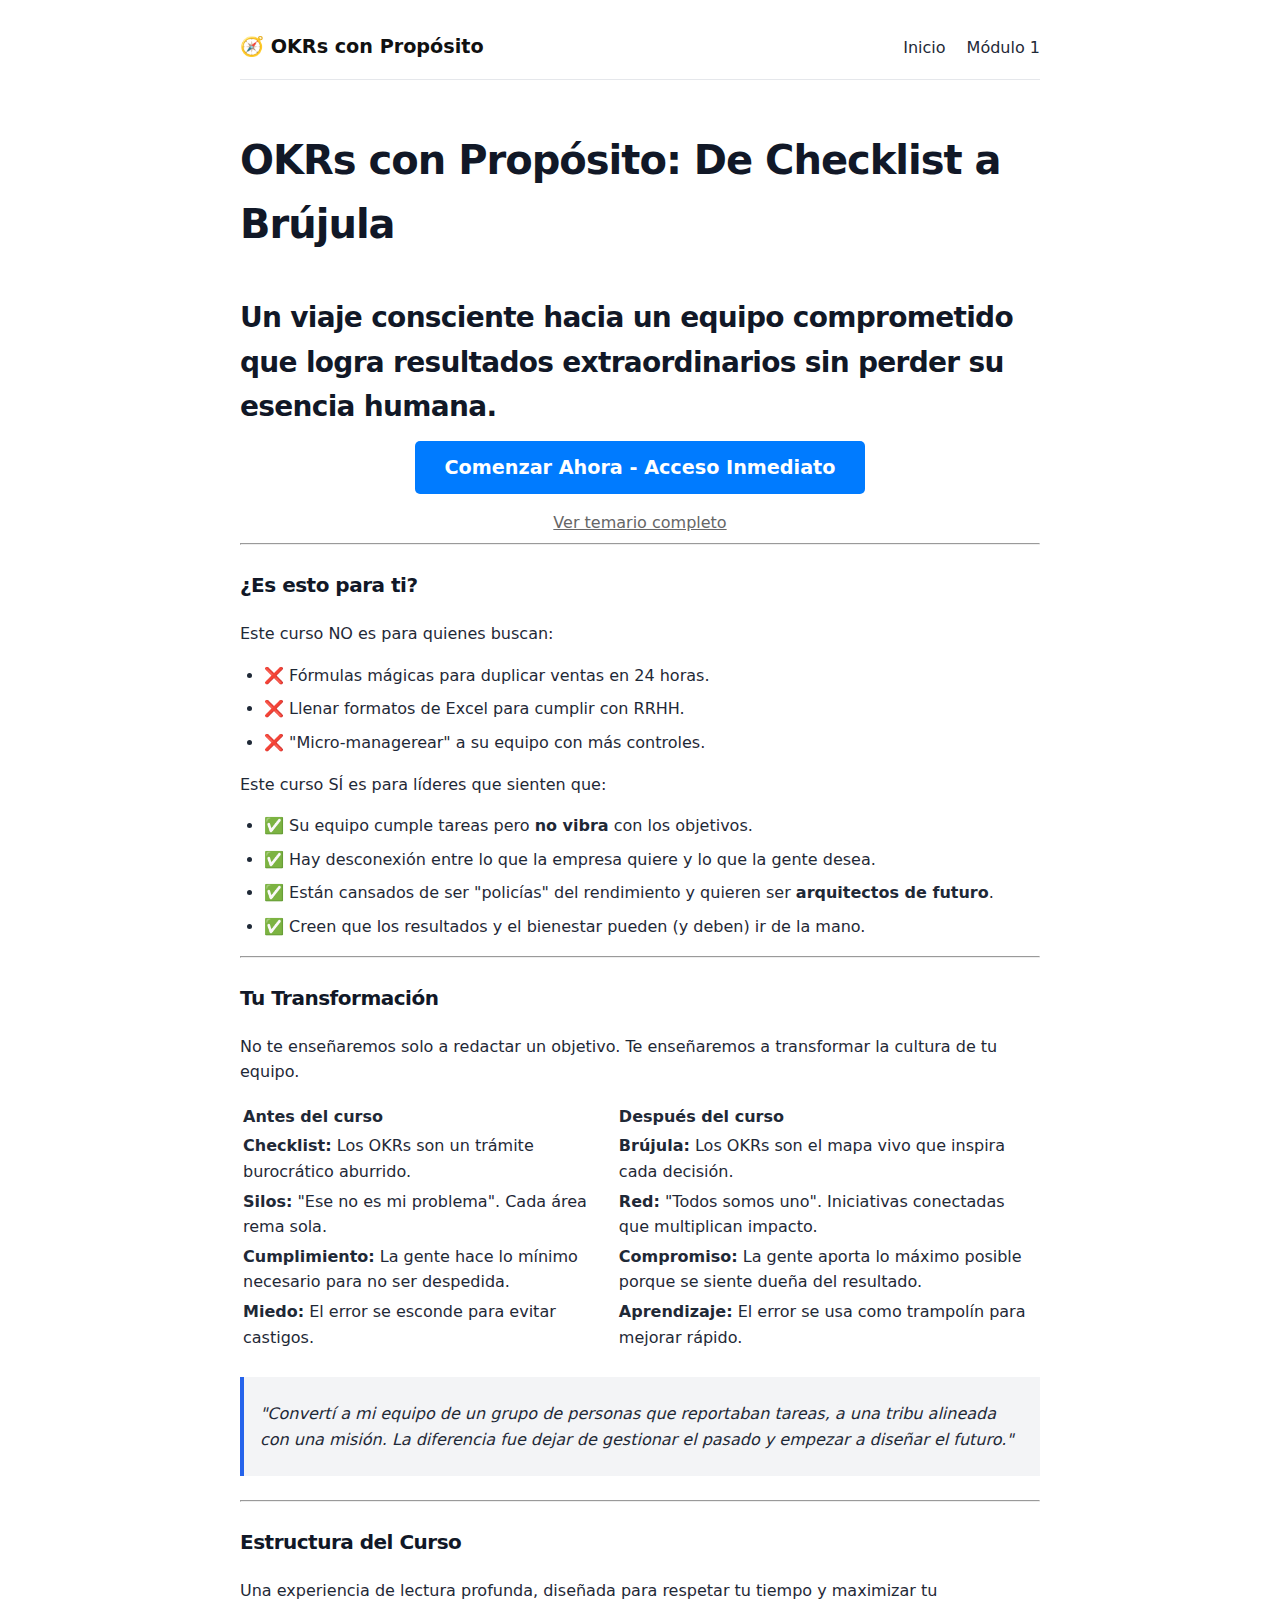
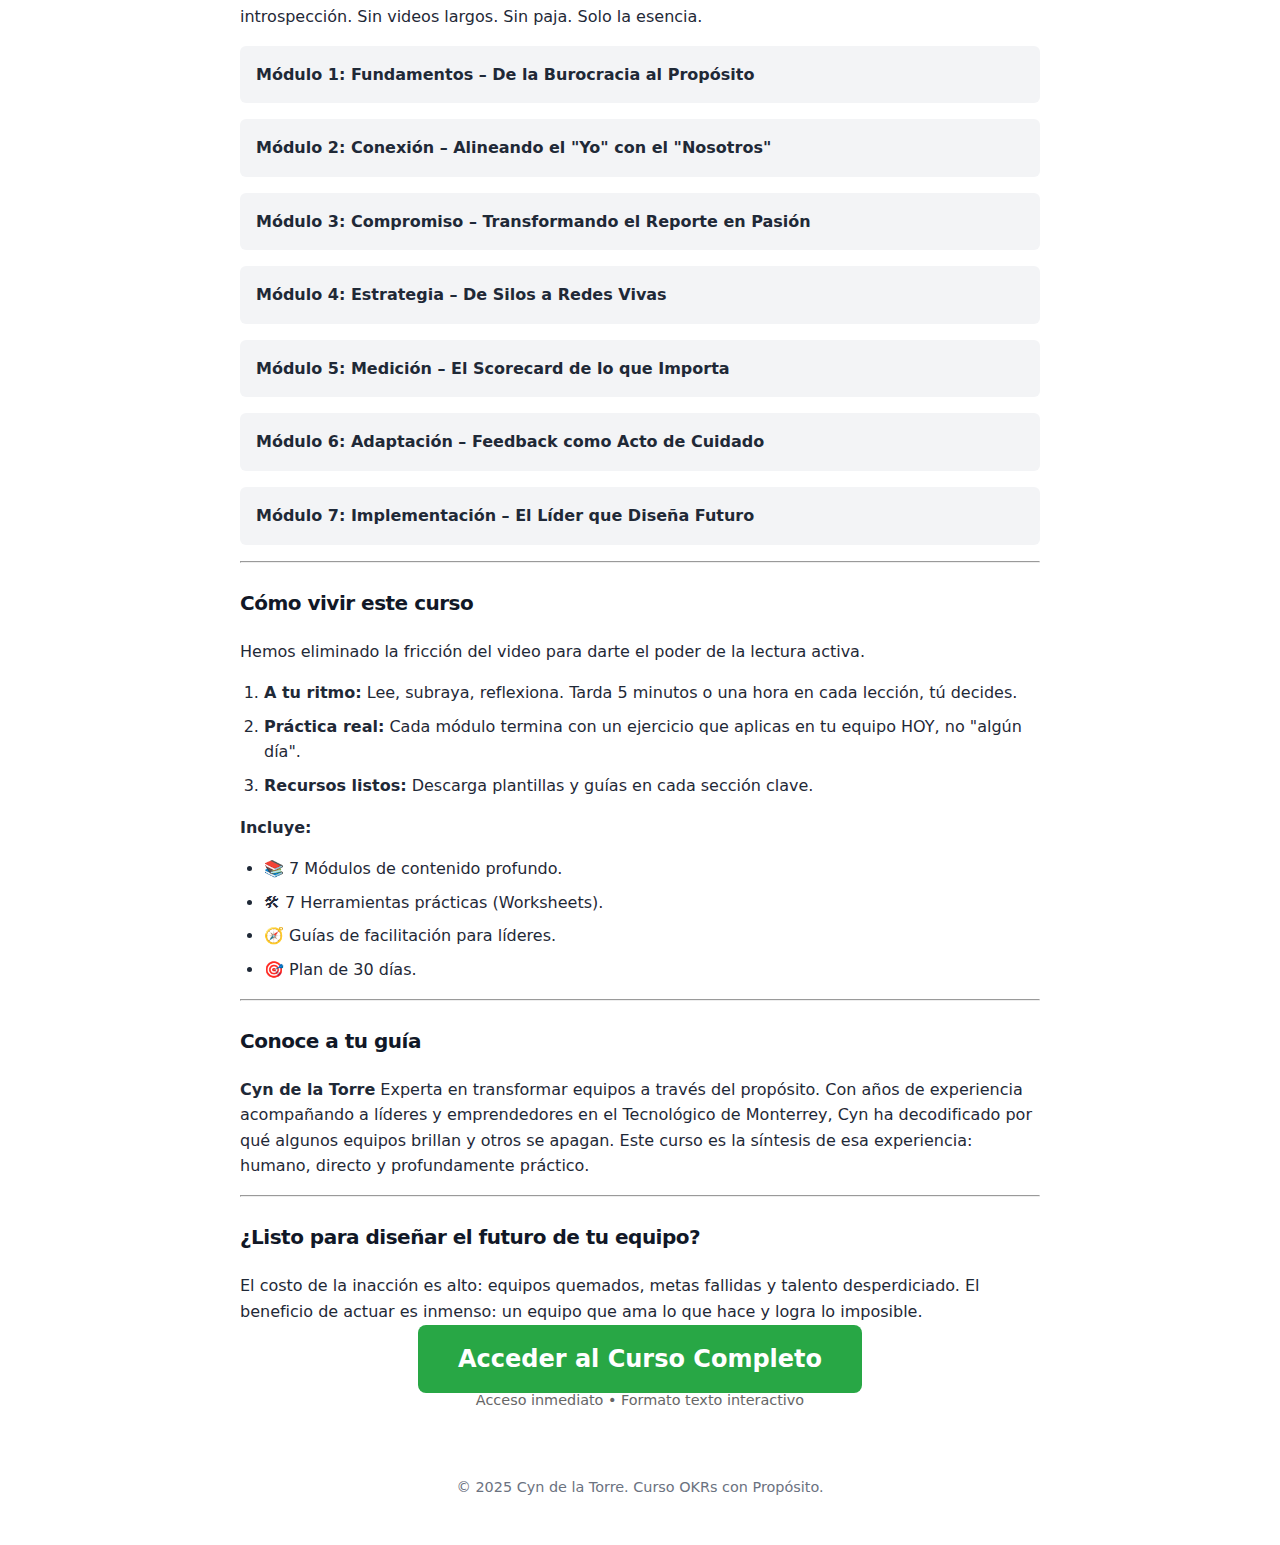
<file: index.html>
<!DOCTYPE html>
<html lang="es">
<head>
    <meta charset="UTF-8">
    <meta name="viewport" content="width=device-width, initial-scale=1.0">
    <title>Inicio - OKRs con Propósito</title>
    <link rel="stylesheet" href="./assets/style.css">
</head>
<body>
    <header>
        <div class="logo">
            <a href="./index.html" style="font-weight: bold; font-size: 1.2rem; color: #111;">🧭 OKRs con Propósito</a>
        </div>
        <nav>
            <a href="./index.html">Inicio</a>
            <a href="./course/modules/module_01.html">Módulo 1</a>
        </nav>
    </header>

    <main>
        <h1>OKRs con Propósito: De Checklist a Brújula</h1>
<h2>Un viaje consciente hacia un equipo comprometido que logra resultados extraordinarios sin perder su esencia humana.</h2>
<div align="center">
  <a href="./course/modules/module_01.html" style="background-color: #007bff; color: white; padding: 15px 30px; text-decoration: none; border-radius: 5px; font-weight: bold; font-size: 1.2em;">Comenzar Ahora - Acceso Inmediato</a>
  <br><br>
  <a href="#temario" style="color: #666; text-decoration: underline;">Ver temario completo</a>
</div>

<hr>
<h3>¿Es esto para ti?</h3>
<p>Este curso NO es para quienes buscan:</p>
<ul>
<li>❌ Fórmulas mágicas para duplicar ventas en 24 horas.</li>
<li>❌ Llenar formatos de Excel para cumplir con RRHH.</li>
<li>❌ &quot;Micro-managerear&quot; a su equipo con más controles.</li>
</ul>
<p>Este curso SÍ es para líderes que sienten que:</p>
<ul>
<li>✅ Su equipo cumple tareas pero <strong>no vibra</strong> con los objetivos.</li>
<li>✅ Hay desconexión entre lo que la empresa quiere y lo que la gente desea.</li>
<li>✅ Están cansados de ser &quot;policías&quot; del rendimiento y quieren ser <strong>arquitectos de futuro</strong>.</li>
<li>✅ Creen que los resultados y el bienestar pueden (y deben) ir de la mano.</li>
</ul>
<hr>
<h3>Tu Transformación</h3>
<p>No te enseñaremos solo a redactar un objetivo. Te enseñaremos a transformar la cultura de tu equipo.</p>
<table>
<thead>
<tr>
<th align="left">Antes del curso</th>
<th align="left">Después del curso</th>
</tr>
</thead>
<tbody><tr>
<td align="left"><strong>Checklist:</strong> Los OKRs son un trámite burocrático aburrido.</td>
<td align="left"><strong>Brújula:</strong> Los OKRs son el mapa vivo que inspira cada decisión.</td>
</tr>
<tr>
<td align="left"><strong>Silos:</strong> &quot;Ese no es mi problema&quot;. Cada área rema sola.</td>
<td align="left"><strong>Red:</strong> &quot;Todos somos uno&quot;. Iniciativas conectadas que multiplican impacto.</td>
</tr>
<tr>
<td align="left"><strong>Cumplimiento:</strong> La gente hace lo mínimo necesario para no ser despedida.</td>
<td align="left"><strong>Compromiso:</strong> La gente aporta lo máximo posible porque se siente dueña del resultado.</td>
</tr>
<tr>
<td align="left"><strong>Miedo:</strong> El error se esconde para evitar castigos.</td>
<td align="left"><strong>Aprendizaje:</strong> El error se usa como trampolín para mejorar rápido.</td>
</tr>
</tbody></table>
<blockquote>
<p><em>&quot;Convertí a mi equipo de un grupo de personas que reportaban tareas, a una tribu alineada con una misión. La diferencia fue dejar de gestionar el pasado y empezar a diseñar el futuro.&quot;</em></p>
</blockquote>
<hr>
<h3><a id="temario"></a>Estructura del Curso</h3>
<p>Una experiencia de lectura profunda, diseñada para respetar tu tiempo y maximizar tu introspección. Sin videos largos. Sin paja. Solo la esencia.</p>
<details>
<summary><strong>Módulo 1: Fundamentos – De la Burocracia al Propósito</strong></summary>
<ul>
    <li>Bienvenida: El problema de los OKRs "muertos".</li>
    <li>Checklist vs. Brújula: Un cambio de chip mental.</li>
    <li>Diagnóstico: ¿Dónde está parado tu equipo realmente?</li>
    <li>Tu nuevo rol: De controlador a facilitador.</li>
    <li><em>Resultado: Mentalidad renovada y diagnóstico claro.</em></li>
</ul>
</details>

<details>
<summary><strong>Módulo 2: Conexión – Alineando el "Yo" con el "Nosotros"</strong></summary>
<ul>
    <li>El motor oculto: Entendiendo la motivación intrínseca.</li>
    <li>Propósito Personal: Descubriendo qué mueve a tu gente.</li>
    <li>Propósito Colectivo: Definiendo la estrella norte.</li>
    <li>Taller de Alineación: El vínculo vital.</li>
    <li><em>Resultado: Hoja de ruta emocional del equipo.</em></li>
</ul>
</details>

<details>
<summary><strong>Módulo 3: Compromiso – Transformando el Reporte en Pasión</strong></summary>
<ul>
    <li>Equipo A vs. Equipo B: Casos de estudio.</li>
    <li>Accountability Auténtico: Orgullo, no miedo.</li>
    <li>Definiendo Aportes: Claridad de rol.</li>
    <li>Canvas de Compromisos Compartidos.</li>
    <li><em>Resultado: Compromisos visibles y públicos.</em></li>
</ul>
</details>

<details>
<summary><strong>Módulo 4: Estrategia – De Silos a Redes Vivas</strong></summary>
<ul>
    <li>La trampa de la Cascada (Waterfall).</li>
    <li>Red Colaborativa: El sistema operativo ágil.</li>
    <li>Conectando puntos: Iniciativas multi-impacto.</li>
    <li>Mapa de Red Estratégica.</li>
    <li><em>Resultado: Mapa visual de interdependencias.</em></li>
</ul>
</details>

<details>
<summary><strong>Módulo 5: Medición – El Scorecard de lo que Importa</strong></summary>
<ul>
    <li>KPIs (Operación) vs. OKRs (Transformación).</li>
    <li>Por qué medir la Cultura es estratégico.</li>
    <li>Los 4 Cuadrantes de la Salud Organizacional.</li>
    <li>Tu Scorecard Integral.</li>
    <li><em>Resultado: Tablero de mando equilibrado.</em></li>
</ul>
</details>

<details>
<summary><strong>Módulo 6: Adaptación – Feedback como Acto de Cuidado</strong></summary>
<ul>
    <li>El fin de la planeación estática.</li>
    <li>Feedback Instantáneo: Lecciones del deporte.</li>
    <li>Preguntas Poderosas para el 1:1.</li>
    <li>Guía de Feedback 360°.</li>
    <li><em>Resultado: Sistema de mejora continua instalado.</em></li>
</ul>
</details>

<details>
<summary><strong>Módulo 7: Implementación – El Líder que Diseña Futuro</strong></summary>
<ul>
    <li>Perfil del Líder de Futuro.</li>
    <li>Los 7 Errores Comunes a evitar.</li>
    <li>Reto de 30 Días: Tu plan de despegue.</li>
    <li>Cierre y Legado.</li>
    <li><em>Resultado: Plan de acción inmediato.</em></li>
</ul>
</details>

<hr>
<h3>Cómo vivir este curso</h3>
<p>Hemos eliminado la fricción del video para darte el poder de la lectura activa.</p>
<ol>
<li><strong>A tu ritmo:</strong> Lee, subraya, reflexiona. Tarda 5 minutos o una hora en cada lección, tú decides.</li>
<li><strong>Práctica real:</strong> Cada módulo termina con un ejercicio que aplicas en tu equipo HOY, no &quot;algún día&quot;.</li>
<li><strong>Recursos listos:</strong> Descarga plantillas y guías en cada sección clave.</li>
</ol>
<p><strong>Incluye:</strong></p>
<ul>
<li>📚 7 Módulos de contenido profundo.</li>
<li>🛠 7 Herramientas prácticas (Worksheets).</li>
<li>🧭 Guías de facilitación para líderes.</li>
<li>🎯 Plan de 30 días.</li>
</ul>
<hr>
<h3>Conoce a tu guía</h3>
<p><strong>Cyn de la Torre</strong>
Experta en transformar equipos a través del propósito. Con años de experiencia acompañando a líderes y emprendedores en el Tecnológico de Monterrey, Cyn ha decodificado por qué algunos equipos brillan y otros se apagan. Este curso es la síntesis de esa experiencia: humano, directo y profundamente práctico.</p>
<hr>
<h3>¿Listo para diseñar el futuro de tu equipo?</h3>
<p>El costo de la inacción es alto: equipos quemados, metas fallidas y talento desperdiciado.
El beneficio de actuar es inmenso: un equipo que ama lo que hace y logra lo imposible.</p>
<div align="center">
  <a href="./course/modules/module_01.html" style="background-color: #28a745; color: white; padding: 20px 40px; text-decoration: none; border-radius: 8px; font-weight: bold; font-size: 1.5em;">Acceder al Curso Completo</a>
  <p style="margin-top: 10px; font-size: 0.9em; color: #666;">Acceso inmediato • Formato texto interactivo</p>
</div>

    </main>

    <footer style="margin-top: 4rem; text-align: center; color: #6b7280; font-size: 0.9rem;">
        <p>© 2025 Cyn de la Torre. Curso OKRs con Propósito.</p>
    </footer>
</body>
</html>
</file>
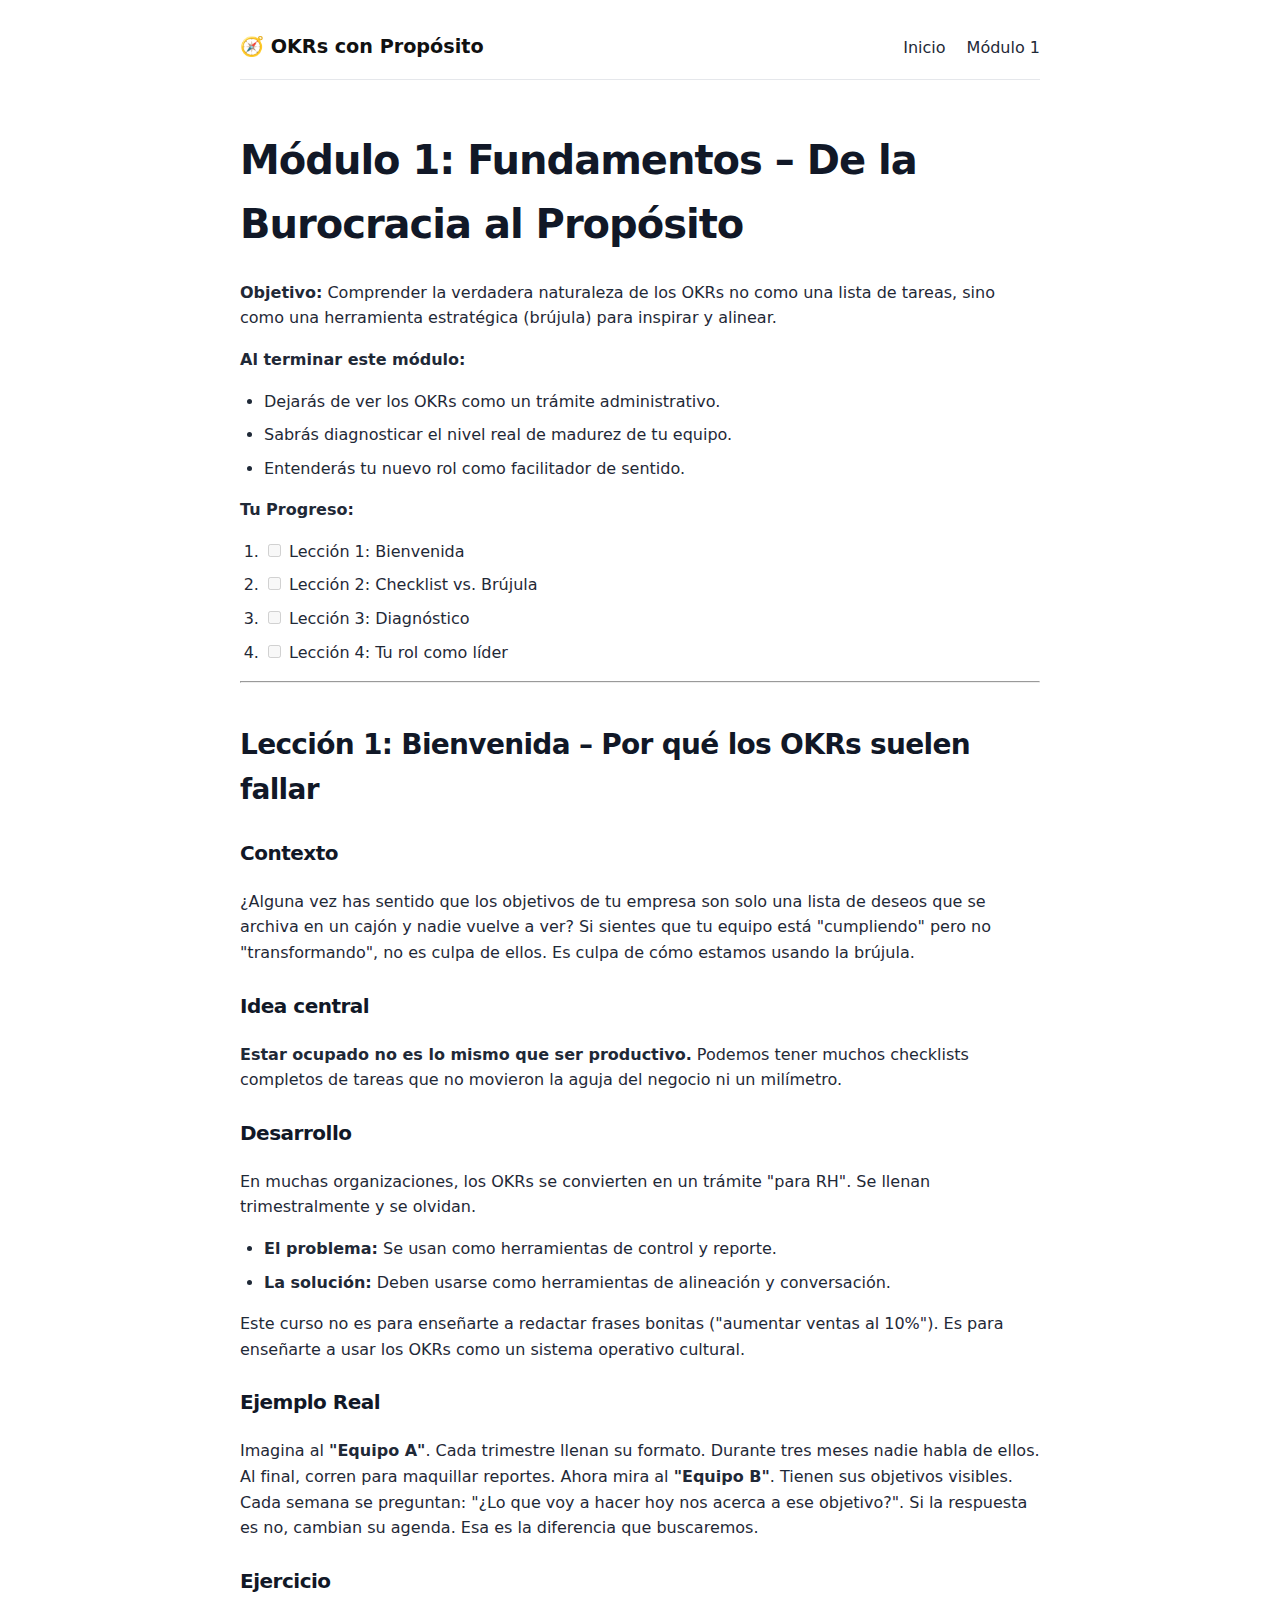
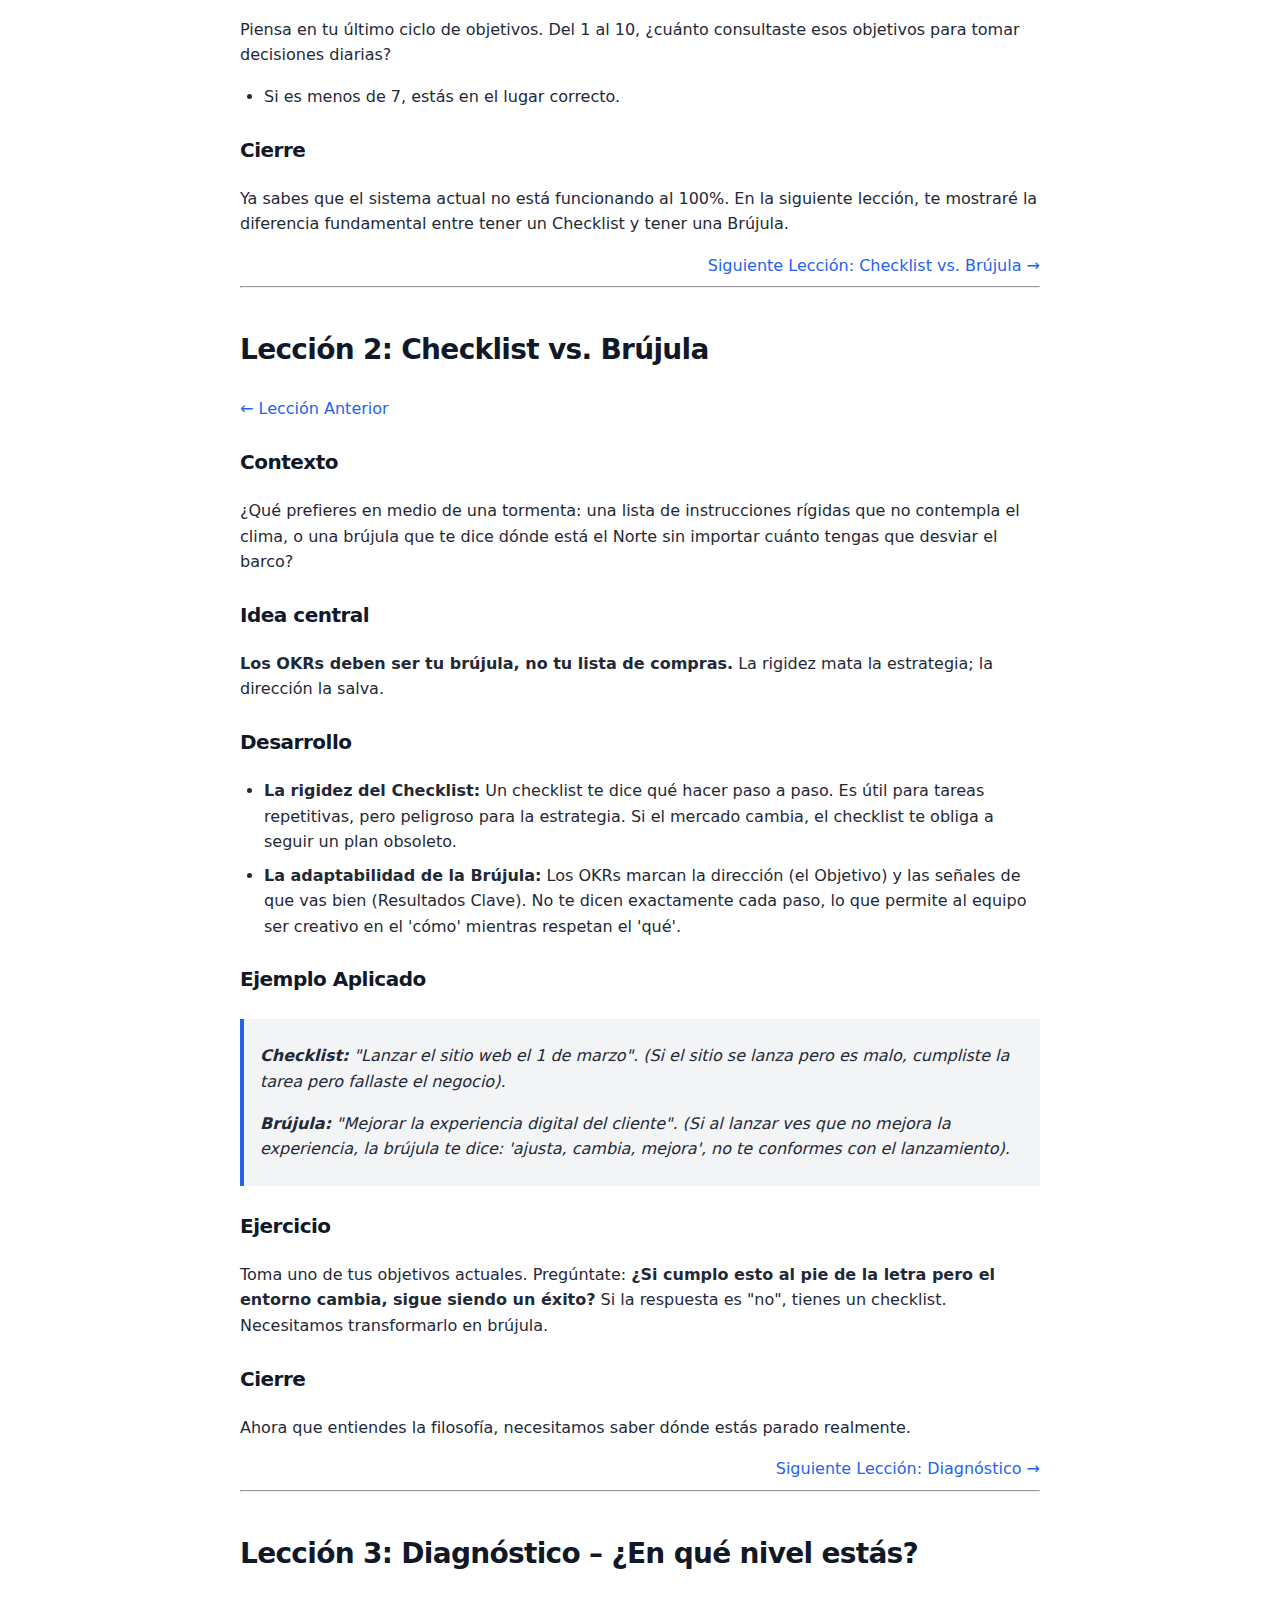
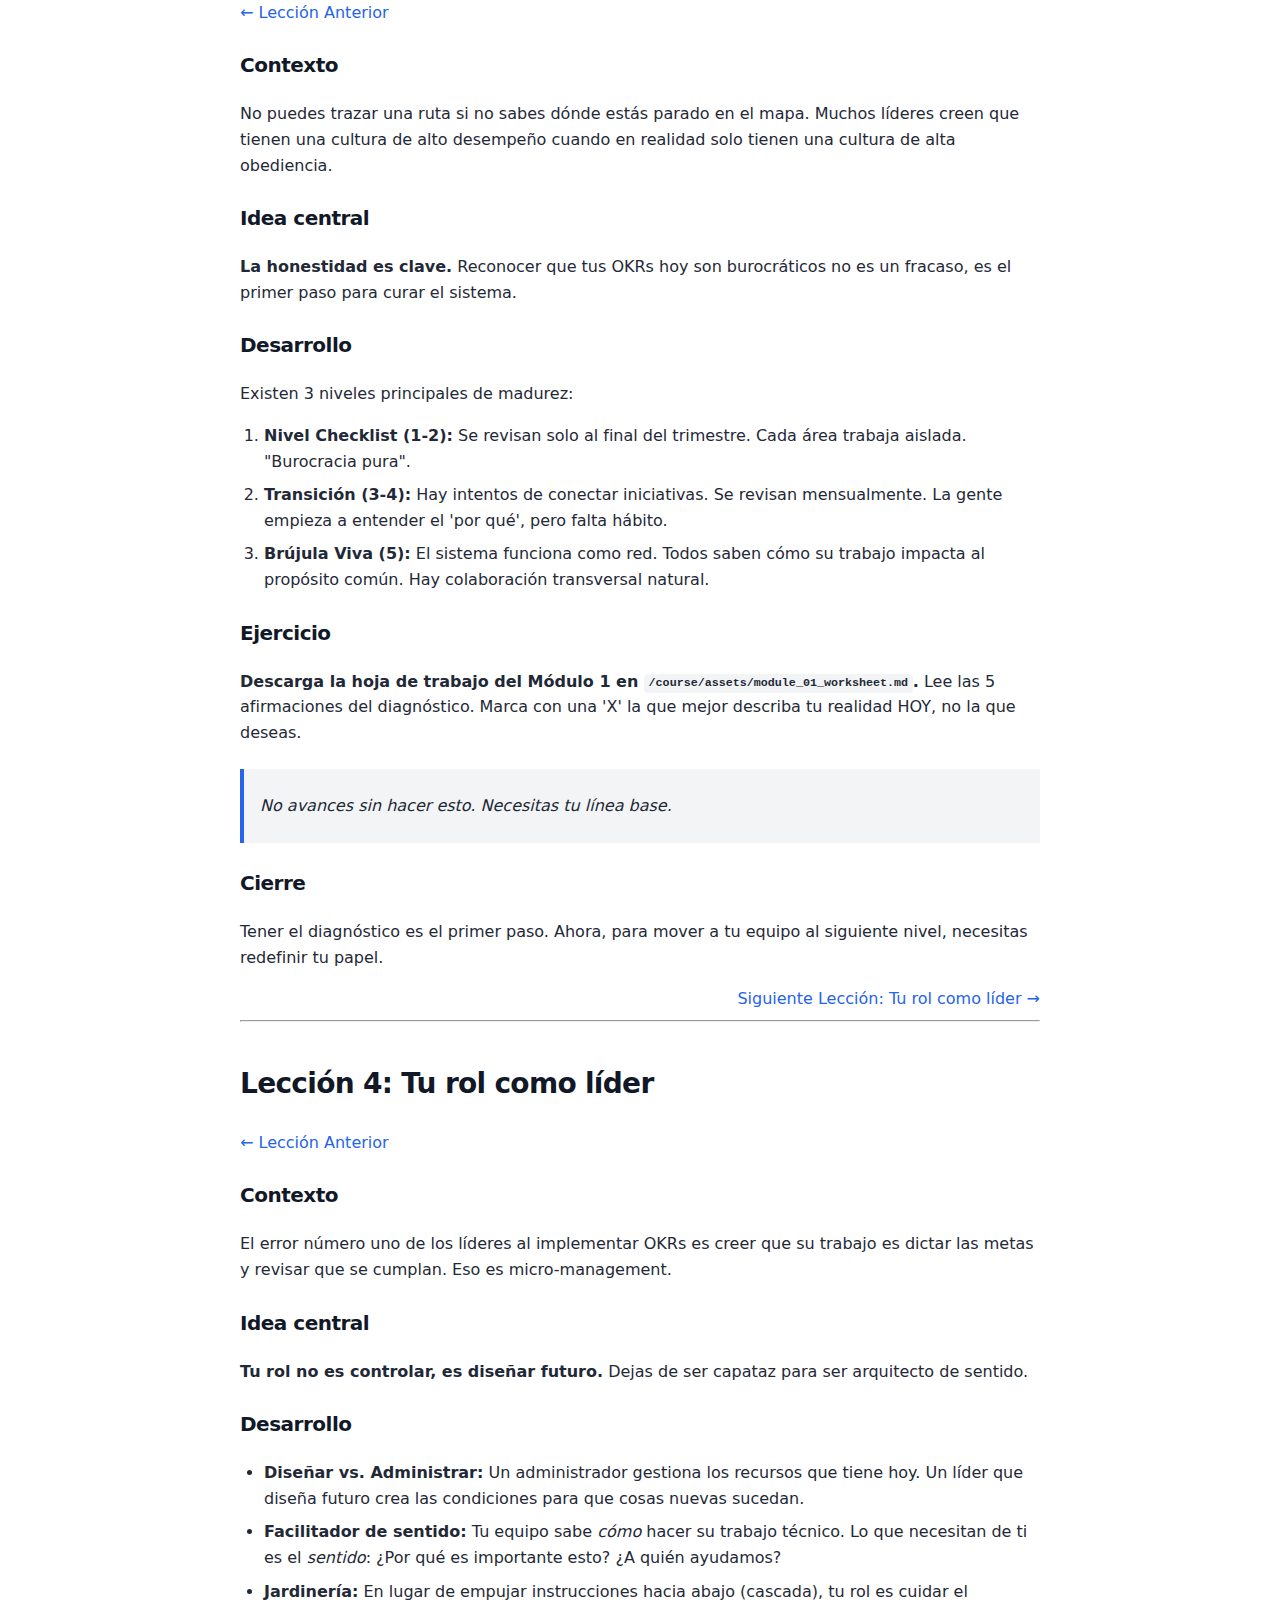
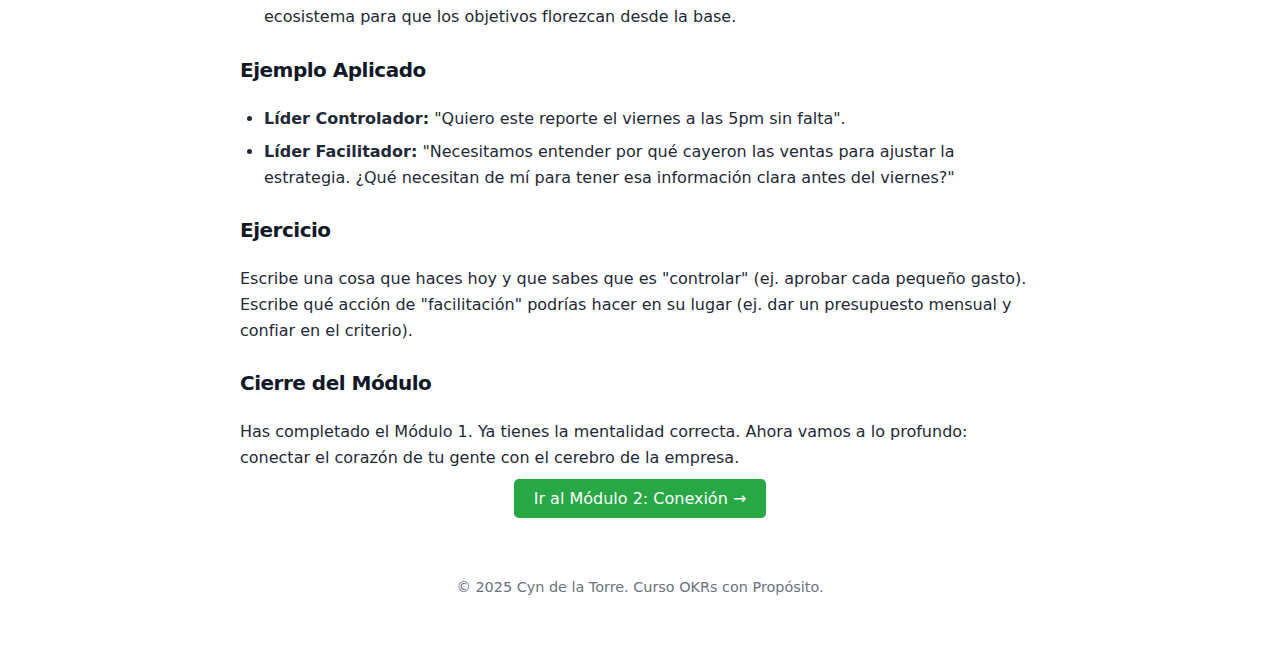
<file: course/modules/module_01.html>
<!DOCTYPE html>
<html lang="es">
<head>
    <meta charset="UTF-8">
    <meta name="viewport" content="width=device-width, initial-scale=1.0">
    <title>module_01 - OKRs con Propósito</title>
    <link rel="stylesheet" href="../../assets/style.css">
</head>
<body>
    <header>
        <div class="logo">
            <a href="../../index.html" style="font-weight: bold; font-size: 1.2rem; color: #111;">🧭 OKRs con Propósito</a>
        </div>
        <nav>
            <a href="../../index.html">Inicio</a>
            <a href="../../course/modules/module_01.html">Módulo 1</a>
        </nav>
    </header>

    <main>
        <h1>Módulo 1: Fundamentos – De la Burocracia al Propósito</h1>
<p><strong>Objetivo:</strong> Comprender la verdadera naturaleza de los OKRs no como una lista de tareas, sino como una herramienta estratégica (brújula) para inspirar y alinear.</p>
<p><strong>Al terminar este módulo:</strong></p>
<ul>
<li>Dejarás de ver los OKRs como un trámite administrativo.</li>
<li>Sabrás diagnosticar el nivel real de madurez de tu equipo.</li>
<li>Entenderás tu nuevo rol como facilitador de sentido.</li>
</ul>
<p><strong>Tu Progreso:</strong></p>
<ol>
<li><input disabled="" type="checkbox"> Lección 1: Bienvenida</li>
<li><input disabled="" type="checkbox"> Lección 2: Checklist vs. Brújula</li>
<li><input disabled="" type="checkbox"> Lección 3: Diagnóstico</li>
<li><input disabled="" type="checkbox"> Lección 4: Tu rol como líder</li>
</ol>
<hr>
<h2><a id="l1"></a>Lección 1: Bienvenida – Por qué los OKRs suelen fallar</h2>
<h3>Contexto</h3>
<p>¿Alguna vez has sentido que los objetivos de tu empresa son solo una lista de deseos que se archiva en un cajón y nadie vuelve a ver? Si sientes que tu equipo está &quot;cumpliendo&quot; pero no &quot;transformando&quot;, no es culpa de ellos. Es culpa de cómo estamos usando la brújula.</p>
<h3>Idea central</h3>
<p><strong>Estar ocupado no es lo mismo que ser productivo.</strong> Podemos tener muchos checklists completos de tareas que no movieron la aguja del negocio ni un milímetro.</p>
<h3>Desarrollo</h3>
<p>En muchas organizaciones, los OKRs se convierten en un trámite &quot;para RH&quot;. Se llenan trimestralmente y se olvidan.</p>
<ul>
<li><strong>El problema:</strong> Se usan como herramientas de control y reporte.</li>
<li><strong>La solución:</strong> Deben usarse como herramientas de alineación y conversación.</li>
</ul>
<p>Este curso no es para enseñarte a redactar frases bonitas (&quot;aumentar ventas al 10%&quot;). Es para enseñarte a usar los OKRs como un sistema operativo cultural.</p>
<h3>Ejemplo Real</h3>
<p>Imagina al <strong>&quot;Equipo A&quot;</strong>. Cada trimestre llenan su formato. Durante tres meses nadie habla de ellos. Al final, corren para maquillar reportes.
Ahora mira al <strong>&quot;Equipo B&quot;</strong>. Tienen sus objetivos visibles. Cada semana se preguntan: &quot;¿Lo que voy a hacer hoy nos acerca a ese objetivo?&quot;. Si la respuesta es no, cambian su agenda. Esa es la diferencia que buscaremos.</p>
<h3>Ejercicio</h3>
<p>Piensa en tu último ciclo de objetivos. Del 1 al 10, ¿cuánto consultaste esos objetivos para tomar decisiones diarias?</p>
<ul>
<li>Si es menos de 7, estás en el lugar correcto.</li>
</ul>
<h3>Cierre</h3>
<p>Ya sabes que el sistema actual no está funcionando al 100%. En la siguiente lección, te mostraré la diferencia fundamental entre tener un Checklist y tener una Brújula.</p>
<div align="right">
  <a href="#l2">Siguiente Lección: Checklist vs. Brújula →</a>
</div>

<hr>
<h2><a id="l2"></a>Lección 2: Checklist vs. Brújula</h2>
<div align="left">
  <a href="#l1">← Lección Anterior</a>
</div>

<h3>Contexto</h3>
<p>¿Qué prefieres en medio de una tormenta: una lista de instrucciones rígidas que no contempla el clima, o una brújula que te dice dónde está el Norte sin importar cuánto tengas que desviar el barco?</p>
<h3>Idea central</h3>
<p><strong>Los OKRs deben ser tu brújula, no tu lista de compras.</strong> La rigidez mata la estrategia; la dirección la salva.</p>
<h3>Desarrollo</h3>
<ul>
<li><strong>La rigidez del Checklist:</strong> Un checklist te dice qué hacer paso a paso. Es útil para tareas repetitivas, pero peligroso para la estrategia. Si el mercado cambia, el checklist te obliga a seguir un plan obsoleto.</li>
<li><strong>La adaptabilidad de la Brújula:</strong> Los OKRs marcan la dirección (el Objetivo) y las señales de que vas bien (Resultados Clave). No te dicen exactamente cada paso, lo que permite al equipo ser creativo en el &#39;cómo&#39; mientras respetan el &#39;qué&#39;.</li>
</ul>
<h3>Ejemplo Aplicado</h3>
<blockquote>
<p><strong>Checklist:</strong> &quot;Lanzar el sitio web el 1 de marzo&quot;.
(Si el sitio se lanza pero es malo, cumpliste la tarea pero fallaste el negocio).</p>
<p><strong>Brújula:</strong> &quot;Mejorar la experiencia digital del cliente&quot;.
(Si al lanzar ves que no mejora la experiencia, la brújula te dice: &#39;ajusta, cambia, mejora&#39;, no te conformes con el lanzamiento).</p>
</blockquote>
<h3>Ejercicio</h3>
<p>Toma uno de tus objetivos actuales. Pregúntate:
<strong>¿Si cumplo esto al pie de la letra pero el entorno cambia, sigue siendo un éxito?</strong>
Si la respuesta es &quot;no&quot;, tienes un checklist. Necesitamos transformarlo en brújula.</p>
<h3>Cierre</h3>
<p>Ahora que entiendes la filosofía, necesitamos saber dónde estás parado realmente.</p>
<div align="right">
  <a href="#l3">Siguiente Lección: Diagnóstico →</a>
</div>

<hr>
<h2><a id="l3"></a>Lección 3: Diagnóstico – ¿En qué nivel estás?</h2>
<div align="left">
  <a href="#l2">← Lección Anterior</a>
</div>

<h3>Contexto</h3>
<p>No puedes trazar una ruta si no sabes dónde estás parado en el mapa. Muchos líderes creen que tienen una cultura de alto desempeño cuando en realidad solo tienen una cultura de alta obediencia.</p>
<h3>Idea central</h3>
<p><strong>La honestidad es clave.</strong> Reconocer que tus OKRs hoy son burocráticos no es un fracaso, es el primer paso para curar el sistema.</p>
<h3>Desarrollo</h3>
<p>Existen 3 niveles principales de madurez:</p>
<ol>
<li><strong>Nivel Checklist (1-2):</strong> Se revisan solo al final del trimestre. Cada área trabaja aislada. &quot;Burocracia pura&quot;.</li>
<li><strong>Transición (3-4):</strong> Hay intentos de conectar iniciativas. Se revisan mensualmente. La gente empieza a entender el &#39;por qué&#39;, pero falta hábito.</li>
<li><strong>Brújula Viva (5):</strong> El sistema funciona como red. Todos saben cómo su trabajo impacta al propósito común. Hay colaboración transversal natural.</li>
</ol>
<h3>Ejercicio</h3>
<p><strong>Descarga la hoja de trabajo del Módulo 1 en <code>/course/assets/module_01_worksheet.md</code>.</strong>
Lee las 5 afirmaciones del diagnóstico. Marca con una &#39;X&#39; la que mejor describa tu realidad HOY, no la que deseas.</p>
<blockquote>
<p><em>No avances sin hacer esto. Necesitas tu línea base.</em></p>
</blockquote>
<h3>Cierre</h3>
<p>Tener el diagnóstico es el primer paso. Ahora, para mover a tu equipo al siguiente nivel, necesitas redefinir tu papel.</p>
<div align="right">
  <a href="#l4">Siguiente Lección: Tu rol como líder →</a>
</div>

<hr>
<h2><a id="l4"></a>Lección 4: Tu rol como líder</h2>
<div align="left">
  <a href="#l3">← Lección Anterior</a>
</div>

<h3>Contexto</h3>
<p>El error número uno de los líderes al implementar OKRs es creer que su trabajo es dictar las metas y revisar que se cumplan. Eso es micro-management.</p>
<h3>Idea central</h3>
<p><strong>Tu rol no es controlar, es diseñar futuro.</strong> Dejas de ser capataz para ser arquitecto de sentido.</p>
<h3>Desarrollo</h3>
<ul>
<li><strong>Diseñar vs. Administrar:</strong> Un administrador gestiona los recursos que tiene hoy. Un líder que diseña futuro crea las condiciones para que cosas nuevas sucedan.</li>
<li><strong>Facilitador de sentido:</strong> Tu equipo sabe <em>cómo</em> hacer su trabajo técnico. Lo que necesitan de ti es el <em>sentido</em>: ¿Por qué es importante esto? ¿A quién ayudamos?</li>
<li><strong>Jardinería:</strong> En lugar de empujar instrucciones hacia abajo (cascada), tu rol es cuidar el ecosistema para que los objetivos florezcan desde la base.</li>
</ul>
<h3>Ejemplo Aplicado</h3>
<ul>
<li><strong>Líder Controlador:</strong> &quot;Quiero este reporte el viernes a las 5pm sin falta&quot;.</li>
<li><strong>Líder Facilitador:</strong> &quot;Necesitamos entender por qué cayeron las ventas para ajustar la estrategia. ¿Qué necesitan de mí para tener esa información clara antes del viernes?&quot;</li>
</ul>
<h3>Ejercicio</h3>
<p>Escribe una cosa que haces hoy y que sabes que es &quot;controlar&quot; (ej. aprobar cada pequeño gasto).
Escribe qué acción de &quot;facilitación&quot; podrías hacer en su lugar (ej. dar un presupuesto mensual y confiar en el criterio).</p>
<h3>Cierre del Módulo</h3>
<p>Has completado el Módulo 1. Ya tienes la mentalidad correcta. Ahora vamos a lo profundo: conectar el corazón de tu gente con el cerebro de la empresa.</p>
<div align="center">
  <a href="../../course/modules/module_02.html" style="background-color: #28a745; color: white; padding: 10px 20px; text-decoration: none; border-radius: 5px;">Ir al Módulo 2: Conexión →</a>
</div>

    </main>

    <footer style="margin-top: 4rem; text-align: center; color: #6b7280; font-size: 0.9rem;">
        <p>© 2025 Cyn de la Torre. Curso OKRs con Propósito.</p>
    </footer>
</body>
</html>
</file>
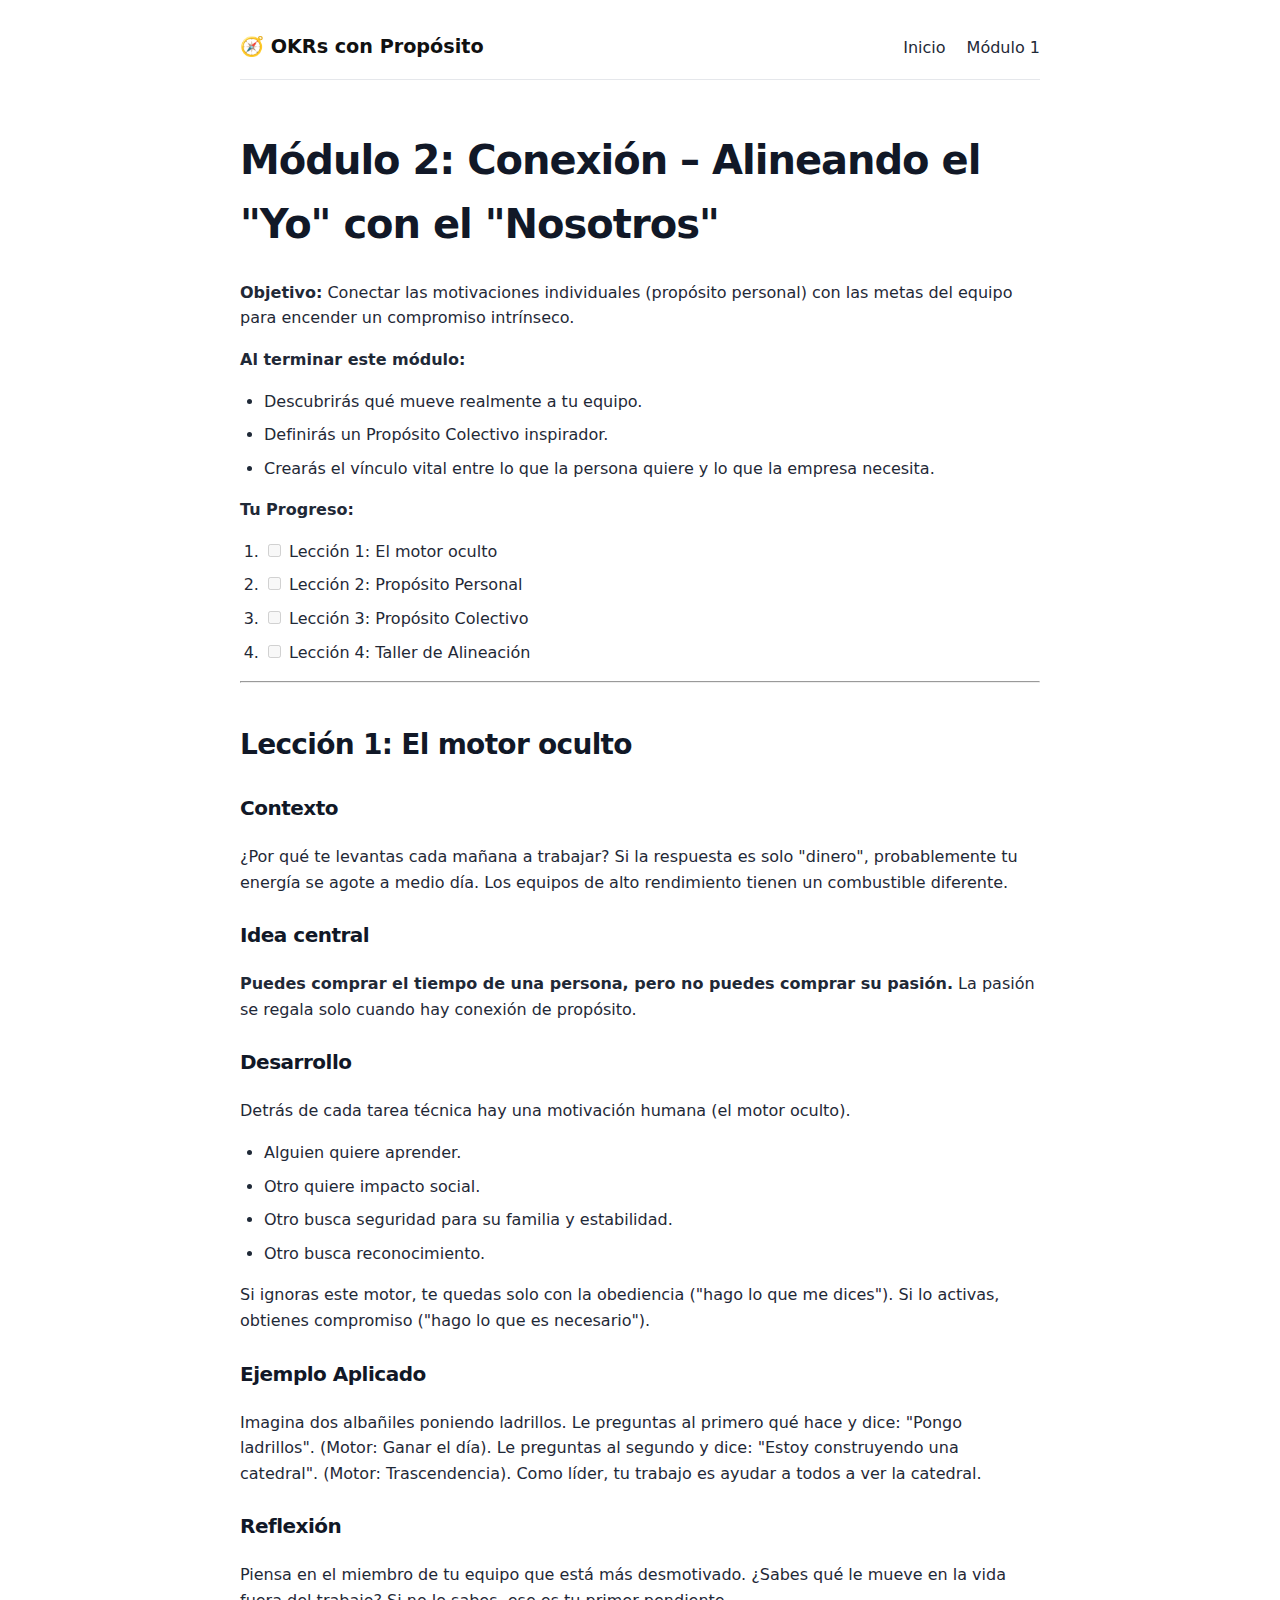
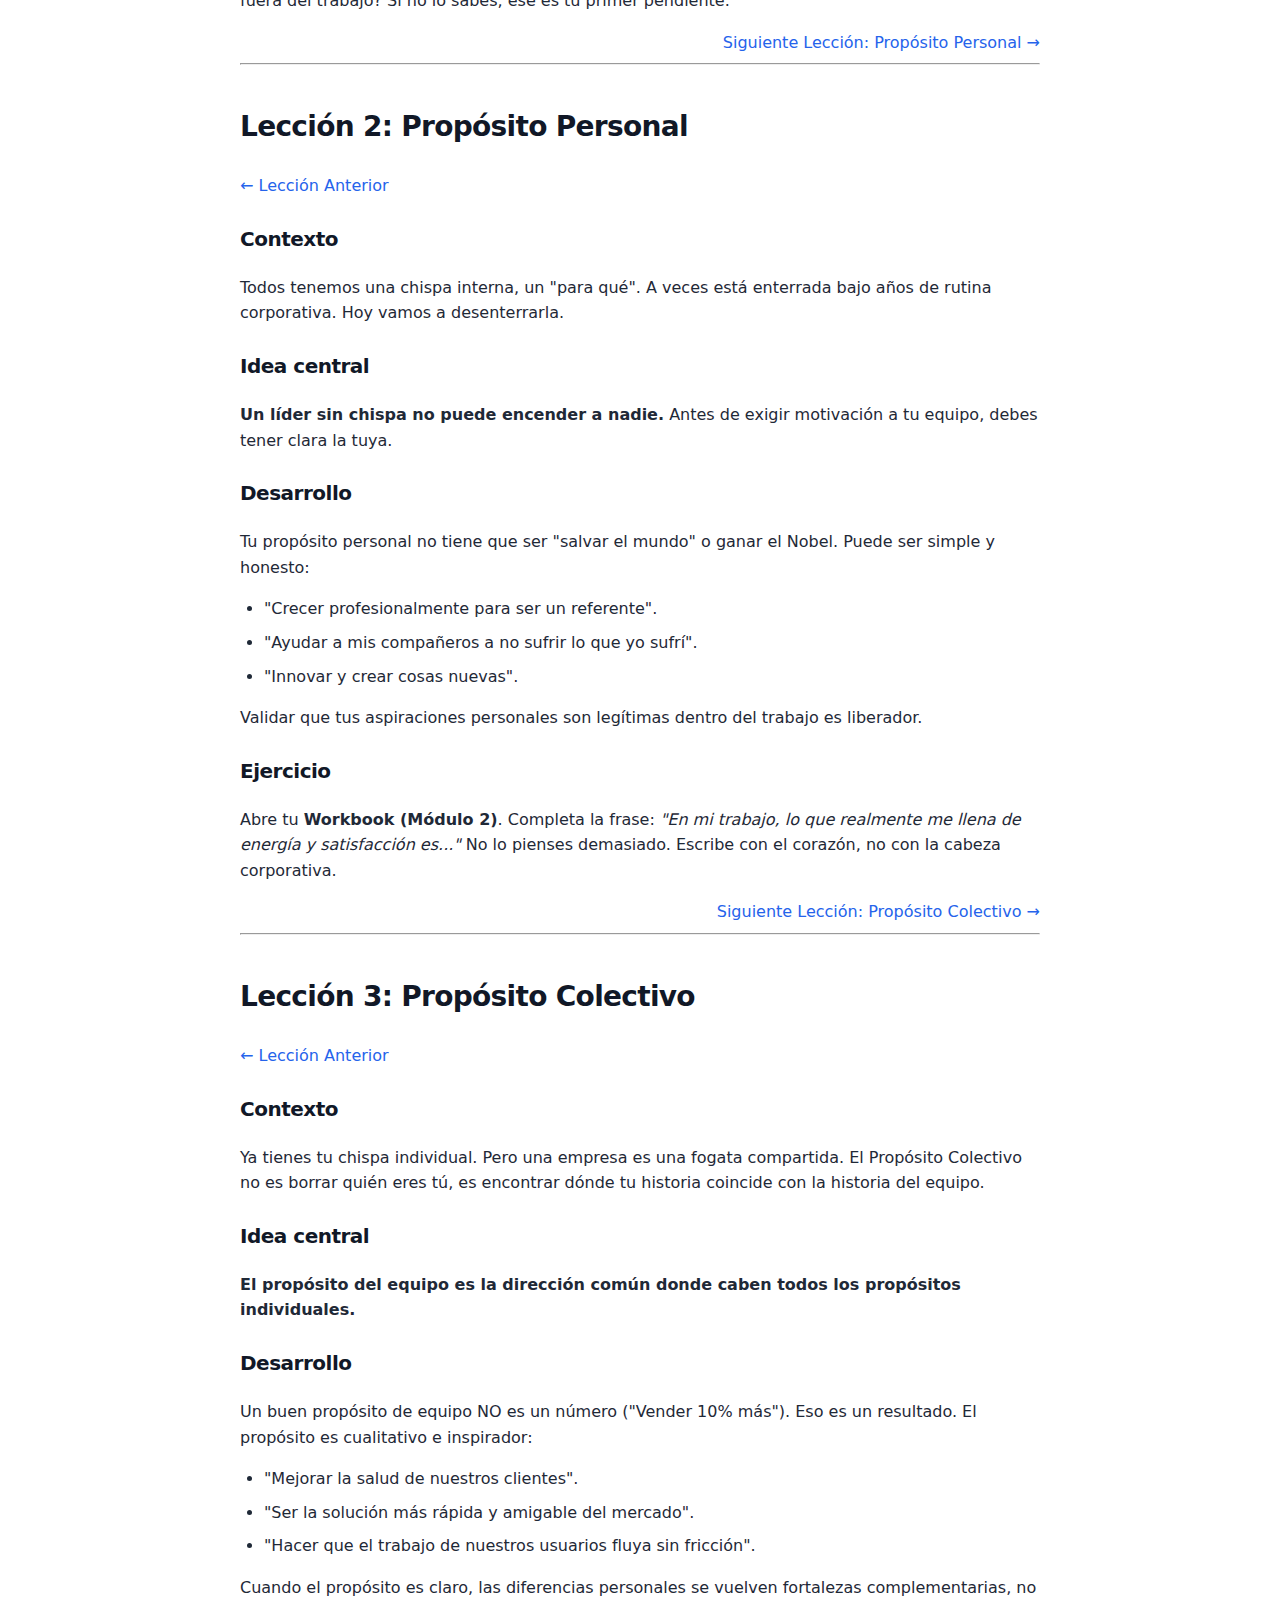
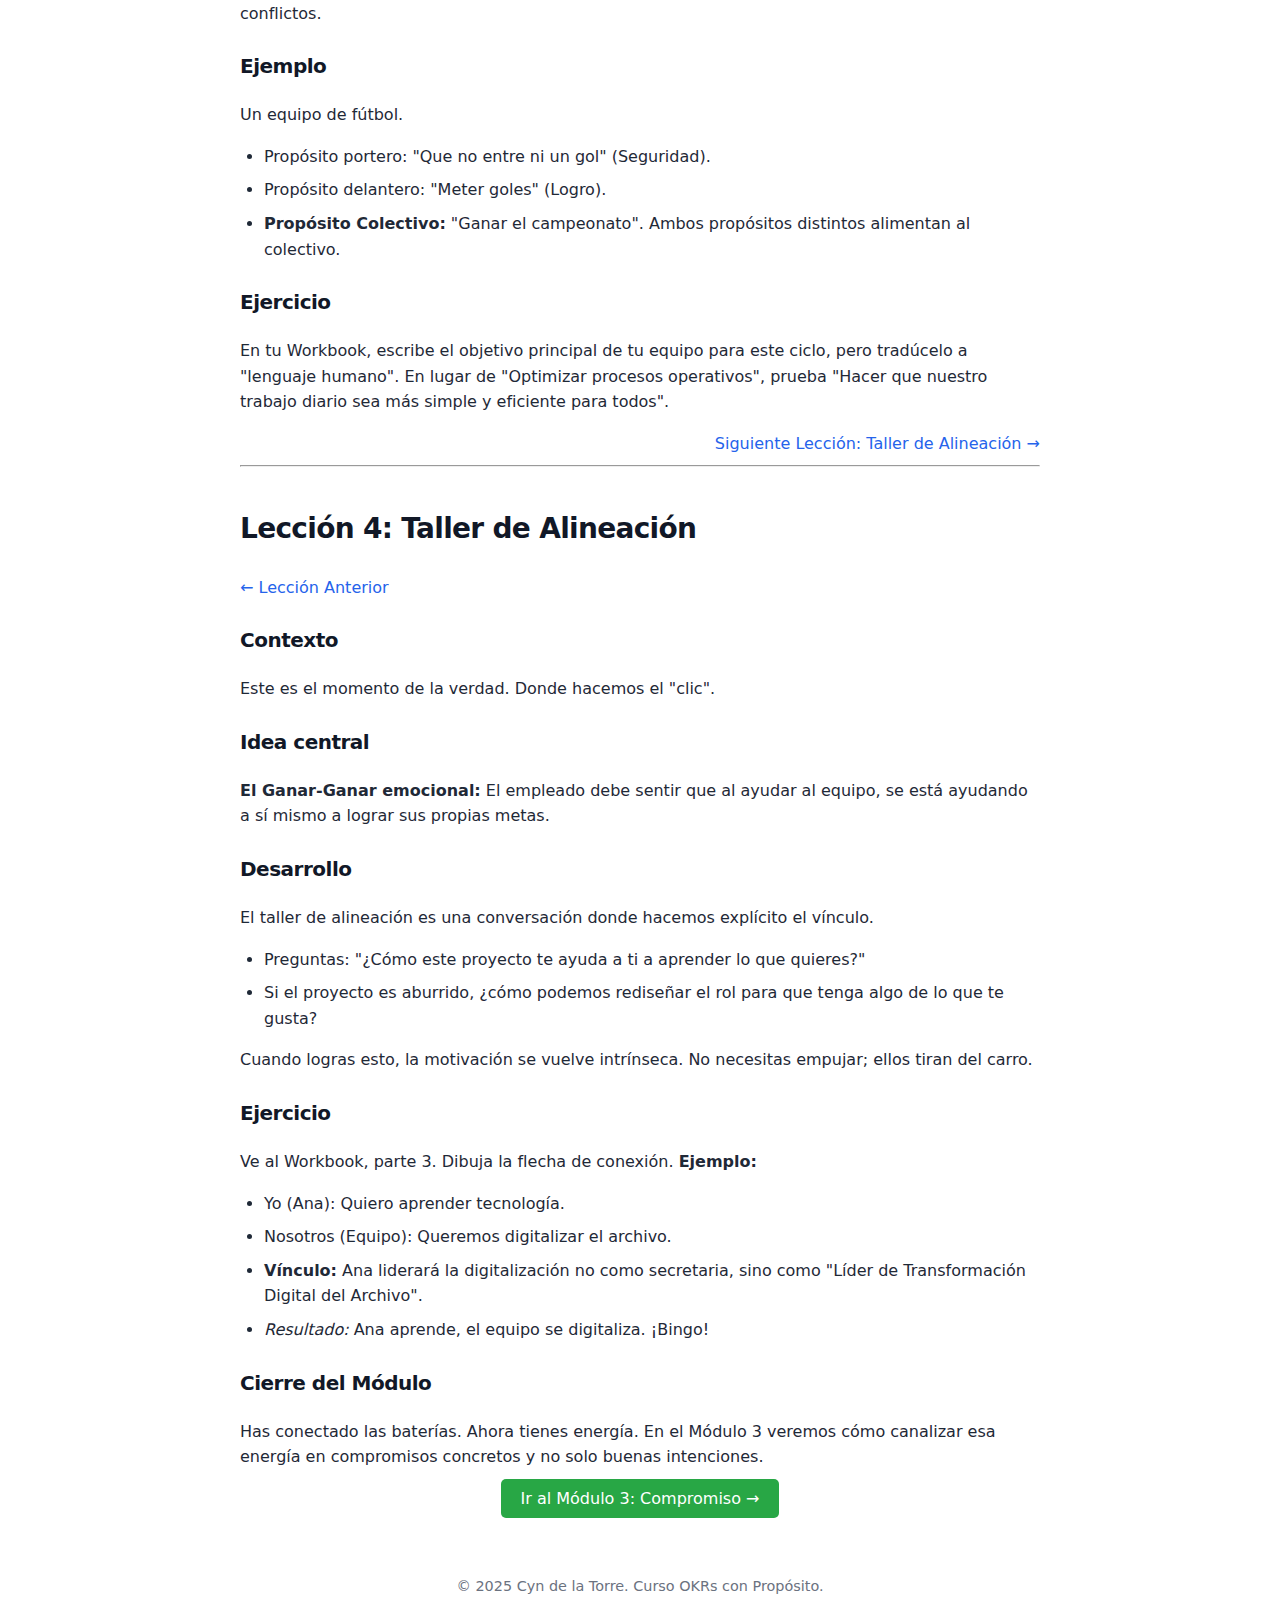
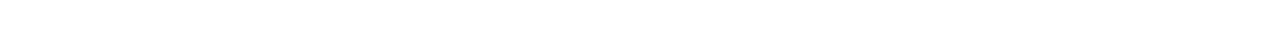
<file: course/modules/module_02.html>
<!DOCTYPE html>
<html lang="es">
<head>
    <meta charset="UTF-8">
    <meta name="viewport" content="width=device-width, initial-scale=1.0">
    <title>module_02 - OKRs con Propósito</title>
    <link rel="stylesheet" href="../../assets/style.css">
</head>
<body>
    <header>
        <div class="logo">
            <a href="../../index.html" style="font-weight: bold; font-size: 1.2rem; color: #111;">🧭 OKRs con Propósito</a>
        </div>
        <nav>
            <a href="../../index.html">Inicio</a>
            <a href="../../course/modules/module_01.html">Módulo 1</a>
        </nav>
    </header>

    <main>
        <h1>Módulo 2: Conexión – Alineando el &quot;Yo&quot; con el &quot;Nosotros&quot;</h1>
<p><strong>Objetivo:</strong> Conectar las motivaciones individuales (propósito personal) con las metas del equipo para encender un compromiso intrínseco.</p>
<p><strong>Al terminar este módulo:</strong></p>
<ul>
<li>Descubrirás qué mueve realmente a tu equipo.</li>
<li>Definirás un Propósito Colectivo inspirador.</li>
<li>Crearás el vínculo vital entre lo que la persona quiere y lo que la empresa necesita.</li>
</ul>
<p><strong>Tu Progreso:</strong></p>
<ol>
<li><input disabled="" type="checkbox"> Lección 1: El motor oculto</li>
<li><input disabled="" type="checkbox"> Lección 2: Propósito Personal</li>
<li><input disabled="" type="checkbox"> Lección 3: Propósito Colectivo</li>
<li><input disabled="" type="checkbox"> Lección 4: Taller de Alineación</li>
</ol>
<hr>
<h2><a id="l1"></a>Lección 1: El motor oculto</h2>
<h3>Contexto</h3>
<p>¿Por qué te levantas cada mañana a trabajar? Si la respuesta es solo &quot;dinero&quot;, probablemente tu energía se agote a medio día. Los equipos de alto rendimiento tienen un combustible diferente.</p>
<h3>Idea central</h3>
<p><strong>Puedes comprar el tiempo de una persona, pero no puedes comprar su pasión.</strong> La pasión se regala solo cuando hay conexión de propósito.</p>
<h3>Desarrollo</h3>
<p>Detrás de cada tarea técnica hay una motivación humana (el motor oculto).</p>
<ul>
<li>Alguien quiere aprender.</li>
<li>Otro quiere impacto social.</li>
<li>Otro busca seguridad para su familia y estabilidad.</li>
<li>Otro busca reconocimiento.</li>
</ul>
<p>Si ignoras este motor, te quedas solo con la obediencia (&quot;hago lo que me dices&quot;). Si lo activas, obtienes compromiso (&quot;hago lo que es necesario&quot;).</p>
<h3>Ejemplo Aplicado</h3>
<p>Imagina dos albañiles poniendo ladrillos.
Le preguntas al primero qué hace y dice: &quot;Pongo ladrillos&quot;. (Motor: Ganar el día).
Le preguntas al segundo y dice: &quot;Estoy construyendo una catedral&quot;. (Motor: Trascendencia).
Como líder, tu trabajo es ayudar a todos a ver la catedral.</p>
<h3>Reflexión</h3>
<p>Piensa en el miembro de tu equipo que está más desmotivado. ¿Sabes qué le mueve en la vida fuera del trabajo? Si no lo sabes, ese es tu primer pendiente.</p>
<div align="right">
  <a href="#l2">Siguiente Lección: Propósito Personal →</a>
</div>

<hr>
<h2><a id="l2"></a>Lección 2: Propósito Personal</h2>
<div align="left">
  <a href="#l1">← Lección Anterior</a>
</div>

<h3>Contexto</h3>
<p>Todos tenemos una chispa interna, un &quot;para qué&quot;. A veces está enterrada bajo años de rutina corporativa. Hoy vamos a desenterrarla.</p>
<h3>Idea central</h3>
<p><strong>Un líder sin chispa no puede encender a nadie.</strong> Antes de exigir motivación a tu equipo, debes tener clara la tuya.</p>
<h3>Desarrollo</h3>
<p>Tu propósito personal no tiene que ser &quot;salvar el mundo&quot; o ganar el Nobel. Puede ser simple y honesto:</p>
<ul>
<li>&quot;Crecer profesionalmente para ser un referente&quot;.</li>
<li>&quot;Ayudar a mis compañeros a no sufrir lo que yo sufrí&quot;.</li>
<li>&quot;Innovar y crear cosas nuevas&quot;.</li>
</ul>
<p>Validar que tus aspiraciones personales son legítimas dentro del trabajo es liberador.</p>
<h3>Ejercicio</h3>
<p>Abre tu <strong>Workbook (Módulo 2)</strong>.
Completa la frase: <em>&quot;En mi trabajo, lo que realmente me llena de energía y satisfacción es...&quot;</em>
No lo pienses demasiado. Escribe con el corazón, no con la cabeza corporativa.</p>
<div align="right">
  <a href="#l3">Siguiente Lección: Propósito Colectivo →</a>
</div>

<hr>
<h2><a id="l3"></a>Lección 3: Propósito Colectivo</h2>
<div align="left">
  <a href="#l2">← Lección Anterior</a>
</div>

<h3>Contexto</h3>
<p>Ya tienes tu chispa individual. Pero una empresa es una fogata compartida. El Propósito Colectivo no es borrar quién eres tú, es encontrar dónde tu historia coincide con la historia del equipo.</p>
<h3>Idea central</h3>
<p><strong>El propósito del equipo es la dirección común donde caben todos los propósitos individuales.</strong></p>
<h3>Desarrollo</h3>
<p>Un buen propósito de equipo NO es un número (&quot;Vender 10% más&quot;). Eso es un resultado.
El propósito es cualitativo e inspirador:</p>
<ul>
<li>&quot;Mejorar la salud de nuestros clientes&quot;.</li>
<li>&quot;Ser la solución más rápida y amigable del mercado&quot;.</li>
<li>&quot;Hacer que el trabajo de nuestros usuarios fluya sin fricción&quot;.</li>
</ul>
<p>Cuando el propósito es claro, las diferencias personales se vuelven fortalezas complementarias, no conflictos.</p>
<h3>Ejemplo</h3>
<p>Un equipo de fútbol.</p>
<ul>
<li>Propósito portero: &quot;Que no entre ni un gol&quot; (Seguridad).</li>
<li>Propósito delantero: &quot;Meter goles&quot; (Logro).</li>
<li><strong>Propósito Colectivo:</strong> &quot;Ganar el campeonato&quot;.
Ambos propósitos distintos alimentan al colectivo.</li>
</ul>
<h3>Ejercicio</h3>
<p>En tu Workbook, escribe el objetivo principal de tu equipo para este ciclo, pero tradúcelo a &quot;lenguaje humano&quot;.
En lugar de &quot;Optimizar procesos operativos&quot;, prueba &quot;Hacer que nuestro trabajo diario sea más simple y eficiente para todos&quot;.</p>
<div align="right">
  <a href="#l4">Siguiente Lección: Taller de Alineación →</a>
</div>

<hr>
<h2><a id="l4"></a>Lección 4: Taller de Alineación</h2>
<div align="left">
  <a href="#l3">← Lección Anterior</a>
</div>

<h3>Contexto</h3>
<p>Este es el momento de la verdad. Donde hacemos el &quot;clic&quot;.</p>
<h3>Idea central</h3>
<p><strong>El Ganar-Ganar emocional:</strong> El empleado debe sentir que al ayudar al equipo, se está ayudando a sí mismo a lograr sus propias metas.</p>
<h3>Desarrollo</h3>
<p>El taller de alineación es una conversación donde hacemos explícito el vínculo.</p>
<ul>
<li>Preguntas: &quot;¿Cómo este proyecto te ayuda a ti a aprender lo que quieres?&quot;</li>
<li>Si el proyecto es aburrido, ¿cómo podemos rediseñar el rol para que tenga algo de lo que te gusta?</li>
</ul>
<p>Cuando logras esto, la motivación se vuelve intrínseca. No necesitas empujar; ellos tiran del carro.</p>
<h3>Ejercicio</h3>
<p>Ve al Workbook, parte 3. Dibuja la flecha de conexión.
<strong>Ejemplo:</strong></p>
<ul>
<li>Yo (Ana): Quiero aprender tecnología.</li>
<li>Nosotros (Equipo): Queremos digitalizar el archivo.</li>
<li><strong>Vínculo:</strong> Ana liderará la digitalización no como secretaria, sino como &quot;Líder de Transformación Digital del Archivo&quot;.</li>
<li><em>Resultado:</em> Ana aprende, el equipo se digitaliza. ¡Bingo!</li>
</ul>
<h3>Cierre del Módulo</h3>
<p>Has conectado las baterías. Ahora tienes energía. En el Módulo 3 veremos cómo canalizar esa energía en compromisos concretos y no solo buenas intenciones.</p>
<div align="center">
  <a href="../../course/modules/module_03.html" style="background-color: #28a745; color: white; padding: 10px 20px; text-decoration: none; border-radius: 5px;">Ir al Módulo 3: Compromiso →</a>
</div>

    </main>

    <footer style="margin-top: 4rem; text-align: center; color: #6b7280; font-size: 0.9rem;">
        <p>© 2025 Cyn de la Torre. Curso OKRs con Propósito.</p>
    </footer>
</body>
</html>
</file>
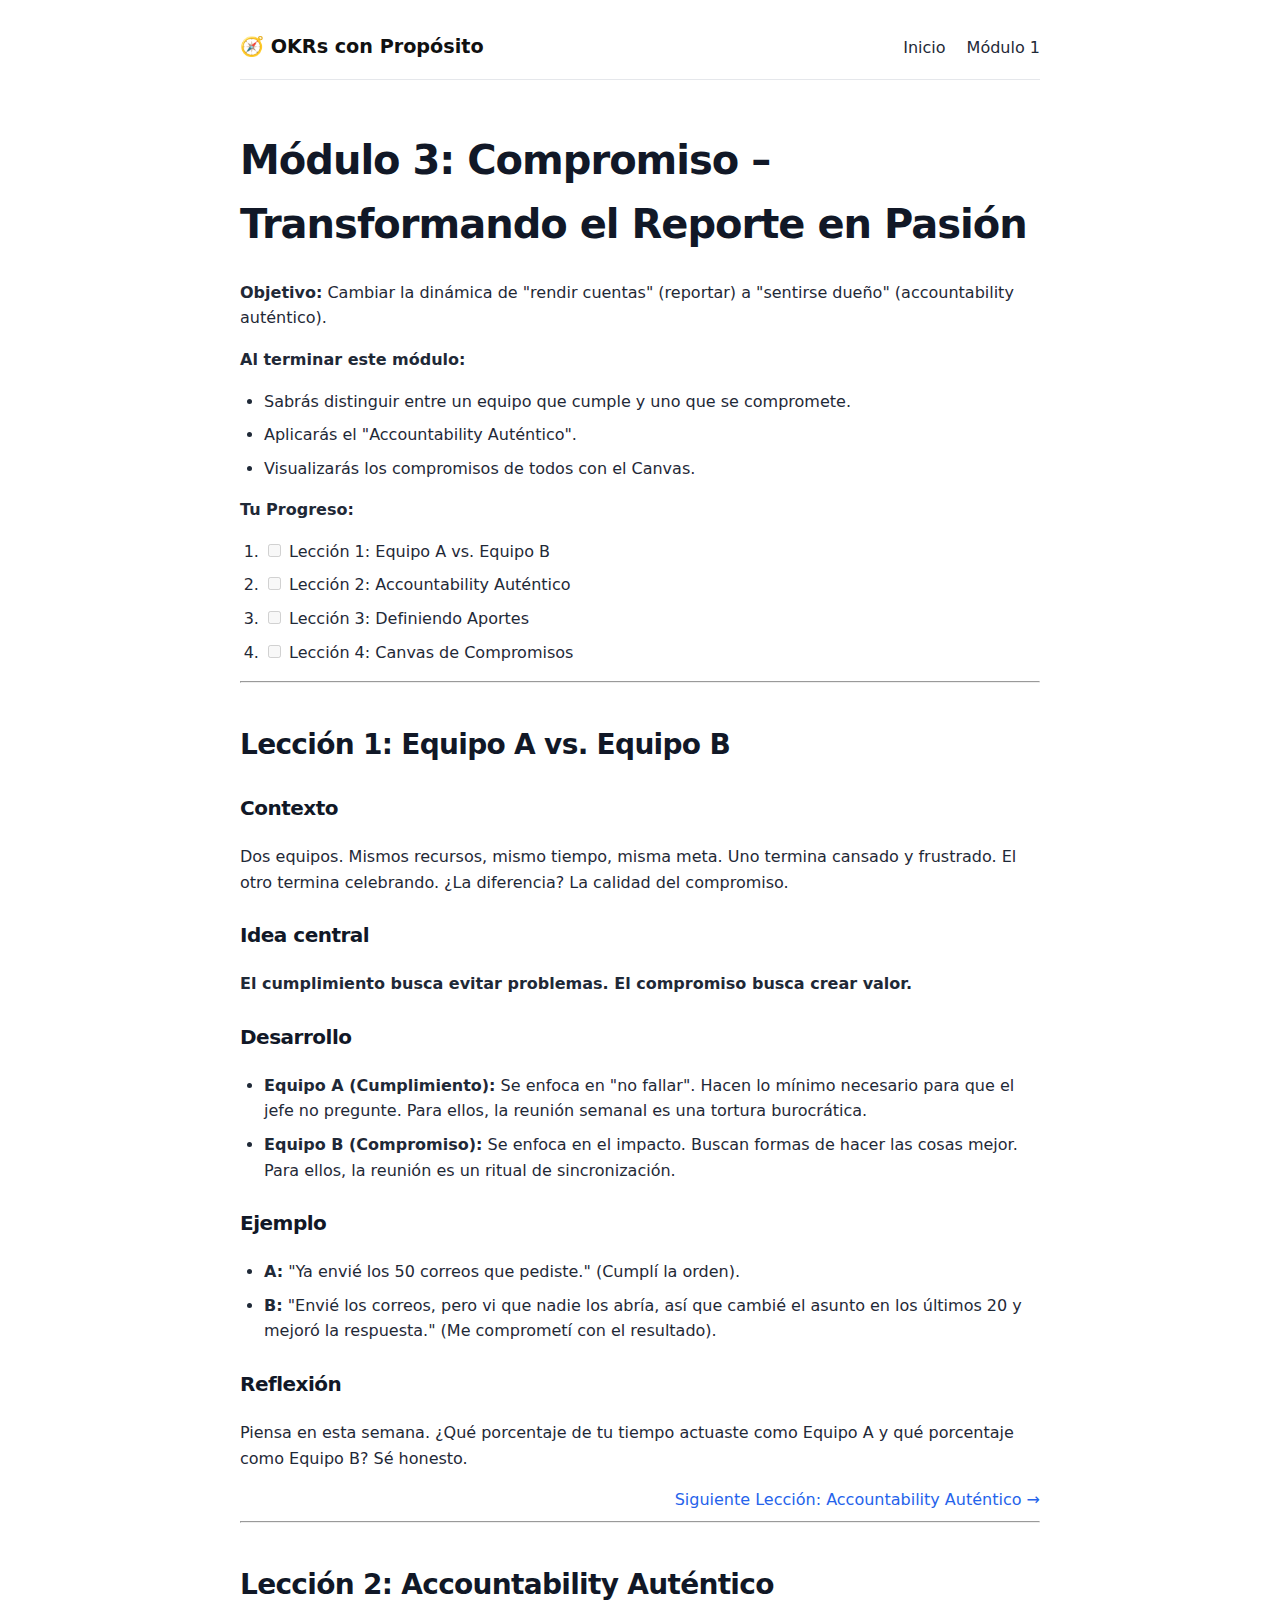
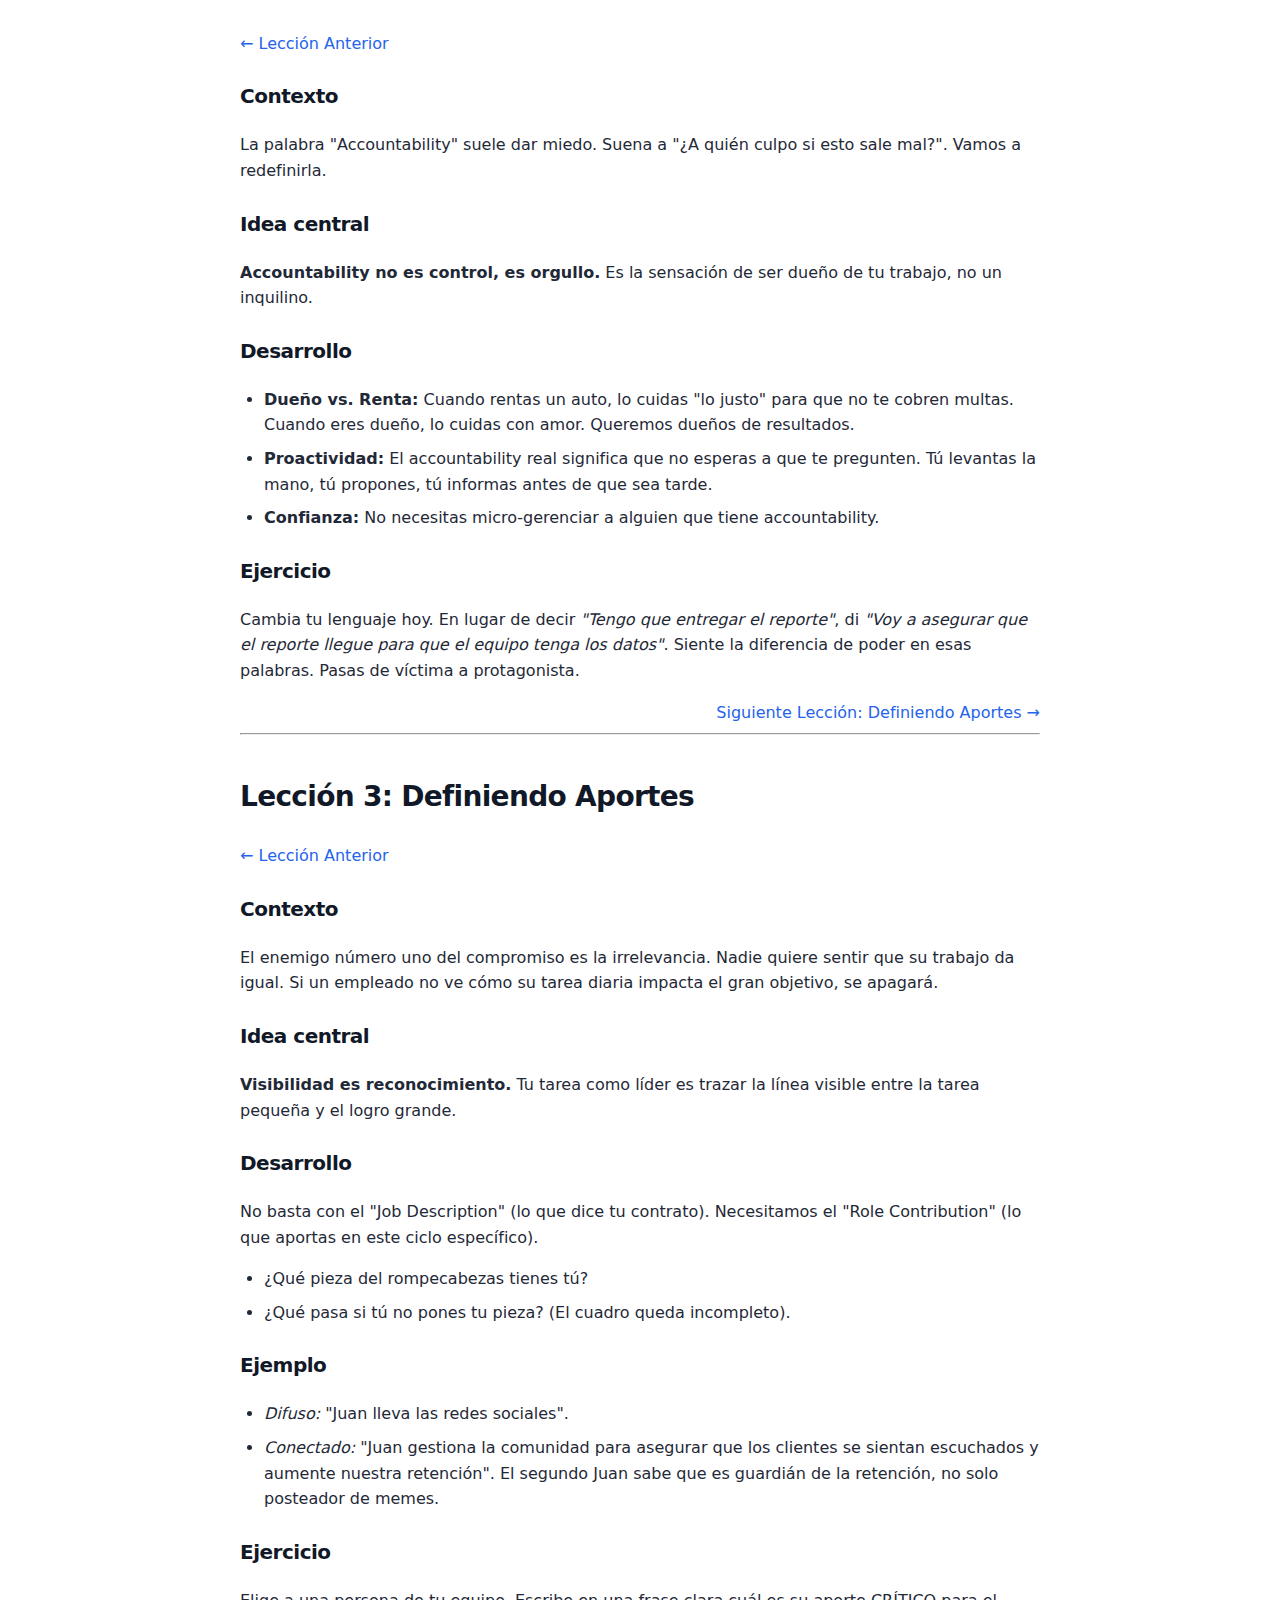
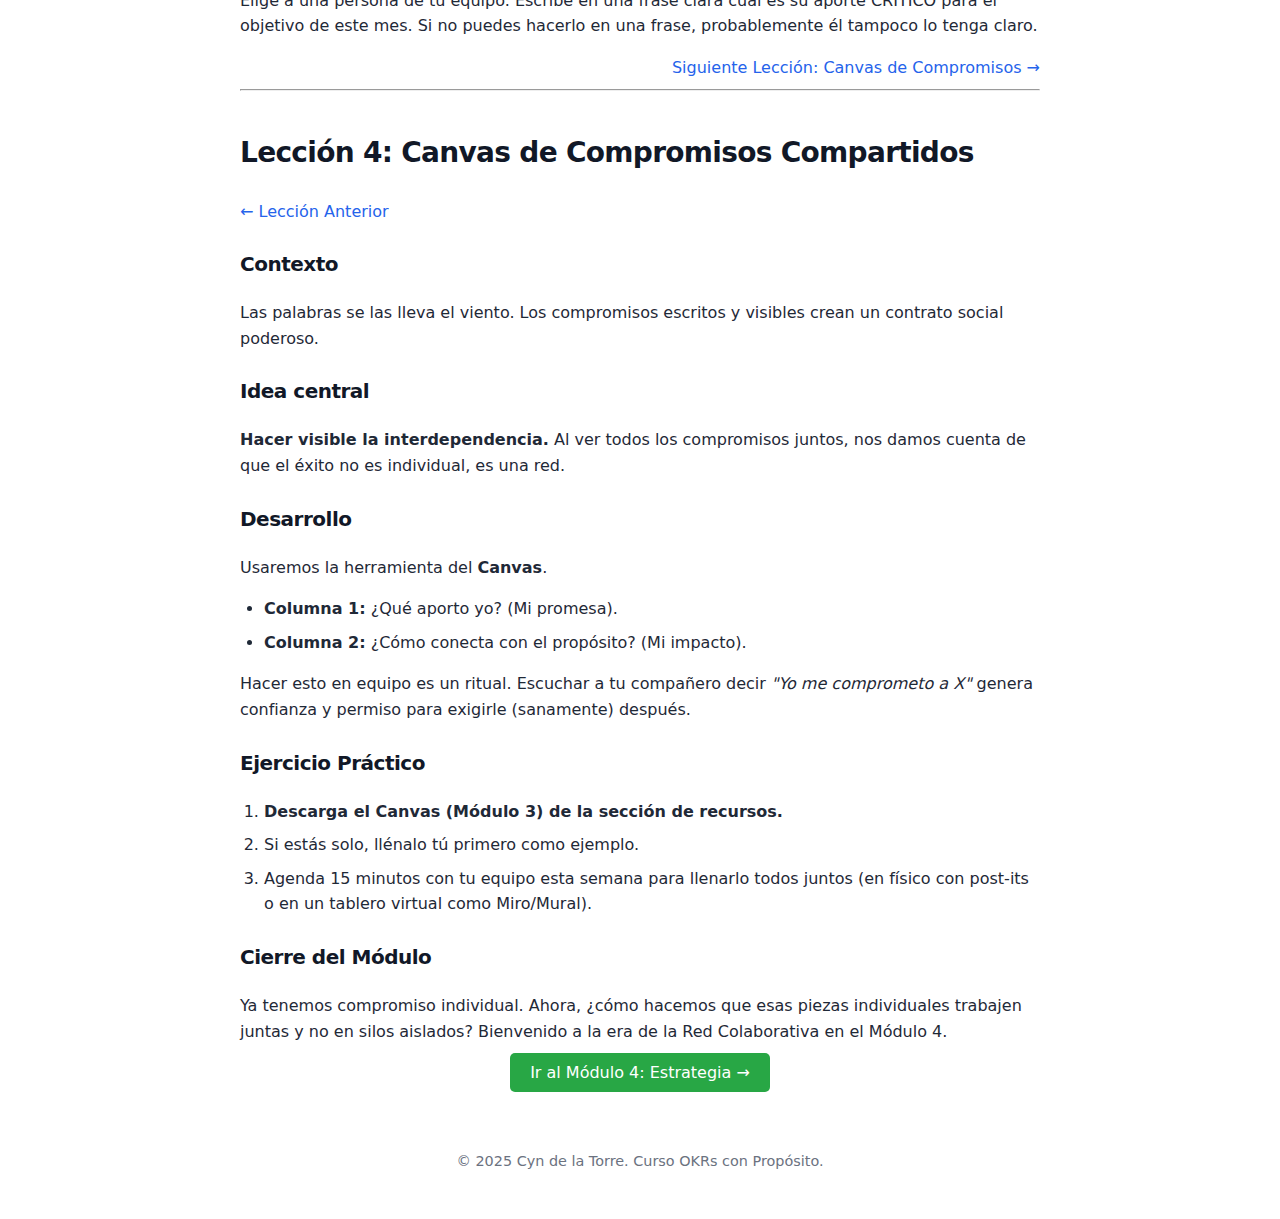
<file: course/modules/module_03.html>
<!DOCTYPE html>
<html lang="es">
<head>
    <meta charset="UTF-8">
    <meta name="viewport" content="width=device-width, initial-scale=1.0">
    <title>module_03 - OKRs con Propósito</title>
    <link rel="stylesheet" href="../../assets/style.css">
</head>
<body>
    <header>
        <div class="logo">
            <a href="../../index.html" style="font-weight: bold; font-size: 1.2rem; color: #111;">🧭 OKRs con Propósito</a>
        </div>
        <nav>
            <a href="../../index.html">Inicio</a>
            <a href="../../course/modules/module_01.html">Módulo 1</a>
        </nav>
    </header>

    <main>
        <h1>Módulo 3: Compromiso – Transformando el Reporte en Pasión</h1>
<p><strong>Objetivo:</strong> Cambiar la dinámica de &quot;rendir cuentas&quot; (reportar) a &quot;sentirse dueño&quot; (accountability auténtico).</p>
<p><strong>Al terminar este módulo:</strong></p>
<ul>
<li>Sabrás distinguir entre un equipo que cumple y uno que se compromete.</li>
<li>Aplicarás el &quot;Accountability Auténtico&quot;.</li>
<li>Visualizarás los compromisos de todos con el Canvas.</li>
</ul>
<p><strong>Tu Progreso:</strong></p>
<ol>
<li><input disabled="" type="checkbox"> Lección 1: Equipo A vs. Equipo B</li>
<li><input disabled="" type="checkbox"> Lección 2: Accountability Auténtico</li>
<li><input disabled="" type="checkbox"> Lección 3: Definiendo Aportes</li>
<li><input disabled="" type="checkbox"> Lección 4: Canvas de Compromisos</li>
</ol>
<hr>
<h2><a id="l1"></a>Lección 1: Equipo A vs. Equipo B</h2>
<h3>Contexto</h3>
<p>Dos equipos. Mismos recursos, mismo tiempo, misma meta. Uno termina cansado y frustrado. El otro termina celebrando. ¿La diferencia? La calidad del compromiso.</p>
<h3>Idea central</h3>
<p><strong>El cumplimiento busca evitar problemas. El compromiso busca crear valor.</strong></p>
<h3>Desarrollo</h3>
<ul>
<li><strong>Equipo A (Cumplimiento):</strong> Se enfoca en &quot;no fallar&quot;. Hacen lo mínimo necesario para que el jefe no pregunte. Para ellos, la reunión semanal es una tortura burocrática.</li>
<li><strong>Equipo B (Compromiso):</strong> Se enfoca en el impacto. Buscan formas de hacer las cosas mejor. Para ellos, la reunión es un ritual de sincronización.</li>
</ul>
<h3>Ejemplo</h3>
<ul>
<li><strong>A:</strong> &quot;Ya envié los 50 correos que pediste.&quot; (Cumplí la orden).</li>
<li><strong>B:</strong> &quot;Envié los correos, pero vi que nadie los abría, así que cambié el asunto en los últimos 20 y mejoró la respuesta.&quot; (Me comprometí con el resultado).</li>
</ul>
<h3>Reflexión</h3>
<p>Piensa en esta semana. ¿Qué porcentaje de tu tiempo actuaste como Equipo A y qué porcentaje como Equipo B? Sé honesto.</p>
<div align="right">
  <a href="#l2">Siguiente Lección: Accountability Auténtico →</a>
</div>

<hr>
<h2><a id="l2"></a>Lección 2: Accountability Auténtico</h2>
<div align="left">
  <a href="#l1">← Lección Anterior</a>
</div>

<h3>Contexto</h3>
<p>La palabra &quot;Accountability&quot; suele dar miedo. Suena a &quot;¿A quién culpo si esto sale mal?&quot;. Vamos a redefinirla.</p>
<h3>Idea central</h3>
<p><strong>Accountability no es control, es orgullo.</strong> Es la sensación de ser dueño de tu trabajo, no un inquilino.</p>
<h3>Desarrollo</h3>
<ul>
<li><strong>Dueño vs. Renta:</strong> Cuando rentas un auto, lo cuidas &quot;lo justo&quot; para que no te cobren multas. Cuando eres dueño, lo cuidas con amor. Queremos dueños de resultados.</li>
<li><strong>Proactividad:</strong> El accountability real significa que no esperas a que te pregunten. Tú levantas la mano, tú propones, tú informas antes de que sea tarde.</li>
<li><strong>Confianza:</strong> No necesitas micro-gerenciar a alguien que tiene accountability.</li>
</ul>
<h3>Ejercicio</h3>
<p>Cambia tu lenguaje hoy.
En lugar de decir <em>&quot;Tengo que entregar el reporte&quot;</em>, di <em>&quot;Voy a asegurar que el reporte llegue para que el equipo tenga los datos&quot;</em>.
Siente la diferencia de poder en esas palabras. Pasas de víctima a protagonista.</p>
<div align="right">
  <a href="#l3">Siguiente Lección: Definiendo Aportes →</a>
</div>

<hr>
<h2><a id="l3"></a>Lección 3: Definiendo Aportes</h2>
<div align="left">
  <a href="#l2">← Lección Anterior</a>
</div>

<h3>Contexto</h3>
<p>El enemigo número uno del compromiso es la irrelevancia. Nadie quiere sentir que su trabajo da igual. Si un empleado no ve cómo su tarea diaria impacta el gran objetivo, se apagará.</p>
<h3>Idea central</h3>
<p><strong>Visibilidad es reconocimiento.</strong> Tu tarea como líder es trazar la línea visible entre la tarea pequeña y el logro grande.</p>
<h3>Desarrollo</h3>
<p>No basta con el &quot;Job Description&quot; (lo que dice tu contrato). Necesitamos el &quot;Role Contribution&quot; (lo que aportas en este ciclo específico).</p>
<ul>
<li>¿Qué pieza del rompecabezas tienes tú?</li>
<li>¿Qué pasa si tú no pones tu pieza? (El cuadro queda incompleto).</li>
</ul>
<h3>Ejemplo</h3>
<ul>
<li><em>Difuso:</em> &quot;Juan lleva las redes sociales&quot;.</li>
<li><em>Conectado:</em> &quot;Juan gestiona la comunidad para asegurar que los clientes se sientan escuchados y aumente nuestra retención&quot;.
El segundo Juan sabe que es guardián de la retención, no solo posteador de memes.</li>
</ul>
<h3>Ejercicio</h3>
<p>Elige a una persona de tu equipo. Escribe en una frase clara cuál es su aporte CRÍTICO para el objetivo de este mes. Si no puedes hacerlo en una frase, probablemente él tampoco lo tenga claro.</p>
<div align="right">
  <a href="#l4">Siguiente Lección: Canvas de Compromisos →</a>
</div>

<hr>
<h2><a id="l4"></a>Lección 4: Canvas de Compromisos Compartidos</h2>
<div align="left">
  <a href="#l3">← Lección Anterior</a>
</div>

<h3>Contexto</h3>
<p>Las palabras se las lleva el viento. Los compromisos escritos y visibles crean un contrato social poderoso.</p>
<h3>Idea central</h3>
<p><strong>Hacer visible la interdependencia.</strong> Al ver todos los compromisos juntos, nos damos cuenta de que el éxito no es individual, es una red.</p>
<h3>Desarrollo</h3>
<p>Usaremos la herramienta del <strong>Canvas</strong>.</p>
<ul>
<li><strong>Columna 1:</strong> ¿Qué aporto yo? (Mi promesa).</li>
<li><strong>Columna 2:</strong> ¿Cómo conecta con el propósito? (Mi impacto).</li>
</ul>
<p>Hacer esto en equipo es un ritual. Escuchar a tu compañero decir <em>&quot;Yo me comprometo a X&quot;</em> genera confianza y permiso para exigirle (sanamente) después.</p>
<h3>Ejercicio Práctico</h3>
<ol>
<li><strong>Descarga el Canvas (Módulo 3) de la sección de recursos.</strong></li>
<li>Si estás solo, llénalo tú primero como ejemplo.</li>
<li>Agenda 15 minutos con tu equipo esta semana para llenarlo todos juntos (en físico con post-its o en un tablero virtual como Miro/Mural).</li>
</ol>
<h3>Cierre del Módulo</h3>
<p>Ya tenemos compromiso individual. Ahora, ¿cómo hacemos que esas piezas individuales trabajen juntas y no en silos aislados? Bienvenido a la era de la Red Colaborativa en el Módulo 4.</p>
<div align="center">
  <a href="../../course/modules/module_04.html" style="background-color: #28a745; color: white; padding: 10px 20px; text-decoration: none; border-radius: 5px;">Ir al Módulo 4: Estrategia →</a>
</div>

    </main>

    <footer style="margin-top: 4rem; text-align: center; color: #6b7280; font-size: 0.9rem;">
        <p>© 2025 Cyn de la Torre. Curso OKRs con Propósito.</p>
    </footer>
</body>
</html>
</file>
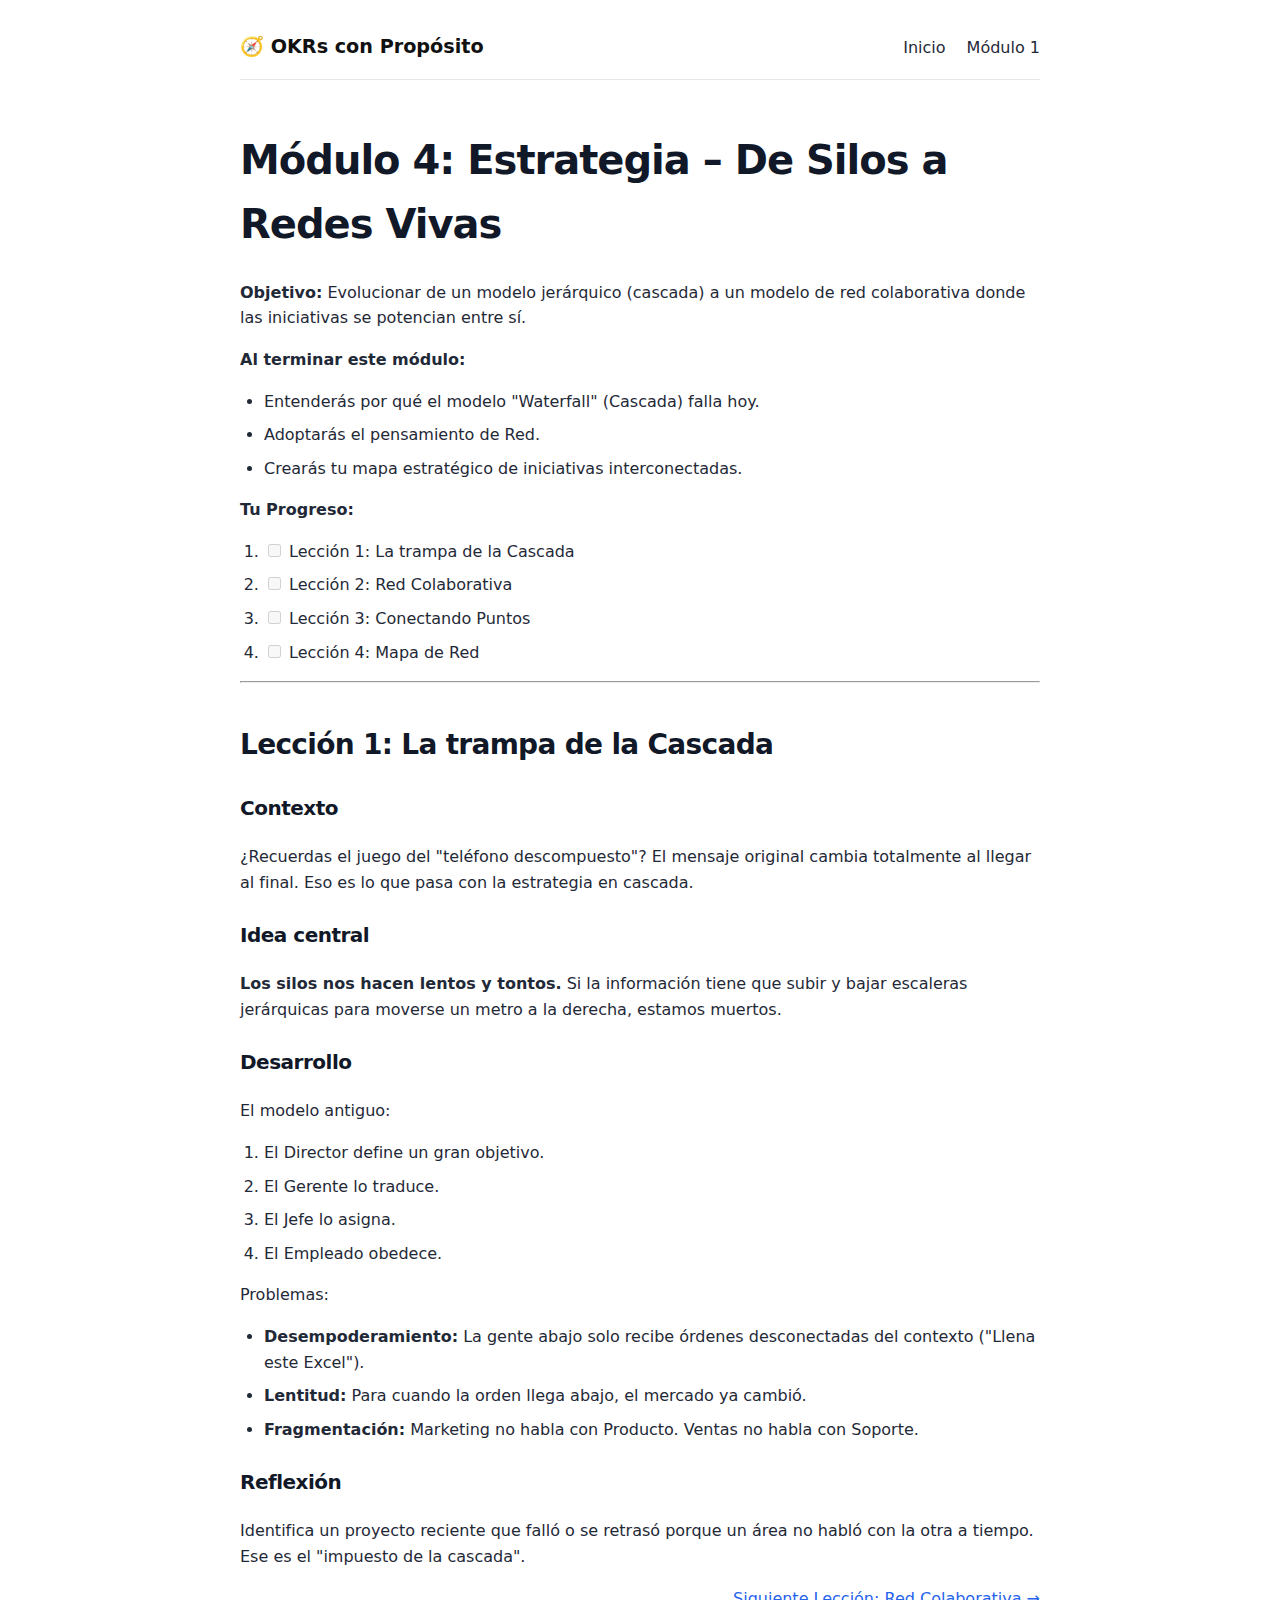
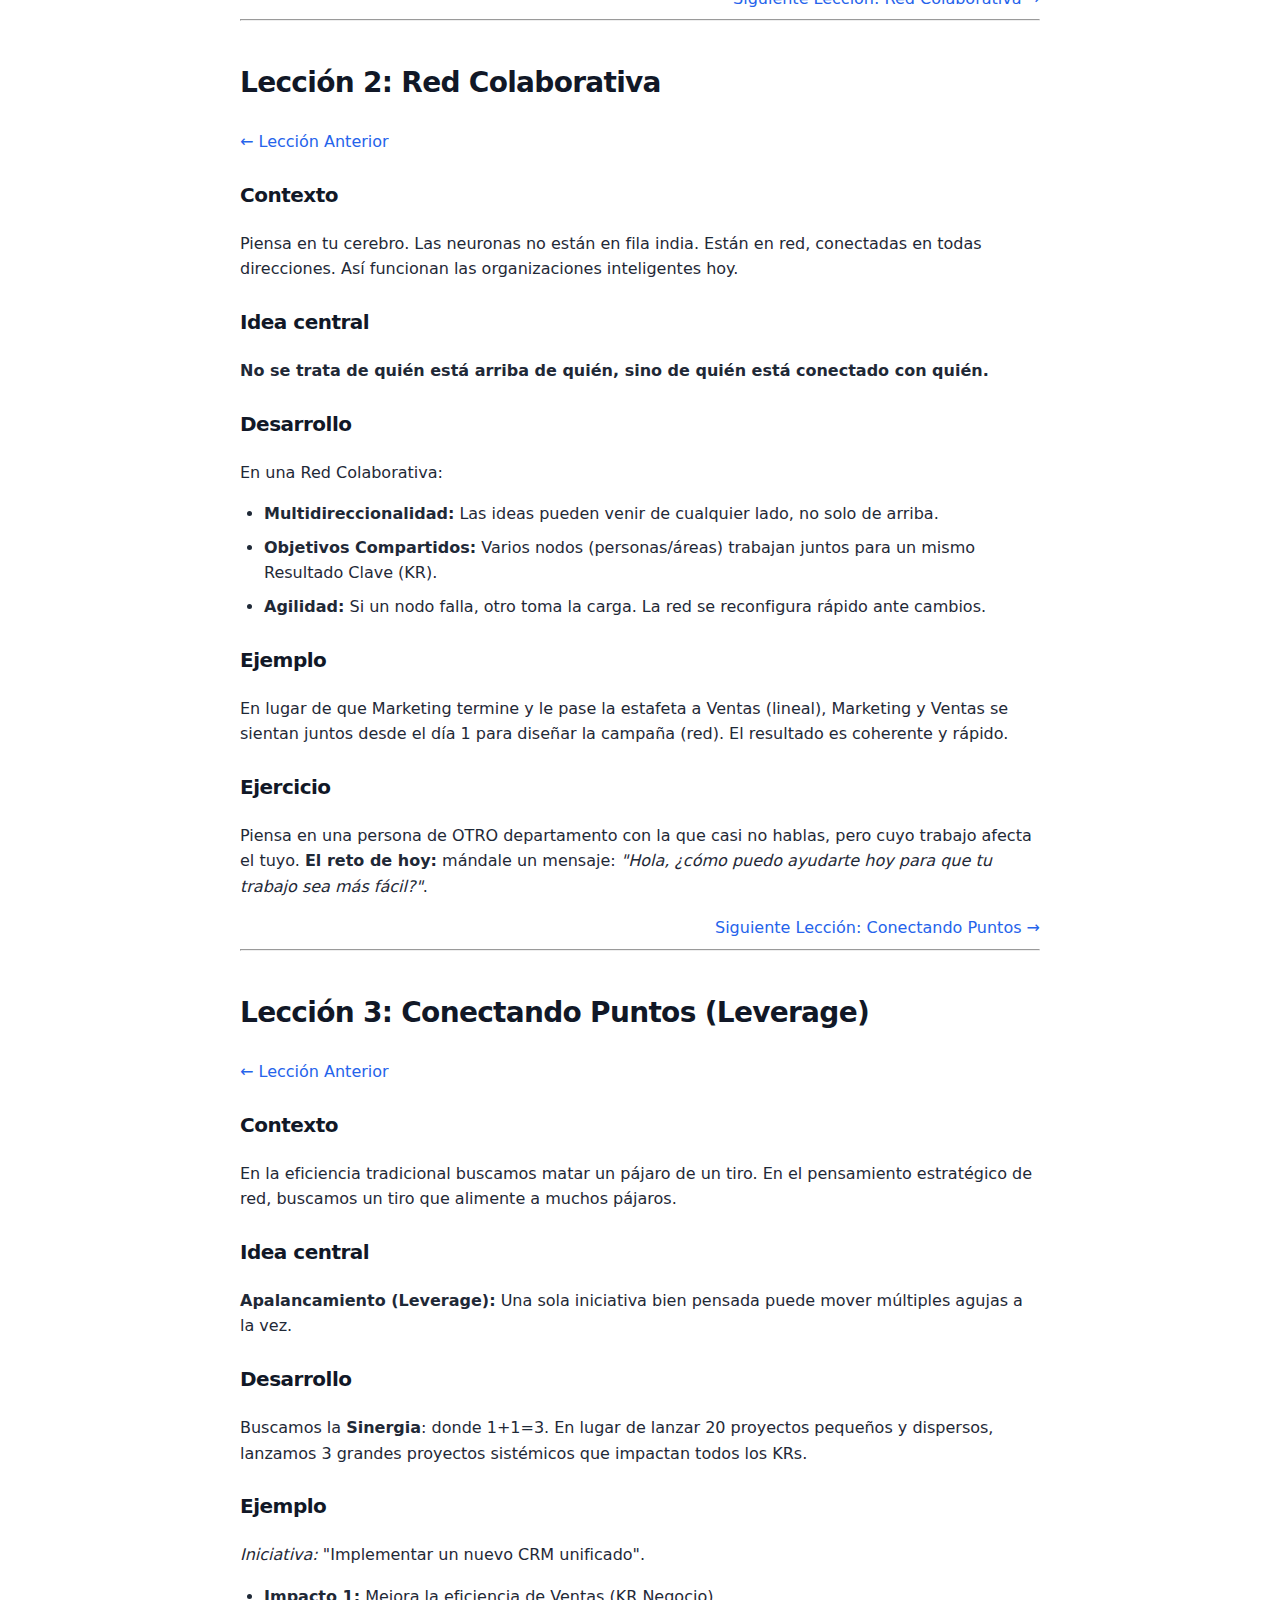
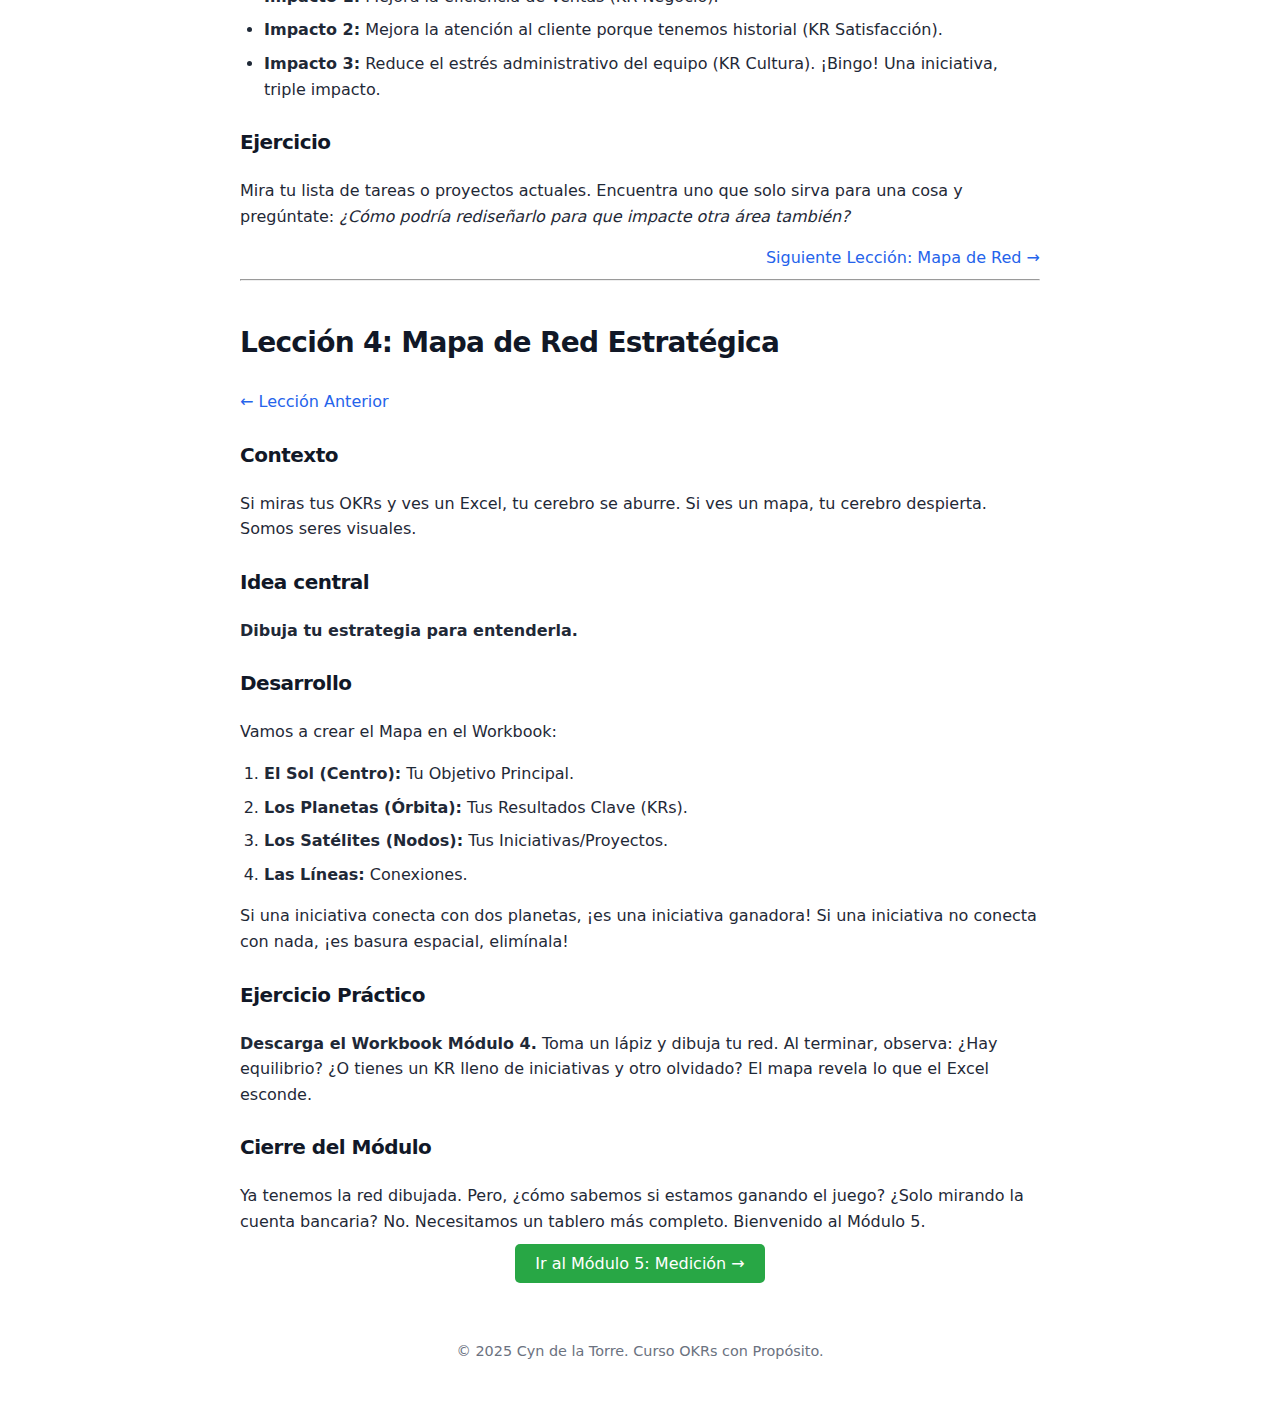
<file: course/modules/module_04.html>
<!DOCTYPE html>
<html lang="es">
<head>
    <meta charset="UTF-8">
    <meta name="viewport" content="width=device-width, initial-scale=1.0">
    <title>module_04 - OKRs con Propósito</title>
    <link rel="stylesheet" href="../../assets/style.css">
</head>
<body>
    <header>
        <div class="logo">
            <a href="../../index.html" style="font-weight: bold; font-size: 1.2rem; color: #111;">🧭 OKRs con Propósito</a>
        </div>
        <nav>
            <a href="../../index.html">Inicio</a>
            <a href="../../course/modules/module_01.html">Módulo 1</a>
        </nav>
    </header>

    <main>
        <h1>Módulo 4: Estrategia – De Silos a Redes Vivas</h1>
<p><strong>Objetivo:</strong> Evolucionar de un modelo jerárquico (cascada) a un modelo de red colaborativa donde las iniciativas se potencian entre sí.</p>
<p><strong>Al terminar este módulo:</strong></p>
<ul>
<li>Entenderás por qué el modelo &quot;Waterfall&quot; (Cascada) falla hoy.</li>
<li>Adoptarás el pensamiento de Red.</li>
<li>Crearás tu mapa estratégico de iniciativas interconectadas.</li>
</ul>
<p><strong>Tu Progreso:</strong></p>
<ol>
<li><input disabled="" type="checkbox"> Lección 1: La trampa de la Cascada</li>
<li><input disabled="" type="checkbox"> Lección 2: Red Colaborativa</li>
<li><input disabled="" type="checkbox"> Lección 3: Conectando Puntos</li>
<li><input disabled="" type="checkbox"> Lección 4: Mapa de Red</li>
</ol>
<hr>
<h2><a id="l1"></a>Lección 1: La trampa de la Cascada</h2>
<h3>Contexto</h3>
<p>¿Recuerdas el juego del &quot;teléfono descompuesto&quot;? El mensaje original cambia totalmente al llegar al final. Eso es lo que pasa con la estrategia en cascada.</p>
<h3>Idea central</h3>
<p><strong>Los silos nos hacen lentos y tontos.</strong> Si la información tiene que subir y bajar escaleras jerárquicas para moverse un metro a la derecha, estamos muertos.</p>
<h3>Desarrollo</h3>
<p>El modelo antiguo:</p>
<ol>
<li>El Director define un gran objetivo.</li>
<li>El Gerente lo traduce.</li>
<li>El Jefe lo asigna.</li>
<li>El Empleado obedece.</li>
</ol>
<p>Problemas:</p>
<ul>
<li><strong>Desempoderamiento:</strong> La gente abajo solo recibe órdenes desconectadas del contexto (&quot;Llena este Excel&quot;).</li>
<li><strong>Lentitud:</strong> Para cuando la orden llega abajo, el mercado ya cambió.</li>
<li><strong>Fragmentación:</strong> Marketing no habla con Producto. Ventas no habla con Soporte.</li>
</ul>
<h3>Reflexión</h3>
<p>Identifica un proyecto reciente que falló o se retrasó porque un área no habló con la otra a tiempo. Ese es el &quot;impuesto de la cascada&quot;.</p>
<div align="right">
  <a href="#l2">Siguiente Lección: Red Colaborativa →</a>
</div>

<hr>
<h2><a id="l2"></a>Lección 2: Red Colaborativa</h2>
<div align="left">
  <a href="#l1">← Lección Anterior</a>
</div>

<h3>Contexto</h3>
<p>Piensa en tu cerebro. Las neuronas no están en fila india. Están en red, conectadas en todas direcciones. Así funcionan las organizaciones inteligentes hoy.</p>
<h3>Idea central</h3>
<p><strong>No se trata de quién está arriba de quién, sino de quién está conectado con quién.</strong></p>
<h3>Desarrollo</h3>
<p>En una Red Colaborativa:</p>
<ul>
<li><strong>Multidireccionalidad:</strong> Las ideas pueden venir de cualquier lado, no solo de arriba.</li>
<li><strong>Objetivos Compartidos:</strong> Varios nodos (personas/áreas) trabajan juntos para un mismo Resultado Clave (KR).</li>
<li><strong>Agilidad:</strong> Si un nodo falla, otro toma la carga. La red se reconfigura rápido ante cambios.</li>
</ul>
<h3>Ejemplo</h3>
<p>En lugar de que Marketing termine y le pase la estafeta a Ventas (lineal), Marketing y Ventas se sientan juntos desde el día 1 para diseñar la campaña (red). El resultado es coherente y rápido.</p>
<h3>Ejercicio</h3>
<p>Piensa en una persona de OTRO departamento con la que casi no hablas, pero cuyo trabajo afecta el tuyo.
<strong>El reto de hoy:</strong> mándale un mensaje: <em>&quot;Hola, ¿cómo puedo ayudarte hoy para que tu trabajo sea más fácil?&quot;</em>.</p>
<div align="right">
  <a href="#l3">Siguiente Lección: Conectando Puntos →</a>
</div>

<hr>
<h2><a id="l3"></a>Lección 3: Conectando Puntos (Leverage)</h2>
<div align="left">
  <a href="#l2">← Lección Anterior</a>
</div>

<h3>Contexto</h3>
<p>En la eficiencia tradicional buscamos matar un pájaro de un tiro. En el pensamiento estratégico de red, buscamos un tiro que alimente a muchos pájaros.</p>
<h3>Idea central</h3>
<p><strong>Apalancamiento (Leverage):</strong> Una sola iniciativa bien pensada puede mover múltiples agujas a la vez.</p>
<h3>Desarrollo</h3>
<p>Buscamos la <strong>Sinergia</strong>: donde 1+1=3.
En lugar de lanzar 20 proyectos pequeños y dispersos, lanzamos 3 grandes proyectos sistémicos que impactan todos los KRs.</p>
<h3>Ejemplo</h3>
<p><em>Iniciativa:</em> &quot;Implementar un nuevo CRM unificado&quot;.</p>
<ul>
<li><strong>Impacto 1:</strong> Mejora la eficiencia de Ventas (KR Negocio).</li>
<li><strong>Impacto 2:</strong> Mejora la atención al cliente porque tenemos historial (KR Satisfacción).</li>
<li><strong>Impacto 3:</strong> Reduce el estrés administrativo del equipo (KR Cultura).
¡Bingo! Una iniciativa, triple impacto.</li>
</ul>
<h3>Ejercicio</h3>
<p>Mira tu lista de tareas o proyectos actuales. Encuentra uno que solo sirva para una cosa y pregúntate: <em>¿Cómo podría rediseñarlo para que impacte otra área también?</em></p>
<div align="right">
  <a href="#l4">Siguiente Lección: Mapa de Red →</a>
</div>

<hr>
<h2><a id="l4"></a>Lección 4: Mapa de Red Estratégica</h2>
<div align="left">
  <a href="#l3">← Lección Anterior</a>
</div>

<h3>Contexto</h3>
<p>Si miras tus OKRs y ves un Excel, tu cerebro se aburre. Si ves un mapa, tu cerebro despierta. Somos seres visuales.</p>
<h3>Idea central</h3>
<p><strong>Dibuja tu estrategia para entenderla.</strong></p>
<h3>Desarrollo</h3>
<p>Vamos a crear el Mapa en el Workbook:</p>
<ol>
<li><strong>El Sol (Centro):</strong> Tu Objetivo Principal.</li>
<li><strong>Los Planetas (Órbita):</strong> Tus Resultados Clave (KRs).</li>
<li><strong>Los Satélites (Nodos):</strong> Tus Iniciativas/Proyectos.</li>
<li><strong>Las Líneas:</strong> Conexiones.</li>
</ol>
<p>Si una iniciativa conecta con dos planetas, ¡es una iniciativa ganadora! Si una iniciativa no conecta con nada, ¡es basura espacial, elimínala!</p>
<h3>Ejercicio Práctico</h3>
<p><strong>Descarga el Workbook Módulo 4.</strong>
Toma un lápiz y dibuja tu red.
Al terminar, observa: ¿Hay equilibrio? ¿O tienes un KR lleno de iniciativas y otro olvidado? El mapa revela lo que el Excel esconde.</p>
<h3>Cierre del Módulo</h3>
<p>Ya tenemos la red dibujada. Pero, ¿cómo sabemos si estamos ganando el juego? ¿Solo mirando la cuenta bancaria? No. Necesitamos un tablero más completo. Bienvenido al Módulo 5.</p>
<div align="center">
  <a href="../../course/modules/module_05.html" style="background-color: #28a745; color: white; padding: 10px 20px; text-decoration: none; border-radius: 5px;">Ir al Módulo 5: Medición →</a>
</div>

    </main>

    <footer style="margin-top: 4rem; text-align: center; color: #6b7280; font-size: 0.9rem;">
        <p>© 2025 Cyn de la Torre. Curso OKRs con Propósito.</p>
    </footer>
</body>
</html>
</file>
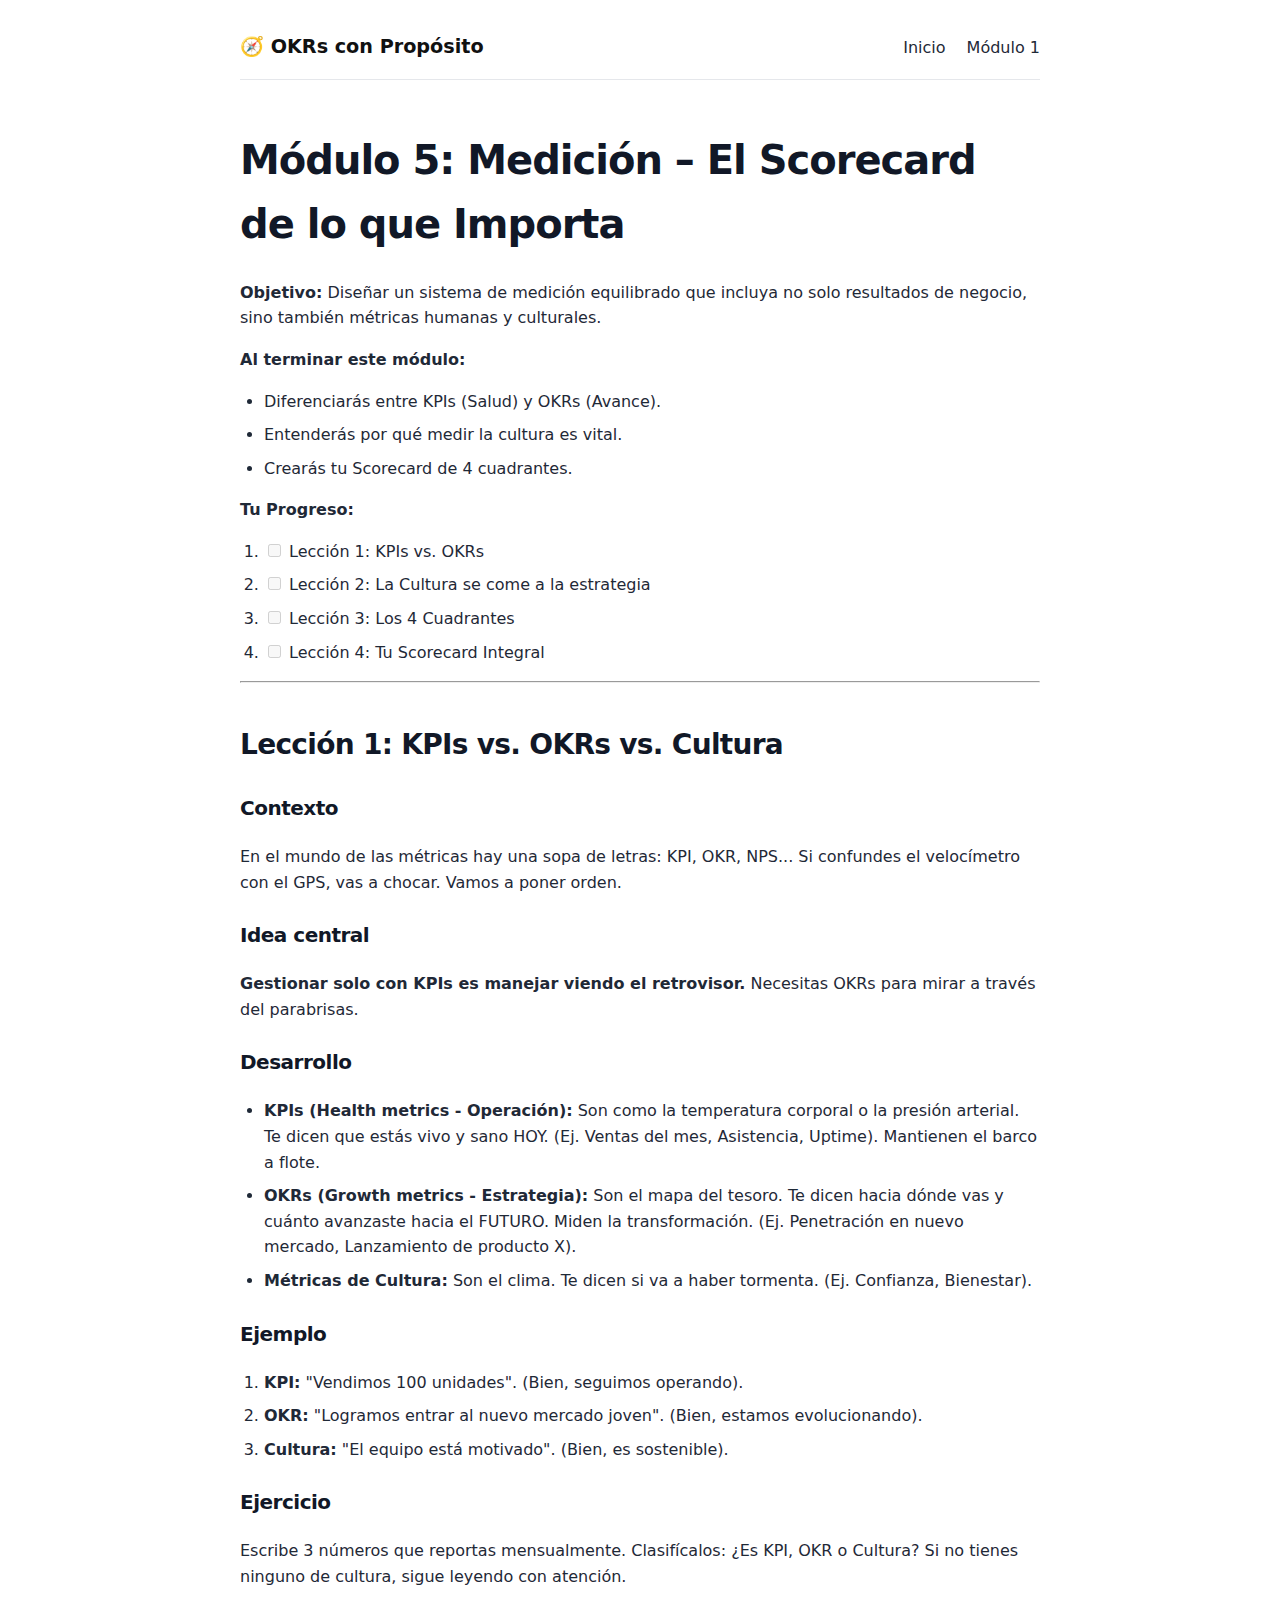
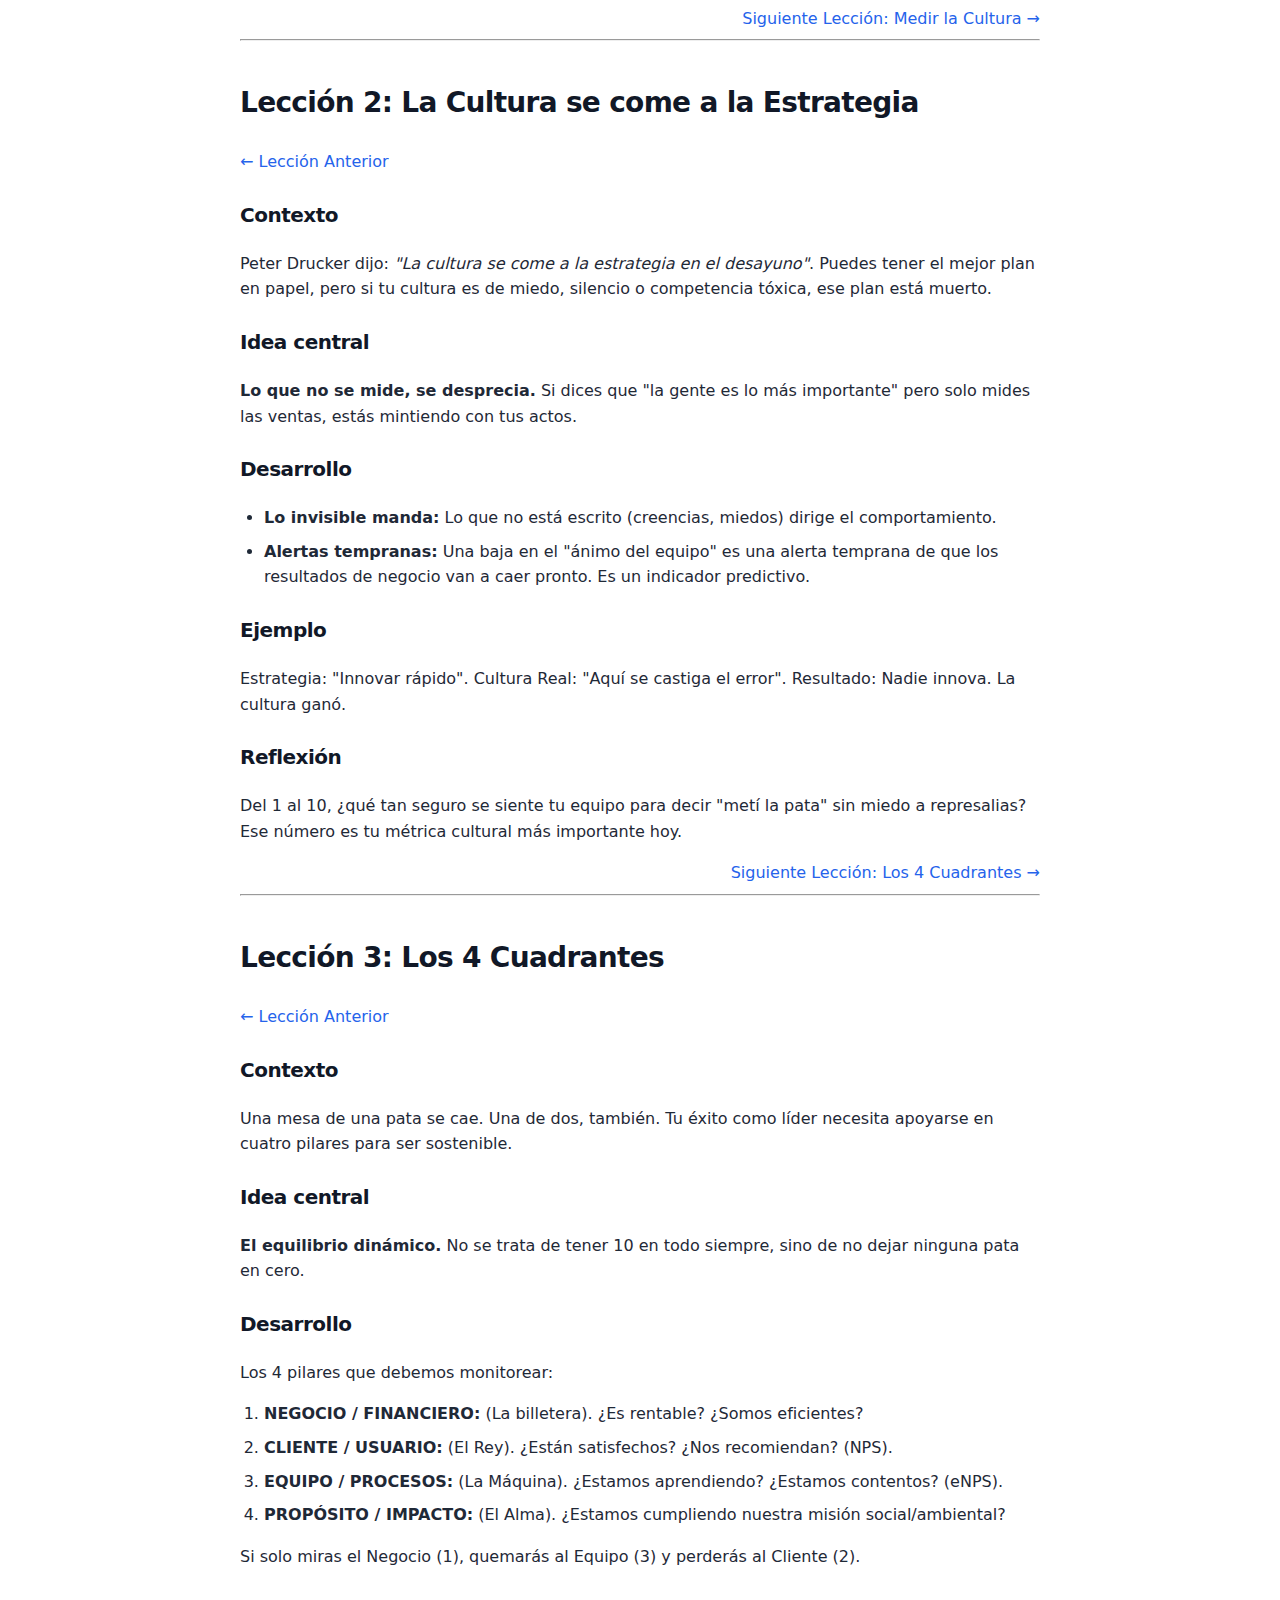
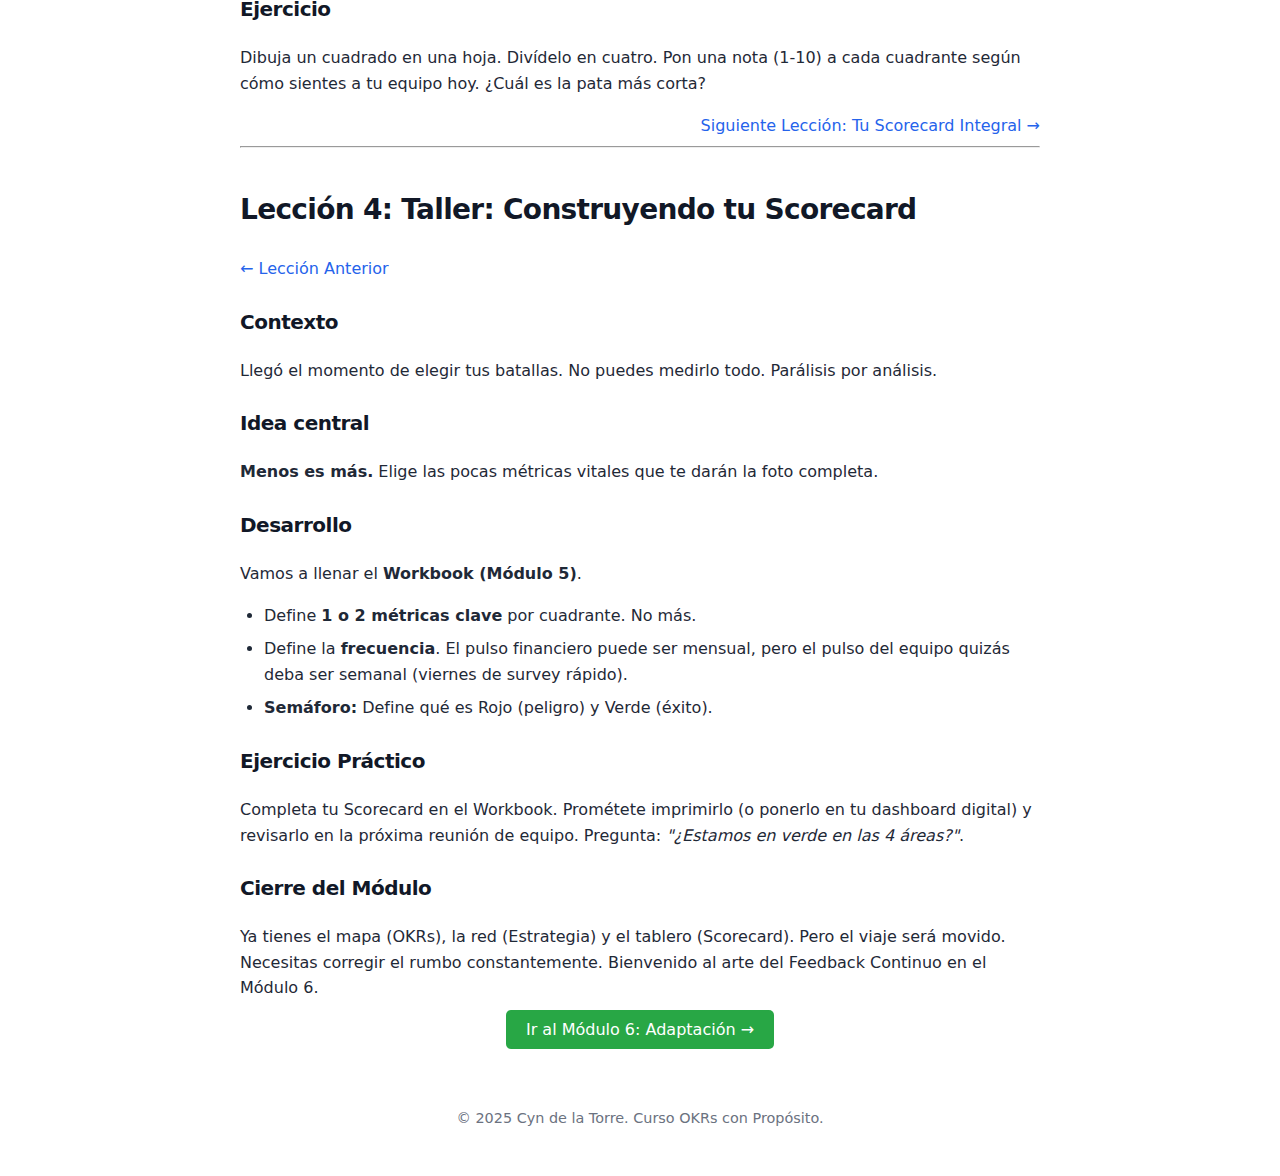
<file: course/modules/module_05.html>
<!DOCTYPE html>
<html lang="es">
<head>
    <meta charset="UTF-8">
    <meta name="viewport" content="width=device-width, initial-scale=1.0">
    <title>module_05 - OKRs con Propósito</title>
    <link rel="stylesheet" href="../../assets/style.css">
</head>
<body>
    <header>
        <div class="logo">
            <a href="../../index.html" style="font-weight: bold; font-size: 1.2rem; color: #111;">🧭 OKRs con Propósito</a>
        </div>
        <nav>
            <a href="../../index.html">Inicio</a>
            <a href="../../course/modules/module_01.html">Módulo 1</a>
        </nav>
    </header>

    <main>
        <h1>Módulo 5: Medición – El Scorecard de lo que Importa</h1>
<p><strong>Objetivo:</strong> Diseñar un sistema de medición equilibrado que incluya no solo resultados de negocio, sino también métricas humanas y culturales.</p>
<p><strong>Al terminar este módulo:</strong></p>
<ul>
<li>Diferenciarás entre KPIs (Salud) y OKRs (Avance).</li>
<li>Entenderás por qué medir la cultura es vital.</li>
<li>Crearás tu Scorecard de 4 cuadrantes.</li>
</ul>
<p><strong>Tu Progreso:</strong></p>
<ol>
<li><input disabled="" type="checkbox"> Lección 1: KPIs vs. OKRs</li>
<li><input disabled="" type="checkbox"> Lección 2: La Cultura se come a la estrategia</li>
<li><input disabled="" type="checkbox"> Lección 3: Los 4 Cuadrantes</li>
<li><input disabled="" type="checkbox"> Lección 4: Tu Scorecard Integral</li>
</ol>
<hr>
<h2><a id="l1"></a>Lección 1: KPIs vs. OKRs vs. Cultura</h2>
<h3>Contexto</h3>
<p>En el mundo de las métricas hay una sopa de letras: KPI, OKR, NPS... Si confundes el velocímetro con el GPS, vas a chocar. Vamos a poner orden.</p>
<h3>Idea central</h3>
<p><strong>Gestionar solo con KPIs es manejar viendo el retrovisor.</strong> Necesitas OKRs para mirar a través del parabrisas.</p>
<h3>Desarrollo</h3>
<ul>
<li><strong>KPIs (Health metrics - Operación):</strong> Son como la temperatura corporal o la presión arterial. Te dicen que estás vivo y sano HOY. (Ej. Ventas del mes, Asistencia, Uptime). Mantienen el barco a flote.</li>
<li><strong>OKRs (Growth metrics - Estrategia):</strong> Son el mapa del tesoro. Te dicen hacia dónde vas y cuánto avanzaste hacia el FUTURO. Miden la transformación. (Ej. Penetración en nuevo mercado, Lanzamiento de producto X).</li>
<li><strong>Métricas de Cultura:</strong> Son el clima. Te dicen si va a haber tormenta. (Ej. Confianza, Bienestar).</li>
</ul>
<h3>Ejemplo</h3>
<ol>
<li><strong>KPI:</strong> &quot;Vendimos 100 unidades&quot;. (Bien, seguimos operando).</li>
<li><strong>OKR:</strong> &quot;Logramos entrar al nuevo mercado joven&quot;. (Bien, estamos evolucionando).</li>
<li><strong>Cultura:</strong> &quot;El equipo está motivado&quot;. (Bien, es sostenible).</li>
</ol>
<h3>Ejercicio</h3>
<p>Escribe 3 números que reportas mensualmente. Clasifícalos: ¿Es KPI, OKR o Cultura? Si no tienes ninguno de cultura, sigue leyendo con atención.</p>
<div align="right">
  <a href="#l2">Siguiente Lección: Medir la Cultura →</a>
</div>

<hr>
<h2><a id="l2"></a>Lección 2: La Cultura se come a la Estrategia</h2>
<div align="left">
  <a href="#l1">← Lección Anterior</a>
</div>

<h3>Contexto</h3>
<p>Peter Drucker dijo: <em>&quot;La cultura se come a la estrategia en el desayuno&quot;</em>. Puedes tener el mejor plan en papel, pero si tu cultura es de miedo, silencio o competencia tóxica, ese plan está muerto.</p>
<h3>Idea central</h3>
<p><strong>Lo que no se mide, se desprecia.</strong> Si dices que &quot;la gente es lo más importante&quot; pero solo mides las ventas, estás mintiendo con tus actos.</p>
<h3>Desarrollo</h3>
<ul>
<li><strong>Lo invisible manda:</strong> Lo que no está escrito (creencias, miedos) dirige el comportamiento.</li>
<li><strong>Alertas tempranas:</strong> Una baja en el &quot;ánimo del equipo&quot; es una alerta temprana de que los resultados de negocio van a caer pronto. Es un indicador predictivo.</li>
</ul>
<h3>Ejemplo</h3>
<p>Estrategia: &quot;Innovar rápido&quot;.
Cultura Real: &quot;Aquí se castiga el error&quot;.
Resultado: Nadie innova. La cultura ganó.</p>
<h3>Reflexión</h3>
<p>Del 1 al 10, ¿qué tan seguro se siente tu equipo para decir &quot;metí la pata&quot; sin miedo a represalias? Ese número es tu métrica cultural más importante hoy.</p>
<div align="right">
  <a href="#l3">Siguiente Lección: Los 4 Cuadrantes →</a>
</div>

<hr>
<h2><a id="l3"></a>Lección 3: Los 4 Cuadrantes</h2>
<div align="left">
  <a href="#l2">← Lección Anterior</a>
</div>

<h3>Contexto</h3>
<p>Una mesa de una pata se cae. Una de dos, también. Tu éxito como líder necesita apoyarse en cuatro pilares para ser sostenible.</p>
<h3>Idea central</h3>
<p><strong>El equilibrio dinámico.</strong> No se trata de tener 10 en todo siempre, sino de no dejar ninguna pata en cero.</p>
<h3>Desarrollo</h3>
<p>Los 4 pilares que debemos monitorear:</p>
<ol>
<li><strong>NEGOCIO / FINANCIERO:</strong> (La billetera). ¿Es rentable? ¿Somos eficientes?</li>
<li><strong>CLIENTE / USUARIO:</strong> (El Rey). ¿Están satisfechos? ¿Nos recomiendan? (NPS).</li>
<li><strong>EQUIPO / PROCESOS:</strong> (La Máquina). ¿Estamos aprendiendo? ¿Estamos contentos? (eNPS).</li>
<li><strong>PROPÓSITO / IMPACTO:</strong> (El Alma). ¿Estamos cumpliendo nuestra misión social/ambiental?</li>
</ol>
<p>Si solo miras el Negocio (1), quemarás al Equipo (3) y perderás al Cliente (2).</p>
<h3>Ejercicio</h3>
<p>Dibuja un cuadrado en una hoja. Divídelo en cuatro. Pon una nota (1-10) a cada cuadrante según cómo sientes a tu equipo hoy. ¿Cuál es la pata más corta?</p>
<div align="right">
  <a href="#l4">Siguiente Lección: Tu Scorecard Integral →</a>
</div>

<hr>
<h2><a id="l4"></a>Lección 4: Taller: Construyendo tu Scorecard</h2>
<div align="left">
  <a href="#l3">← Lección Anterior</a>
</div>

<h3>Contexto</h3>
<p>Llegó el momento de elegir tus batallas. No puedes medirlo todo. Parálisis por análisis.</p>
<h3>Idea central</h3>
<p><strong>Menos es más.</strong> Elige las pocas métricas vitales que te darán la foto completa.</p>
<h3>Desarrollo</h3>
<p>Vamos a llenar el <strong>Workbook (Módulo 5)</strong>.</p>
<ul>
<li>Define <strong>1 o 2 métricas clave</strong> por cuadrante. No más.</li>
<li>Define la <strong>frecuencia</strong>. El pulso financiero puede ser mensual, pero el pulso del equipo quizás deba ser semanal (viernes de survey rápido).</li>
<li><strong>Semáforo:</strong> Define qué es Rojo (peligro) y Verde (éxito).</li>
</ul>
<h3>Ejercicio Práctico</h3>
<p>Completa tu Scorecard en el Workbook.
Prométete imprimirlo (o ponerlo en tu dashboard digital) y revisarlo en la próxima reunión de equipo. Pregunta: <em>&quot;¿Estamos en verde en las 4 áreas?&quot;</em>.</p>
<h3>Cierre del Módulo</h3>
<p>Ya tienes el mapa (OKRs), la red (Estrategia) y el tablero (Scorecard). Pero el viaje será movido. Necesitas corregir el rumbo constantemente. Bienvenido al arte del Feedback Continuo en el Módulo 6.</p>
<div align="center">
  <a href="../../course/modules/module_06.html" style="background-color: #28a745; color: white; padding: 10px 20px; text-decoration: none; border-radius: 5px;">Ir al Módulo 6: Adaptación →</a>
</div>

    </main>

    <footer style="margin-top: 4rem; text-align: center; color: #6b7280; font-size: 0.9rem;">
        <p>© 2025 Cyn de la Torre. Curso OKRs con Propósito.</p>
    </footer>
</body>
</html>
</file>
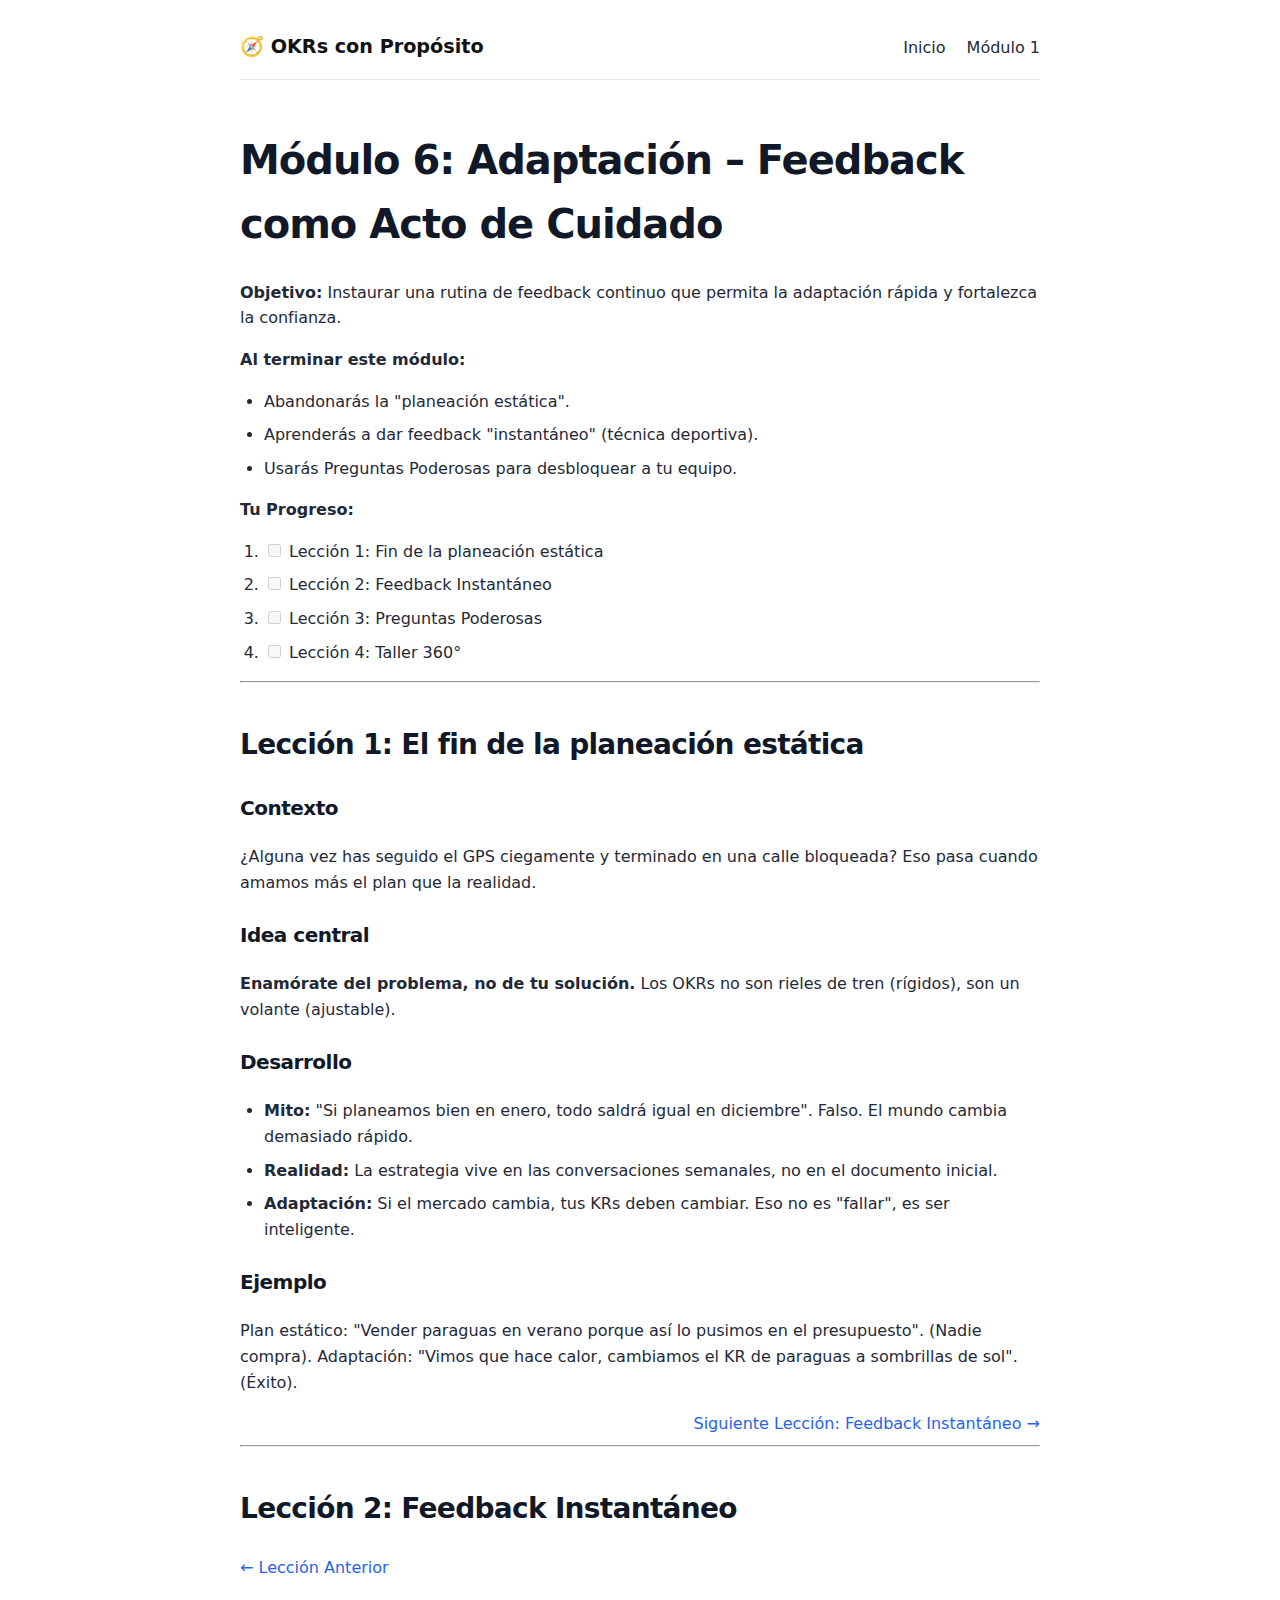
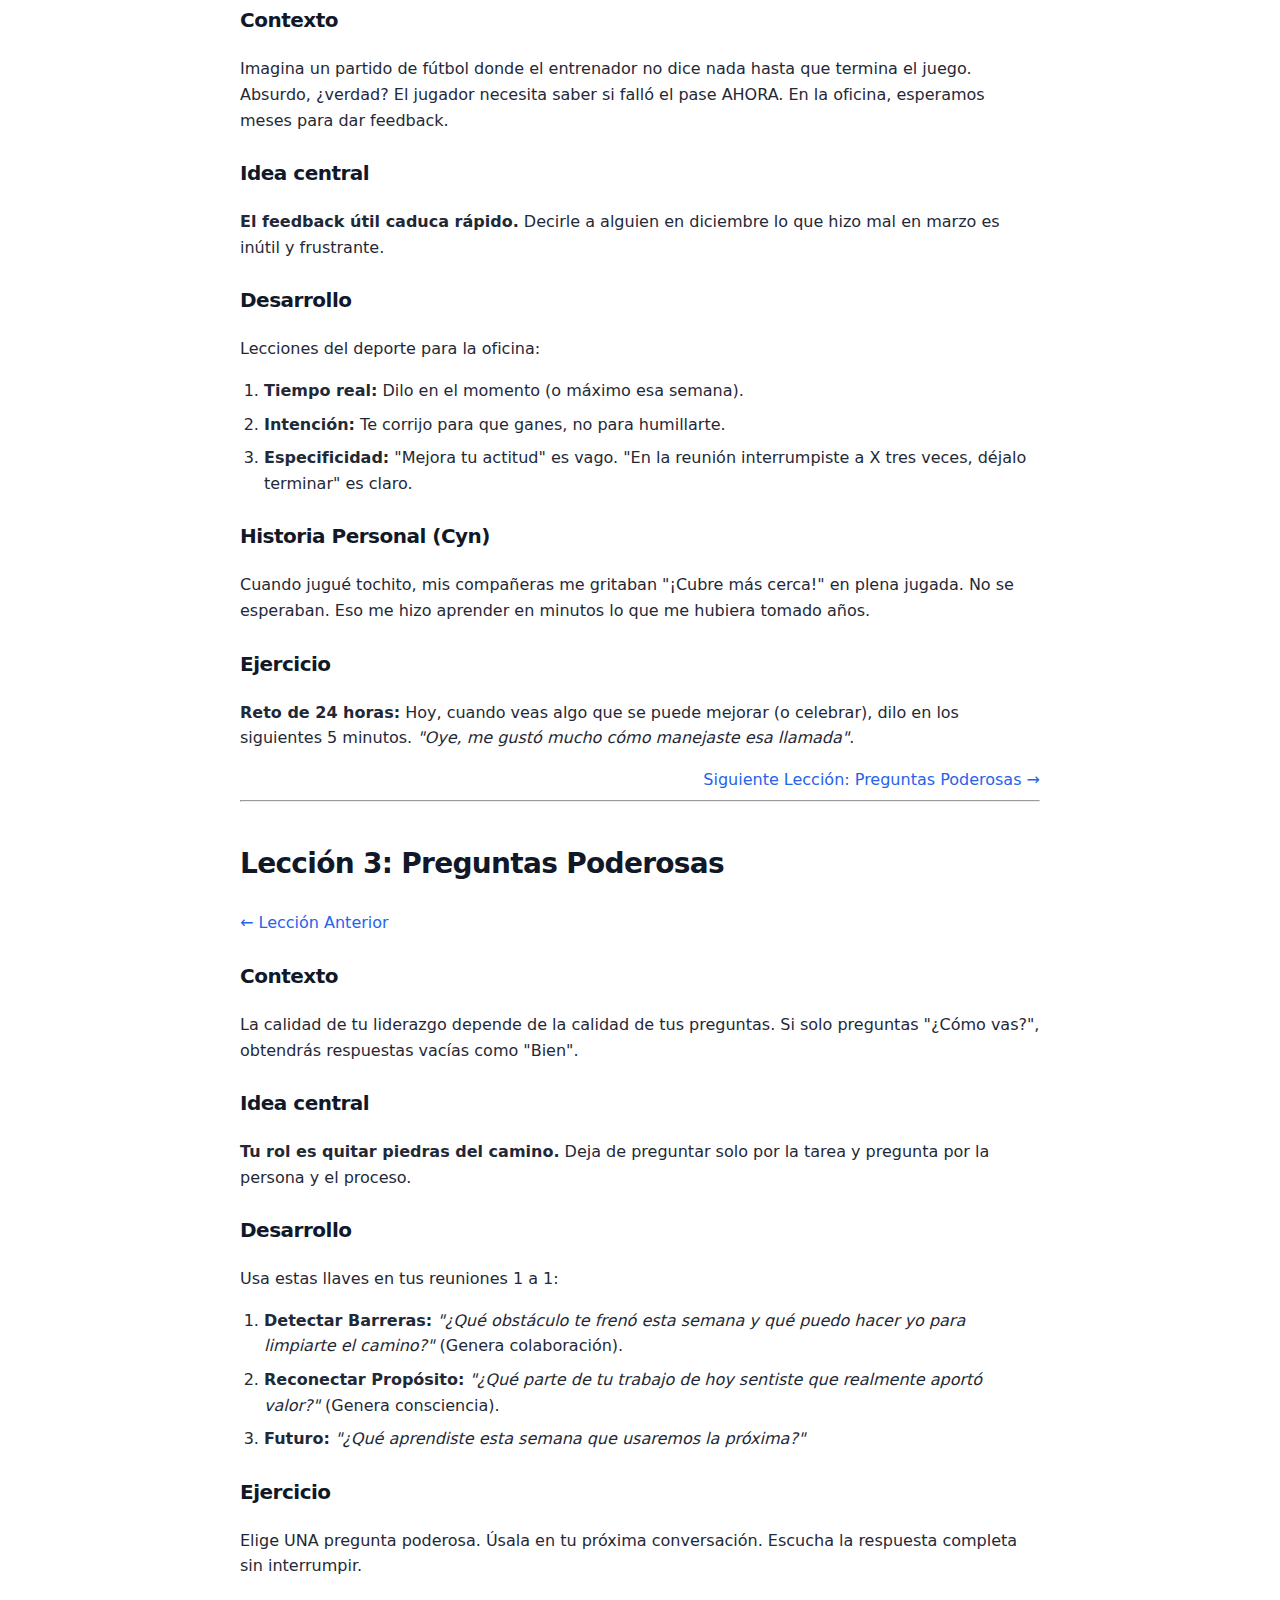
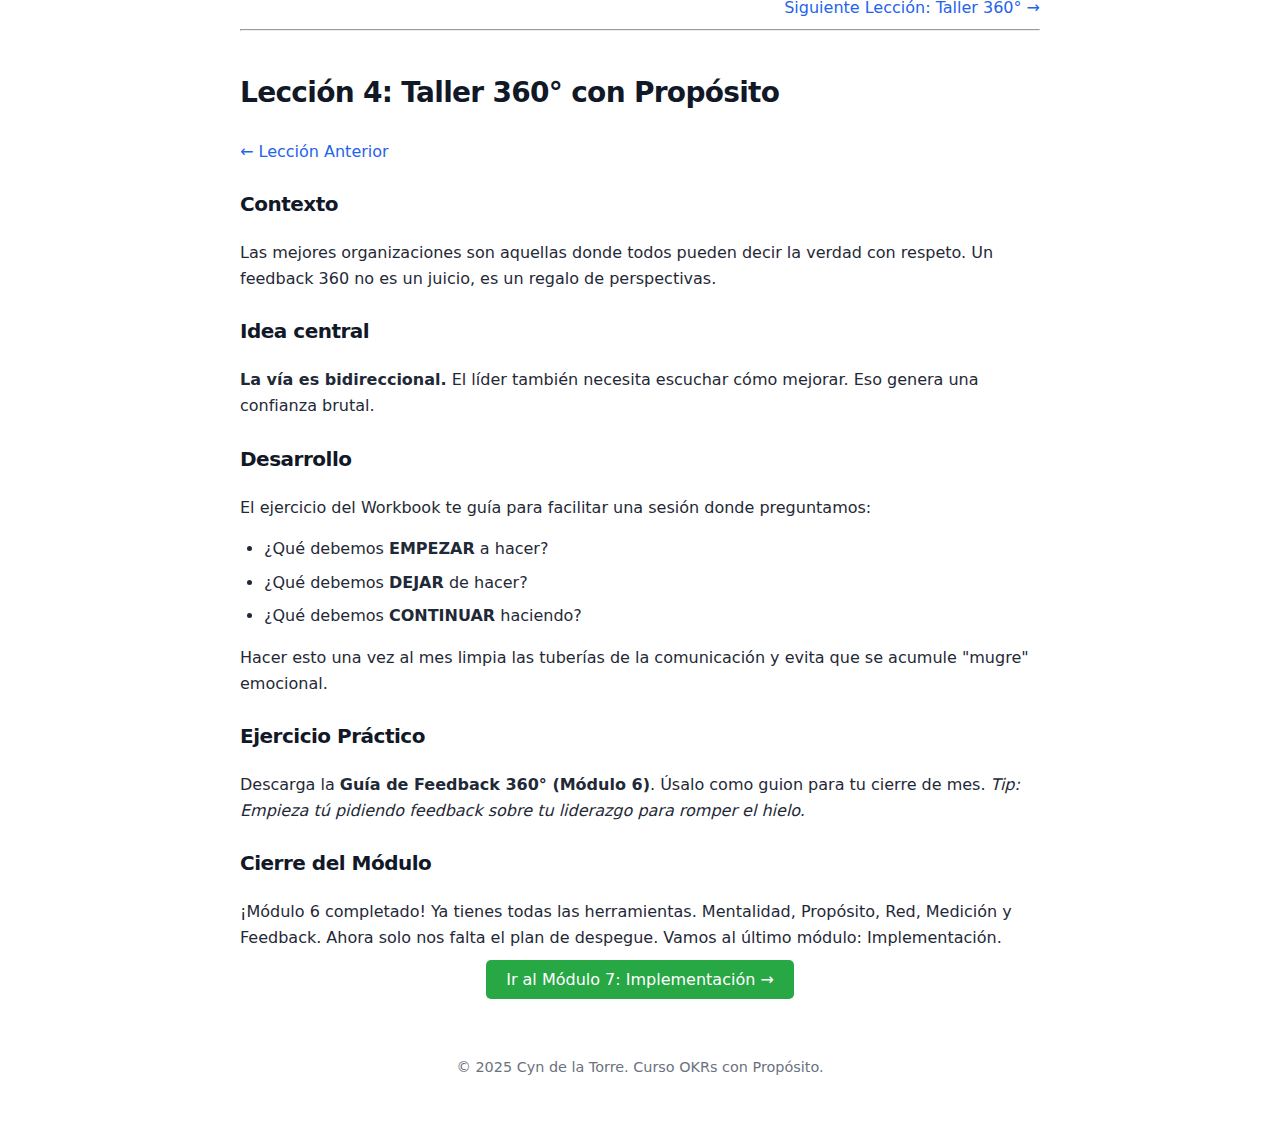
<file: course/modules/module_06.html>
<!DOCTYPE html>
<html lang="es">
<head>
    <meta charset="UTF-8">
    <meta name="viewport" content="width=device-width, initial-scale=1.0">
    <title>module_06 - OKRs con Propósito</title>
    <link rel="stylesheet" href="../../assets/style.css">
</head>
<body>
    <header>
        <div class="logo">
            <a href="../../index.html" style="font-weight: bold; font-size: 1.2rem; color: #111;">🧭 OKRs con Propósito</a>
        </div>
        <nav>
            <a href="../../index.html">Inicio</a>
            <a href="../../course/modules/module_01.html">Módulo 1</a>
        </nav>
    </header>

    <main>
        <h1>Módulo 6: Adaptación – Feedback como Acto de Cuidado</h1>
<p><strong>Objetivo:</strong> Instaurar una rutina de feedback continuo que permita la adaptación rápida y fortalezca la confianza.</p>
<p><strong>Al terminar este módulo:</strong></p>
<ul>
<li>Abandonarás la &quot;planeación estática&quot;.</li>
<li>Aprenderás a dar feedback &quot;instantáneo&quot; (técnica deportiva).</li>
<li>Usarás Preguntas Poderosas para desbloquear a tu equipo.</li>
</ul>
<p><strong>Tu Progreso:</strong></p>
<ol>
<li><input disabled="" type="checkbox"> Lección 1: Fin de la planeación estática</li>
<li><input disabled="" type="checkbox"> Lección 2: Feedback Instantáneo</li>
<li><input disabled="" type="checkbox"> Lección 3: Preguntas Poderosas</li>
<li><input disabled="" type="checkbox"> Lección 4: Taller 360°</li>
</ol>
<hr>
<h2><a id="l1"></a>Lección 1: El fin de la planeación estática</h2>
<h3>Contexto</h3>
<p>¿Alguna vez has seguido el GPS ciegamente y terminado en una calle bloqueada? Eso pasa cuando amamos más el plan que la realidad.</p>
<h3>Idea central</h3>
<p><strong>Enamórate del problema, no de tu solución.</strong> Los OKRs no son rieles de tren (rígidos), son un volante (ajustable).</p>
<h3>Desarrollo</h3>
<ul>
<li><strong>Mito:</strong> &quot;Si planeamos bien en enero, todo saldrá igual en diciembre&quot;. Falso. El mundo cambia demasiado rápido.</li>
<li><strong>Realidad:</strong> La estrategia vive en las conversaciones semanales, no en el documento inicial.</li>
<li><strong>Adaptación:</strong> Si el mercado cambia, tus KRs deben cambiar. Eso no es &quot;fallar&quot;, es ser inteligente.</li>
</ul>
<h3>Ejemplo</h3>
<p>Plan estático: &quot;Vender paraguas en verano porque así lo pusimos en el presupuesto&quot;. (Nadie compra).
Adaptación: &quot;Vimos que hace calor, cambiamos el KR de paraguas a sombrillas de sol&quot;. (Éxito).</p>
<div align="right">
  <a href="#l2">Siguiente Lección: Feedback Instantáneo →</a>
</div>

<hr>
<h2><a id="l2"></a>Lección 2: Feedback Instantáneo</h2>
<div align="left">
  <a href="#l1">← Lección Anterior</a>
</div>

<h3>Contexto</h3>
<p>Imagina un partido de fútbol donde el entrenador no dice nada hasta que termina el juego. Absurdo, ¿verdad? El jugador necesita saber si falló el pase AHORA. En la oficina, esperamos meses para dar feedback.</p>
<h3>Idea central</h3>
<p><strong>El feedback útil caduca rápido.</strong> Decirle a alguien en diciembre lo que hizo mal en marzo es inútil y frustrante.</p>
<h3>Desarrollo</h3>
<p>Lecciones del deporte para la oficina:</p>
<ol>
<li><strong>Tiempo real:</strong> Dilo en el momento (o máximo esa semana).</li>
<li><strong>Intención:</strong> Te corrijo para que ganes, no para humillarte.</li>
<li><strong>Especificidad:</strong> &quot;Mejora tu actitud&quot; es vago. &quot;En la reunión interrumpiste a X tres veces, déjalo terminar&quot; es claro.</li>
</ol>
<h3>Historia Personal (Cyn)</h3>
<p>Cuando jugué tochito, mis compañeras me gritaban &quot;¡Cubre más cerca!&quot; en plena jugada. No se esperaban. Eso me hizo aprender en minutos lo que me hubiera tomado años.</p>
<h3>Ejercicio</h3>
<p><strong>Reto de 24 horas:</strong> Hoy, cuando veas algo que se puede mejorar (o celebrar), dilo en los siguientes 5 minutos.
<em>&quot;Oye, me gustó mucho cómo manejaste esa llamada&quot;</em>.</p>
<div align="right">
  <a href="#l3">Siguiente Lección: Preguntas Poderosas →</a>
</div>

<hr>
<h2><a id="l3"></a>Lección 3: Preguntas Poderosas</h2>
<div align="left">
  <a href="#l2">← Lección Anterior</a>
</div>

<h3>Contexto</h3>
<p>La calidad de tu liderazgo depende de la calidad de tus preguntas. Si solo preguntas &quot;¿Cómo vas?&quot;, obtendrás respuestas vacías como &quot;Bien&quot;.</p>
<h3>Idea central</h3>
<p><strong>Tu rol es quitar piedras del camino.</strong> Deja de preguntar solo por la tarea y pregunta por la persona y el proceso.</p>
<h3>Desarrollo</h3>
<p>Usa estas llaves en tus reuniones 1 a 1:</p>
<ol>
<li><strong>Detectar Barreras:</strong> <em>&quot;¿Qué obstáculo te frenó esta semana y qué puedo hacer yo para limpiarte el camino?&quot;</em> (Genera colaboración).</li>
<li><strong>Reconectar Propósito:</strong> <em>&quot;¿Qué parte de tu trabajo de hoy sentiste que realmente aportó valor?&quot;</em> (Genera consciencia).</li>
<li><strong>Futuro:</strong> <em>&quot;¿Qué aprendiste esta semana que usaremos la próxima?&quot;</em></li>
</ol>
<h3>Ejercicio</h3>
<p>Elige UNA pregunta poderosa. Úsala en tu próxima conversación. Escucha la respuesta completa sin interrumpir.</p>
<div align="right">
  <a href="#l4">Siguiente Lección: Taller 360° →</a>
</div>

<hr>
<h2><a id="l4"></a>Lección 4: Taller 360° con Propósito</h2>
<div align="left">
  <a href="#l3">← Lección Anterior</a>
</div>

<h3>Contexto</h3>
<p>Las mejores organizaciones son aquellas donde todos pueden decir la verdad con respeto. Un feedback 360 no es un juicio, es un regalo de perspectivas.</p>
<h3>Idea central</h3>
<p><strong>La vía es bidireccional.</strong> El líder también necesita escuchar cómo mejorar. Eso genera una confianza brutal.</p>
<h3>Desarrollo</h3>
<p>El ejercicio del Workbook te guía para facilitar una sesión donde preguntamos:</p>
<ul>
<li>¿Qué debemos <strong>EMPEZAR</strong> a hacer?</li>
<li>¿Qué debemos <strong>DEJAR</strong> de hacer?</li>
<li>¿Qué debemos <strong>CONTINUAR</strong> haciendo?</li>
</ul>
<p>Hacer esto una vez al mes limpia las tuberías de la comunicación y evita que se acumule &quot;mugre&quot; emocional.</p>
<h3>Ejercicio Práctico</h3>
<p>Descarga la <strong>Guía de Feedback 360° (Módulo 6)</strong>. Úsalo como guion para tu cierre de mes.
<em>Tip: Empieza tú pidiendo feedback sobre tu liderazgo para romper el hielo.</em></p>
<h3>Cierre del Módulo</h3>
<p>¡Módulo 6 completado! Ya tienes todas las herramientas. Mentalidad, Propósito, Red, Medición y Feedback. Ahora solo nos falta el plan de despegue. Vamos al último módulo: Implementación.</p>
<div align="center">
  <a href="../../course/modules/module_07.html" style="background-color: #28a745; color: white; padding: 10px 20px; text-decoration: none; border-radius: 5px;">Ir al Módulo 7: Implementación →</a>
</div>

    </main>

    <footer style="margin-top: 4rem; text-align: center; color: #6b7280; font-size: 0.9rem;">
        <p>© 2025 Cyn de la Torre. Curso OKRs con Propósito.</p>
    </footer>
</body>
</html>
</file>
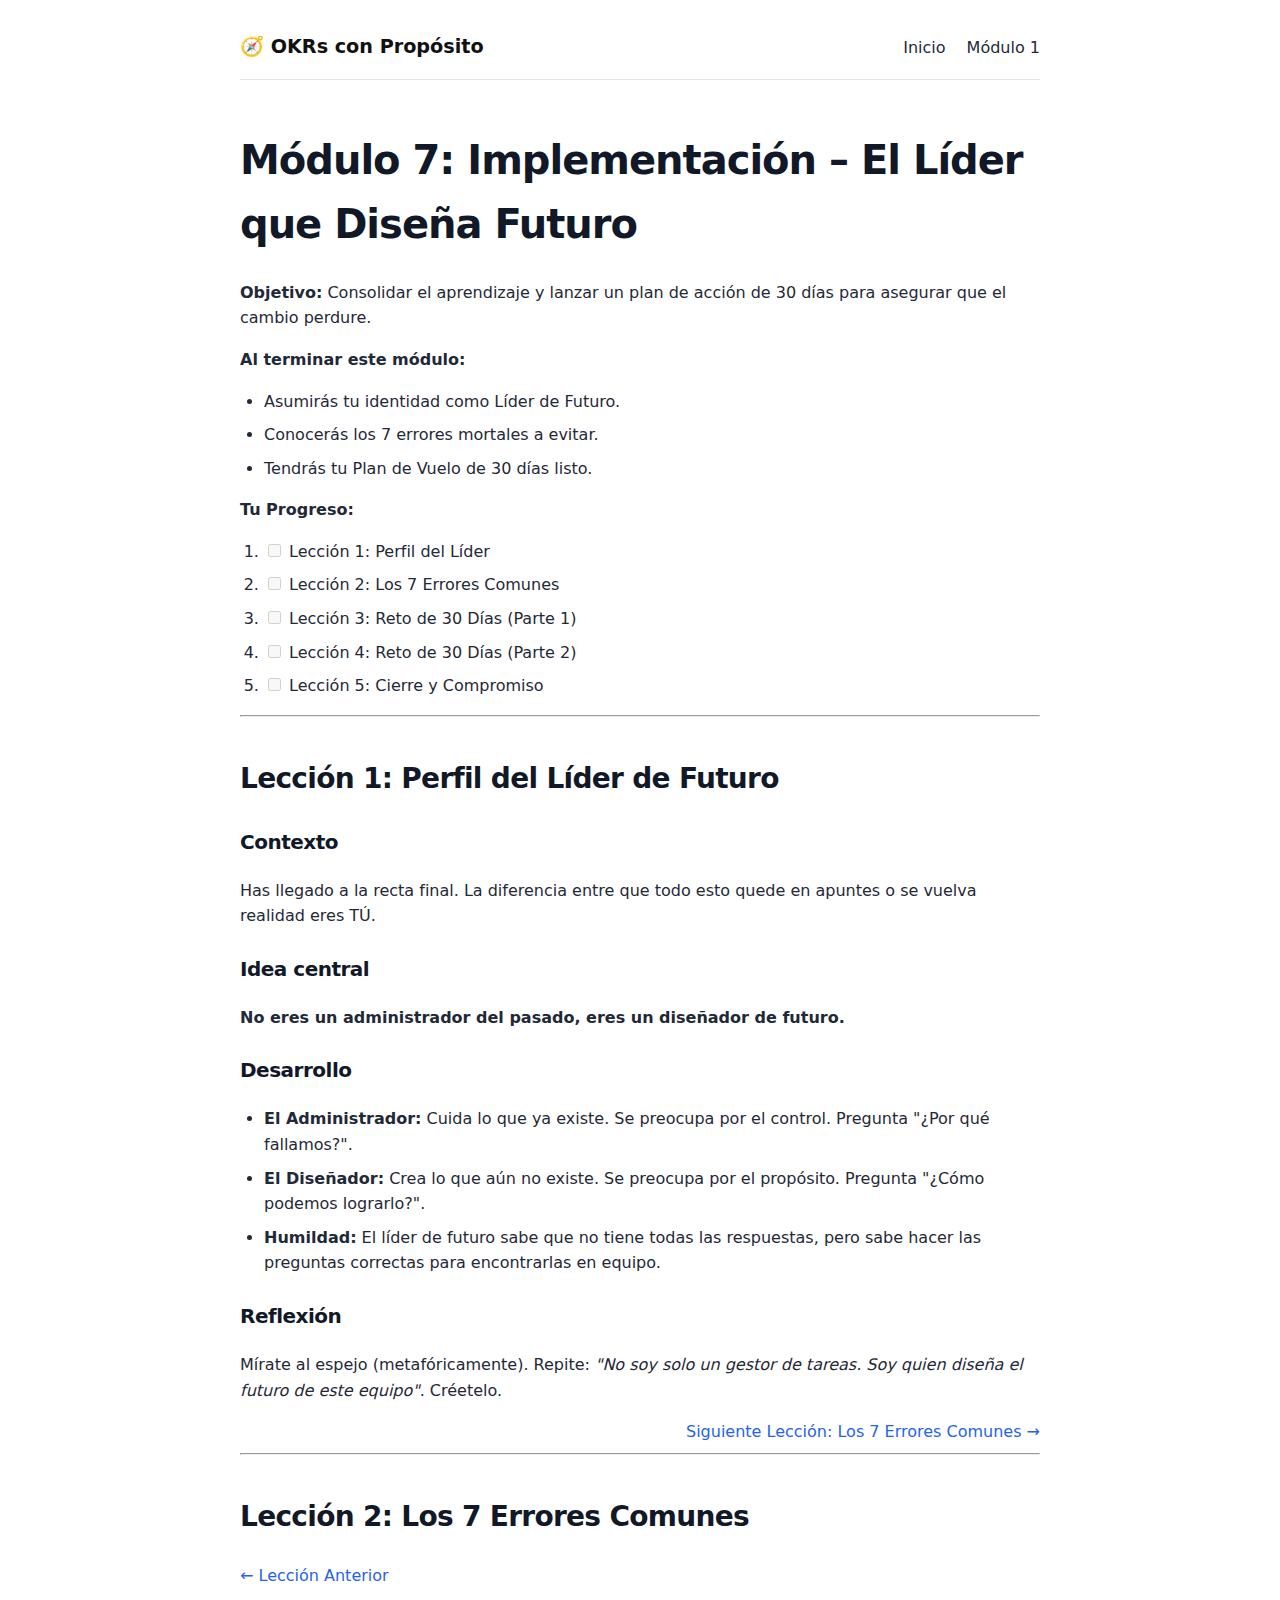
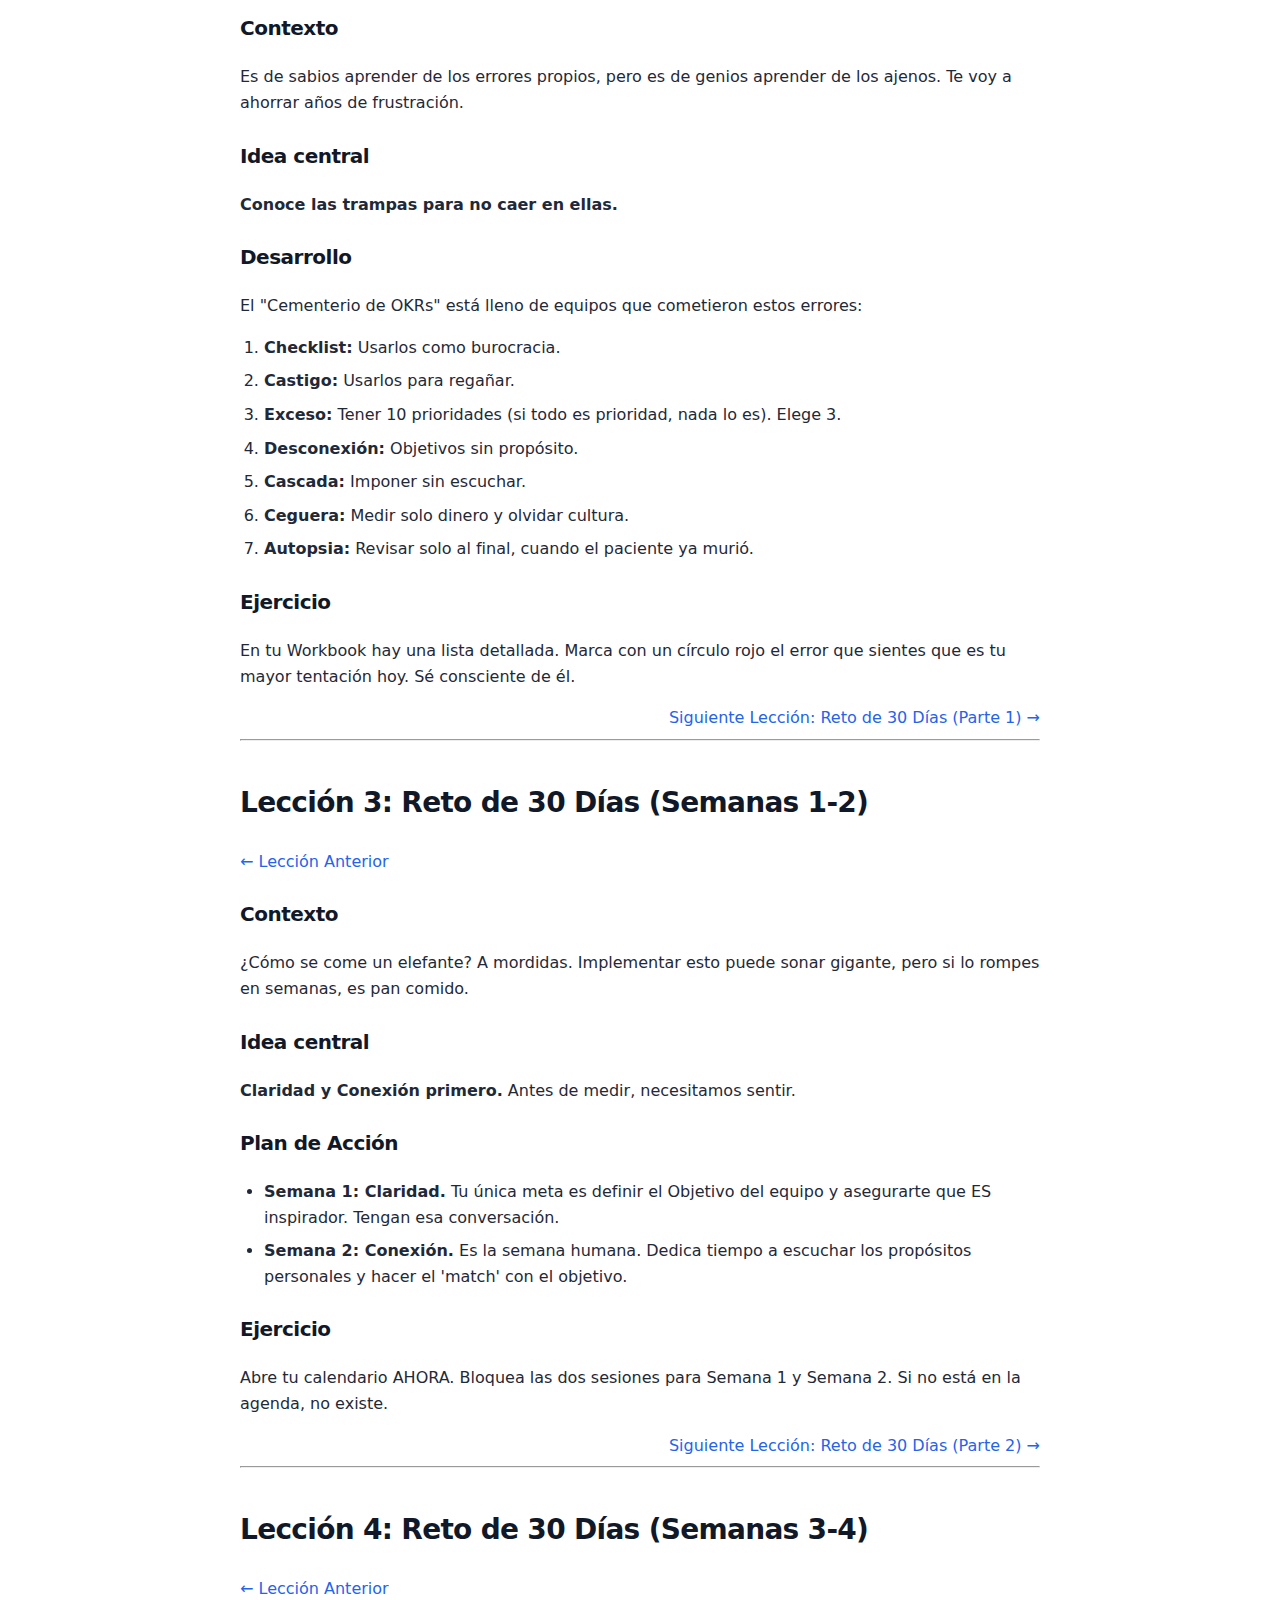
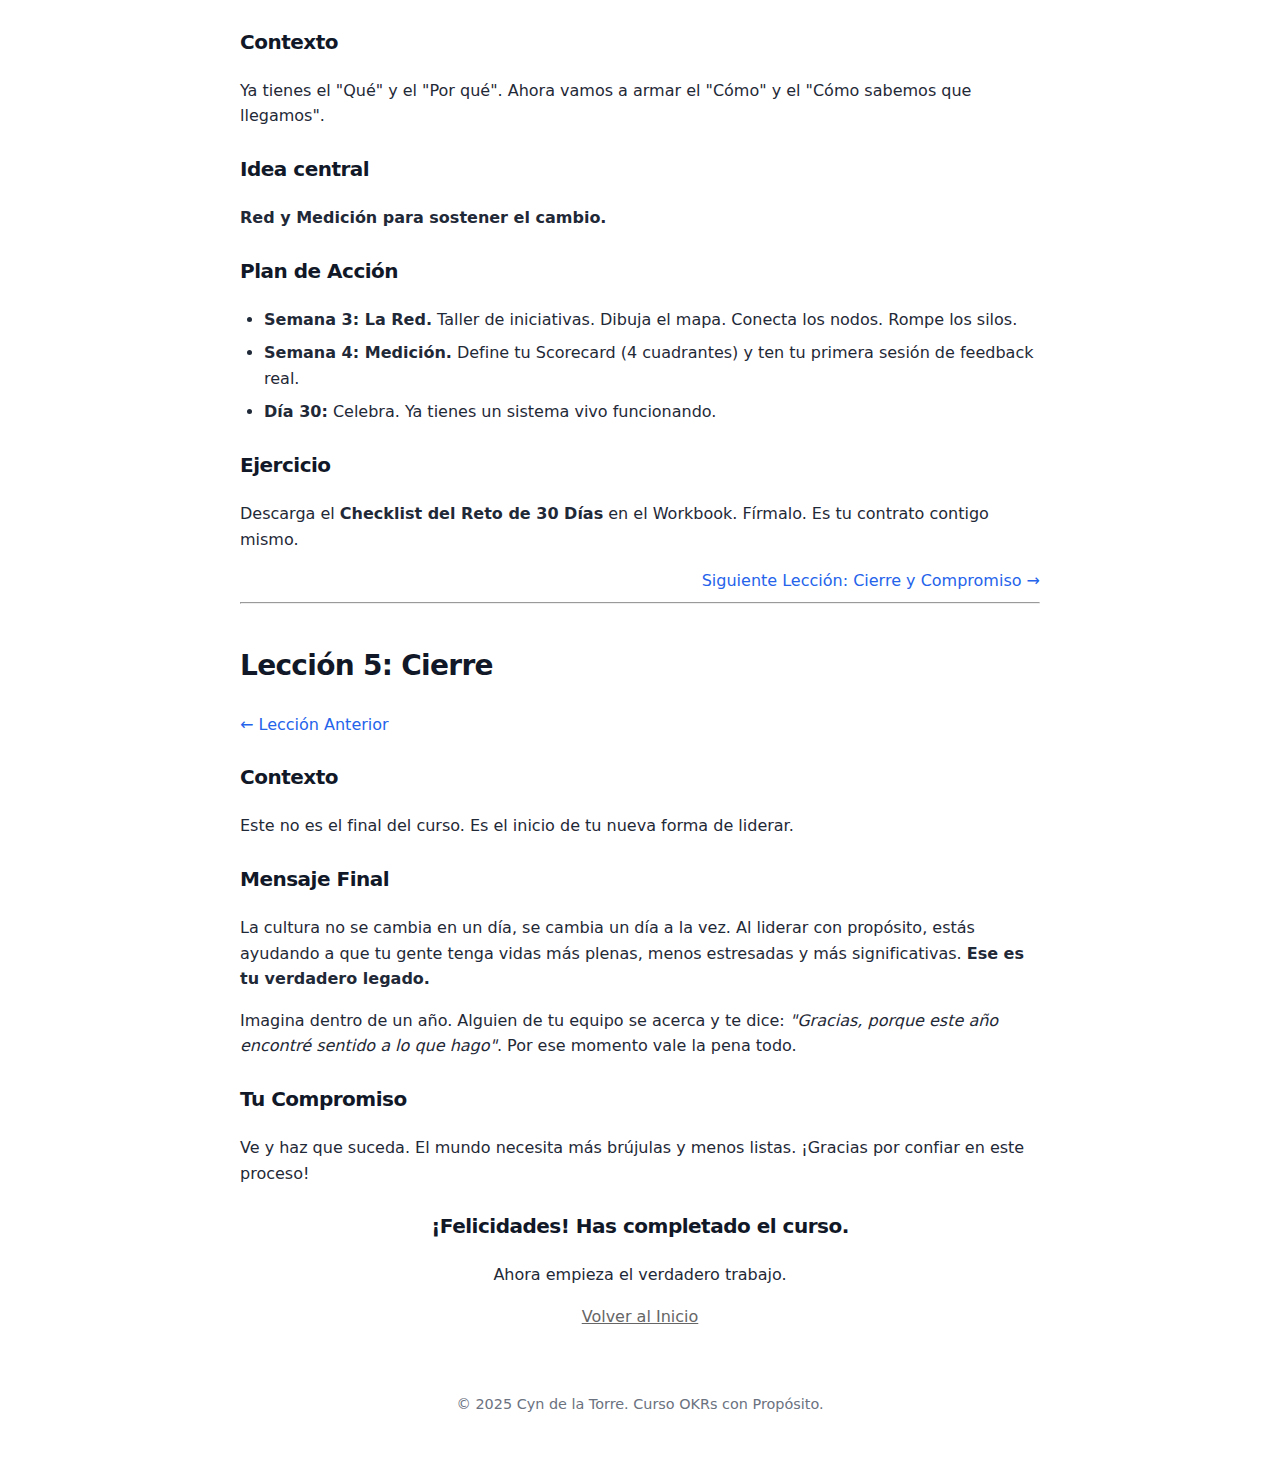
<file: course/modules/module_07.html>
<!DOCTYPE html>
<html lang="es">
<head>
    <meta charset="UTF-8">
    <meta name="viewport" content="width=device-width, initial-scale=1.0">
    <title>module_07 - OKRs con Propósito</title>
    <link rel="stylesheet" href="../../assets/style.css">
</head>
<body>
    <header>
        <div class="logo">
            <a href="../../index.html" style="font-weight: bold; font-size: 1.2rem; color: #111;">🧭 OKRs con Propósito</a>
        </div>
        <nav>
            <a href="../../index.html">Inicio</a>
            <a href="../../course/modules/module_01.html">Módulo 1</a>
        </nav>
    </header>

    <main>
        <h1>Módulo 7: Implementación – El Líder que Diseña Futuro</h1>
<p><strong>Objetivo:</strong> Consolidar el aprendizaje y lanzar un plan de acción de 30 días para asegurar que el cambio perdure.</p>
<p><strong>Al terminar este módulo:</strong></p>
<ul>
<li>Asumirás tu identidad como Líder de Futuro.</li>
<li>Conocerás los 7 errores mortales a evitar.</li>
<li>Tendrás tu Plan de Vuelo de 30 días listo.</li>
</ul>
<p><strong>Tu Progreso:</strong></p>
<ol>
<li><input disabled="" type="checkbox"> Lección 1: Perfil del Líder</li>
<li><input disabled="" type="checkbox"> Lección 2: Los 7 Errores Comunes</li>
<li><input disabled="" type="checkbox"> Lección 3: Reto de 30 Días (Parte 1)</li>
<li><input disabled="" type="checkbox"> Lección 4: Reto de 30 Días (Parte 2)</li>
<li><input disabled="" type="checkbox"> Lección 5: Cierre y Compromiso</li>
</ol>
<hr>
<h2><a id="l1"></a>Lección 1: Perfil del Líder de Futuro</h2>
<h3>Contexto</h3>
<p>Has llegado a la recta final. La diferencia entre que todo esto quede en apuntes o se vuelva realidad eres TÚ.</p>
<h3>Idea central</h3>
<p><strong>No eres un administrador del pasado, eres un diseñador de futuro.</strong></p>
<h3>Desarrollo</h3>
<ul>
<li><strong>El Administrador:</strong> Cuida lo que ya existe. Se preocupa por el control. Pregunta &quot;¿Por qué fallamos?&quot;.</li>
<li><strong>El Diseñador:</strong> Crea lo que aún no existe. Se preocupa por el propósito. Pregunta &quot;¿Cómo podemos lograrlo?&quot;.</li>
<li><strong>Humildad:</strong> El líder de futuro sabe que no tiene todas las respuestas, pero sabe hacer las preguntas correctas para encontrarlas en equipo.</li>
</ul>
<h3>Reflexión</h3>
<p>Mírate al espejo (metafóricamente). Repite: <em>&quot;No soy solo un gestor de tareas. Soy quien diseña el futuro de este equipo&quot;</em>. Créetelo.</p>
<div align="right">
  <a href="#l2">Siguiente Lección: Los 7 Errores Comunes →</a>
</div>

<hr>
<h2><a id="l2"></a>Lección 2: Los 7 Errores Comunes</h2>
<div align="left">
  <a href="#l1">← Lección Anterior</a>
</div>

<h3>Contexto</h3>
<p>Es de sabios aprender de los errores propios, pero es de genios aprender de los ajenos. Te voy a ahorrar años de frustración.</p>
<h3>Idea central</h3>
<p><strong>Conoce las trampas para no caer en ellas.</strong></p>
<h3>Desarrollo</h3>
<p>El &quot;Cementerio de OKRs&quot; está lleno de equipos que cometieron estos errores:</p>
<ol>
<li><strong>Checklist:</strong> Usarlos como burocracia.</li>
<li><strong>Castigo:</strong> Usarlos para regañar.</li>
<li><strong>Exceso:</strong> Tener 10 prioridades (si todo es prioridad, nada lo es). Elege 3.</li>
<li><strong>Desconexión:</strong> Objetivos sin propósito.</li>
<li><strong>Cascada:</strong> Imponer sin escuchar.</li>
<li><strong>Ceguera:</strong> Medir solo dinero y olvidar cultura.</li>
<li><strong>Autopsia:</strong> Revisar solo al final, cuando el paciente ya murió.</li>
</ol>
<h3>Ejercicio</h3>
<p>En tu Workbook hay una lista detallada. Marca con un círculo rojo el error que sientes que es tu mayor tentación hoy. Sé consciente de él.</p>
<div align="right">
  <a href="#l3">Siguiente Lección: Reto de 30 Días (Parte 1) →</a>
</div>

<hr>
<h2><a id="l3"></a>Lección 3: Reto de 30 Días (Semanas 1-2)</h2>
<div align="left">
  <a href="#l2">← Lección Anterior</a>
</div>

<h3>Contexto</h3>
<p>¿Cómo se come un elefante? A mordidas. Implementar esto puede sonar gigante, pero si lo rompes en semanas, es pan comido.</p>
<h3>Idea central</h3>
<p><strong>Claridad y Conexión primero.</strong> Antes de medir, necesitamos sentir.</p>
<h3>Plan de Acción</h3>
<ul>
<li><strong>Semana 1: Claridad.</strong> Tu única meta es definir el Objetivo del equipo y asegurarte que ES inspirador. Tengan esa conversación.</li>
<li><strong>Semana 2: Conexión.</strong> Es la semana humana. Dedica tiempo a escuchar los propósitos personales y hacer el &#39;match&#39; con el objetivo.</li>
</ul>
<h3>Ejercicio</h3>
<p>Abre tu calendario AHORA. Bloquea las dos sesiones para Semana 1 y Semana 2. Si no está en la agenda, no existe.</p>
<div align="right">
  <a href="#l4">Siguiente Lección: Reto de 30 Días (Parte 2) →</a>
</div>

<hr>
<h2><a id="l4"></a>Lección 4: Reto de 30 Días (Semanas 3-4)</h2>
<div align="left">
  <a href="#l3">← Lección Anterior</a>
</div>

<h3>Contexto</h3>
<p>Ya tienes el &quot;Qué&quot; y el &quot;Por qué&quot;. Ahora vamos a armar el &quot;Cómo&quot; y el &quot;Cómo sabemos que llegamos&quot;.</p>
<h3>Idea central</h3>
<p><strong>Red y Medición para sostener el cambio.</strong></p>
<h3>Plan de Acción</h3>
<ul>
<li><strong>Semana 3: La Red.</strong> Taller de iniciativas. Dibuja el mapa. Conecta los nodos. Rompe los silos.</li>
<li><strong>Semana 4: Medición.</strong> Define tu Scorecard (4 cuadrantes) y ten tu primera sesión de feedback real.</li>
<li><strong>Día 30:</strong> Celebra. Ya tienes un sistema vivo funcionando.</li>
</ul>
<h3>Ejercicio</h3>
<p>Descarga el <strong>Checklist del Reto de 30 Días</strong> en el Workbook. Fírmalo. Es tu contrato contigo mismo.</p>
<div align="right">
  <a href="#l5">Siguiente Lección: Cierre y Compromiso →</a>
</div>

<hr>
<h2><a id="l5"></a>Lección 5: Cierre</h2>
<div align="left">
  <a href="#l4">← Lección Anterior</a>
</div>

<h3>Contexto</h3>
<p>Este no es el final del curso. Es el inicio de tu nueva forma de liderar.</p>
<h3>Mensaje Final</h3>
<p>La cultura no se cambia en un día, se cambia un día a la vez.
Al liderar con propósito, estás ayudando a que tu gente tenga vidas más plenas, menos estresadas y más significativas. <strong>Ese es tu verdadero legado.</strong></p>
<p>Imagina dentro de un año. Alguien de tu equipo se acerca y te dice: <em>&quot;Gracias, porque este año encontré sentido a lo que hago&quot;</em>. Por ese momento vale la pena todo.</p>
<h3>Tu Compromiso</h3>
<p>Ve y haz que suceda. El mundo necesita más brújulas y menos listas. ¡Gracias por confiar en este proceso!</p>
<div align="center">
  <h3>¡Felicidades! Has completado el curso.</h3>
  <p>Ahora empieza el verdadero trabajo.</p>
  <a href="/web/landing.html" style="color: #666; text-decoration: underline;">Volver al Inicio</a>
</div>

    </main>

    <footer style="margin-top: 4rem; text-align: center; color: #6b7280; font-size: 0.9rem;">
        <p>© 2025 Cyn de la Torre. Curso OKRs con Propósito.</p>
    </footer>
</body>
</html>
</file>
<file: assets/style.css>
:root {
  --primary: #2563eb;
  --text: #1f2937;
  --bg: #ffffff;
  --accent: #f3f4f6;
  --border: #e5e7eb;
}

body {
  font-family: 'Inter', system-ui, -apple-system, sans-serif;
  line-height: 1.6;
  color: var(--text);
  max-width: 800px;
  margin: 0 auto;
  padding: 2rem;
  background: var(--bg);
}

header {
  margin-bottom: 3rem;
  padding-bottom: 1rem;
  border-bottom: 1px solid var(--border);
  display: flex;
  justify-content: space-between;
  align-items: center;
}

nav a {
  text-decoration: none;
  color: var(--text);
  font-weight: 500;
  margin-left: 1rem;
}

nav a:hover {
  color: var(--primary);
}

h1, h2, h3 {
  letter-spacing: -0.025em;
  color: #111827;
}

h1 { font-size: 2.5rem; margin-bottom: 1.5rem; }
h2 { font-size: 1.75rem; margin-top: 2.5rem; }
h3 { font-size: 1.25rem; margin-top: 1.5rem; }

a {
  color: var(--primary);
  text-decoration: none;
}

a:hover {
  text-decoration: underline;
}

blockquote {
  border-left: 4px solid var(--primary);
  margin: 1.5rem 0;
  padding: 0.5rem 1rem;
  background: var(--accent);
  font-style: italic;
}

code {
  background: var(--accent);
  padding: 0.2em 0.4em;
  border-radius: 4px;
  font-size: 0.9em;
}

ul, ol {
  padding-left: 1.5rem;
}

li {
  margin-bottom: 0.5rem;
}

/* Landing Page Specifics */
details {
  background: var(--accent);
  margin-bottom: 1rem;
  border-radius: 6px;
  overflow: hidden;
}

details summary {
  padding: 1rem;
  cursor: pointer;
  font-weight: 600;
  list-style: none; /* Hide default triangle */
}

details summary::-webkit-details-marker {
  display: none;
}

details summary:hover {
  background: #e5e7eb;
}

details[open] summary {
  border-bottom: 1px solid var(--border);
}

details ul {
  padding: 1rem 2rem;
  margin: 0;
  background: #fff;
}

/* Buttons */
.btn {
  display: inline-block;
  background: var(--primary);
  color: white;
  padding: 0.75rem 1.5rem;
  border-radius: 6px;
  font-weight: 600;
  text-decoration: none;
  transition: background 0.2s;
}

.btn:hover {
  background: #1d4ed8;
  text-decoration: none;
}

.navigation {
  display: flex;
  justify-content: space-between;
  margin-top: 3rem;
  padding-top: 2rem;
  border-top: 1px solid var(--border);
}

.nav-prev, .nav-next {
  display: flex;
  align-items: center;
  gap: 0.5rem;
}
</file>
